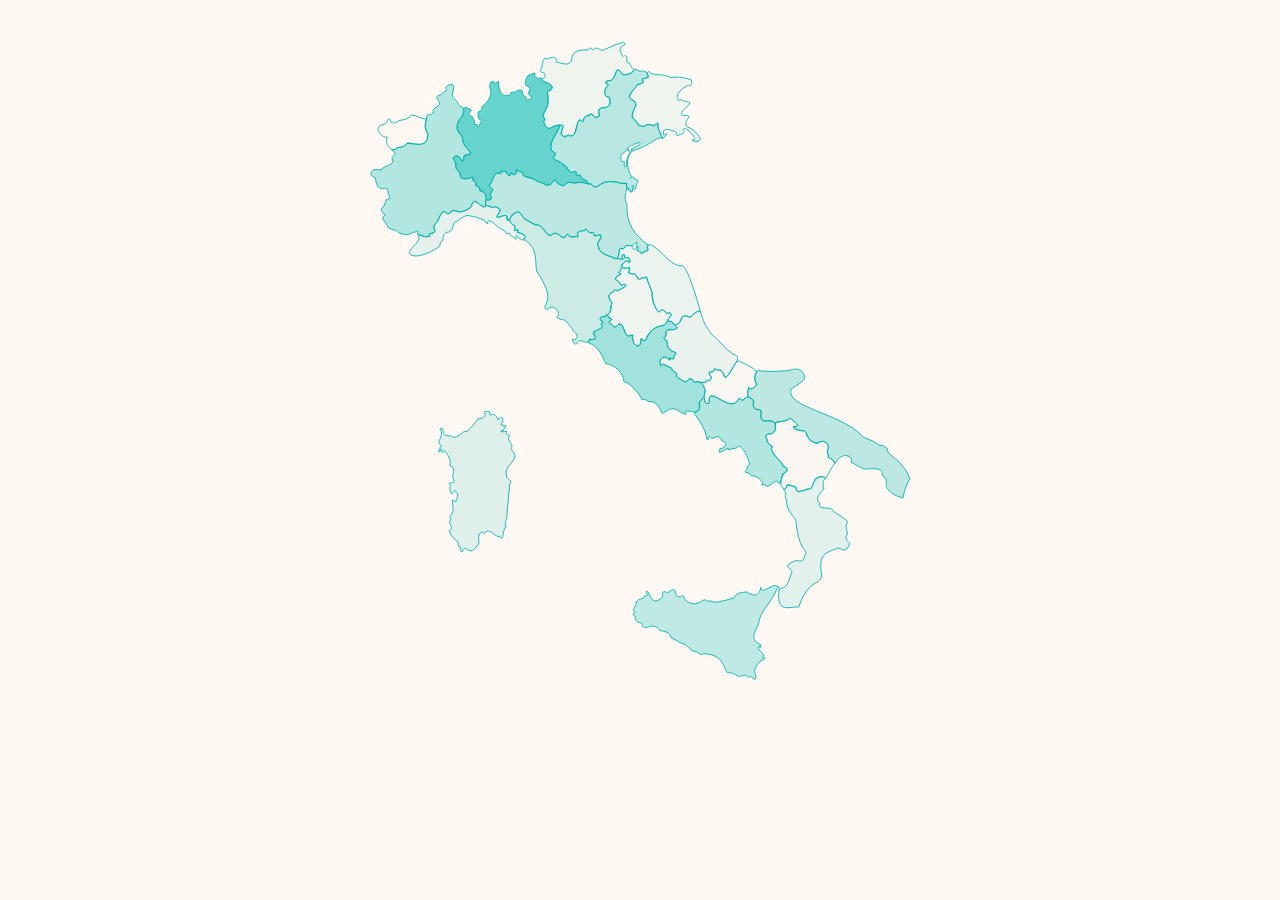
<file: website/map_all2015.html>
<!doctype html>
<html>
    
    <head>
        <link rel="stylesheet" type="text/css" href="css/stileregioni2015.css">
        <meta charset="UTF-8">
        <title>Map Sample</title>
    </head>
    
    <body>
                            
        <div class="map">
            <svg version="1.1" id="Livello_1" xmlns="http://www.w3.org/2000/svg" xmlns:xlink="http://www.w3.org/1999/xlink" x="0px" y="0px" width="724.9px" height="808.8px" viewBox="0 0 724.9 808.8" style="enable-background:new 0 0 724.9 808.8;" xml:space="preserve">
                
                <g id="mar">
                    <path class="st0" d="M411,295.3c-13.4,3.1-26-22.3-38.6-24.1c-3.6,3.8,0.5,6.8-1.2,7.2c-5,0.6-5.6,2.7-7.2,3.4
                    c-5.6-6.2-5.6-1-3.6-7.6c-1.4-1.2-1.8-0.9-1.8-1.1c-0.2,6-6.1,3.5-5.1,0c0.3-1.5-4,0.2-4-0.5c-5.4-0.9-3.7,2.3-5.8,3.4
                    c-5.6-1-5.6,2.1-5.1,4.2c0.3,2.6-2.5,4.9-1.6,7.3c6.2,0.6,7.2,1.7,4.2-3c4.5-4.2,2.9,1.5,3.7,2.2c5.7-1.8,6.9,2.2,5.5,5
                    c-1.5,2.1-1.6-1.9-2.2-2c-2.7,0.8-7.9,4.7-6.6,5.3c-0.6,5.4,6.7,3.4,8.6,2.4c0.8,7.7-4.9,5.6,3.5,7.8c3.6-1.9,5.3,3.8,6.1,4.9
                    c1.8,2.5,3.8,0.6,4.3-0.3c2.5-0.9,3.8,1.2,5-1.5c3.1,5.3,5.1,13.1,7.2,18.1c-1,8.6,3.5,17.2,7.3,22.4c7.5-7,7.6,4.3,12.6,0.9
                    c5.4,1.7-2.5,7.5-2.1,8c-1.4,4.1,6.8-0.3,5.8,3.9c2.8,5,10.5-2.2,9.3-3.2c0.9-6.4,6.5-5.9,9.9-3.6c5.3-2.5,7.5-8,12.7-6.7
                    C422.7,316.2,416.3,298.9,411,295.3z"/>
                </g>
                
                <g id="abr">
                    <path class="st0" d="M469.2,397.1c-9.5-6.4-15.3-15.2-23.6-22.1c-18.1-19.7-8.2-35.6-23.2-22.5c-3.6,4.6-4.4-0.2-7.5,0.6
                    c-7,0.2-5.2,9.2-10.9,9.9c-1.4,0.6-0.9,0.4-1.5,0.6c6.9,5.4-3.3,6.2-6.5,4.9c-7.2,3-1.8,9-5.1,8.6c-2.9,2.2,1.4,3.3,1.6,4
                    c3.5,15.4,7.2,10.9,11.2,14.5c-3.2,3.9-2.7,9.5-6.7,5.4c-2.2-0.2,0.7,1.7-0.1,2.5c-4.4-1.5-6.5-5.6-8.8-2.2
                    c-4.6,2.3-1.8,5.9-2.1,8.4c2.2,1.6,3.1-3.1,4.6-0.6c14.8,6.5,4.6,5.3,11.9,8.4c3.7,1.5,1.4,3.2,1.2,4.8c3,2.7,8.2,5.8,11.3,6.3
                    c3.2,0.5,3.9-7.1,5.5-2.8c2.6-0.6,2.7,1.2,3.1,2.4c2.2,2.2,6.3-0.6,8.7,1.3c4.4-0.1,5.8,1,5.4-0.9c3.5-3,3.2,0.4,6-3.3
                    c1.9-2.4-6.2-10.4,0.9-7.4c3.1,0.4,1.6-3.4,3.4-3.9c6.9,2,9.1,1.3,10.4,6.9c2.2,11,15.5-18.3,15.9-17.4
                    C475,399,472.3,397.7,469.2,397.1z"/>
                </g>
                
                <g id="mol">
                    <path class="st0" d="M495.8,417.8c0.2-5.1-20-12.1-20.2-13.2c-5.4,1.7-12.2,21.3-15.5,18.9c-6.6-14.6-6.3-4.3-10.3-9.4
                    c-3.5-0.8-2.1,1.9-3.3,3.1c-2.5,2.3-3.4-2.3-4.6,0.9c-0.1,2.8,1.7,4.5,2.5,5.1c1.3,2.5-4.8,5.6-4.3,4.3c-1.9-1.8-2.6,4.2-5.3,1.4
                    c-1.1-0.5-2,2.1-1,2.5c7.6,7.7-3.2,25.9,8.9,21.5c-3.8-11.9,5.4-6.5,5.3-7.2c10.3,4.3,22,14.8,27.9,2.2c4.6,1.3,3.8,3.6,6.9,0.2
                    c3.9-3.4,4-1.4,4.6-2.1c-3.7-3.9,0.4-8.4-0.5-10.8c5.8,4.9,5.9-2.6,9.3-2.9C492,422,495.1,422.3,495.8,417.8z"/>
                </g>
                
                <g id="laz">
                    <path class="st0" d="M437.4,439.2c-1.3-7.8-7.9-12.9-11.9-9.7c-3.3-1.4-1.4-4.6-4.8-3.6c-2.9-4.2-3.1,8.5-11.7-0.4
                    c-6.9-1.6-4.1-3.9-4.5-6.8c-7.2-3.5-4.1-2.4-6.2-6.1c-12.2-3.9-5.8-5.1-11.7-2.3c-4.3-10,5.6-11.9,8.6-7.4c2.6,2.6,1.9-1,1-1.1
                    c1.7-1.5,5.8,4,5.2-1.5c-0.3-4.5,2.8-2.4,2.3-4.5c-9.2-4-10.3-6.6-9.8-12.4c-1.9-4.6-4.8-2.9-3.8-5.1c3.6-2.5,1.1-6.2,3.8-8.7
                    c9.1-1,15.4-1.3,7.5-6.7c-7.1-9.8-9.9,1.8-12.3,1.1c-10.1,1.5-17.7,8.1-18.7,14.9c-5.5,7-5.4-2.2-6.9,0.5
                    c0.2,15.4-10.4,4.3-8.4,3.1c-3.6-7.2,1.2-6-1.6-7.5c-12.1,7.1-8-21.7-17.9-9.8c-3.9,2.1-4-2.4-6.2-2.3c-5.8-5.7,2.5-4.1,0.8-6
                    c-12.7-10.8-4.4,0.7-10.1-3.3c-6.4,1.3-1.9,5.7,0.1,6.6c-5.4,3.3,1.5,4.4-1.1,6c-10.3,6.9-10,3.7-10.2,6.1c5.4,8.1,0.5,8.6-4.1,7.2
                    c-1.6,1.9-1.4,4.3-0.9,4.8c11.6,3.7,14.9,15.3,19.4,23.6c10.3,0.9,21.2,12,20.6,20.7c5.4,1.3,10.3,5.8,13,9.7
                    c4,4.1,6.6,7.7,7.4,10.8c3.8-0.4,5.7,0.3,7.4,2.4c8.1-1.5,13.3,5.8,14.9,11.5c0.9,2.3,1.8,1.8,2,2.1c15.8-13,19.3,1.9,24-0.6
                    c1.2,2.8,2.7,0.5,2.8,1c-3.7-7.3,10.9,0.4,12.3-2.4c4.6-2.9,3.1-7.7,2.8-11.3C435.3,449.2,436.7,442.4,437.4,439.2z"/>
                </g>
                
                <g id="umb">
                    <path class="st0" d="M392.9,350c-6-6.4-6.1-3.7-8.3-1.2c-6.2-4.4-8.5-15.8-8.2-22.4c-1.8-6.9-5.4-11.2-5.9-16.9
                    c-1.1-2.8-9.6,3.2-9.8,1.2c-4-8.1-7.4-5.2-11.2-6.9c0.6-5.1,4.2-7.6-3.3-5.1c-7-3.6-5,2.7-7,3.8c-3.2,1.2,2.6,1.9,1.2,2.9
                    c-9.5,4.8-6,6.3-1.9,9c3,6.8,3.8,1.7,7,2.6c2.9,3.6-6.2,4.7-5.8,5.8c-4.8,3.2-6-2-8,2.9c-7.3,1.9-5.1,9.3-2.2,10.9
                    c2.5,1.4-1.5,5.5-1.1,6.7c1.2,8.9-4,7.2-3,9.2c0.5,5.1,4.1,2.6,4.6,4.5c-6.9,5.3,0.2,4.6,2.1,8.2c4,2.7,4.2-2.8,6.5-2.9
                    c9,2.9,4.6,17.8,13.6,13.2c3.2-1.6,2.1,2.2,1.2,2.4c1.7,5.1,1.3,7.3,3.7,8c4,5.3,7.2-2.2,6.4-5.4c-0.2-3.3,2.2,1.2,2.5,0.8
                    c3.1,1.5,4.9-3.2,4.1-3.6c0.1-3.6,4.6-2.3,3.5-5.7c5-5,8.4-6.4,12.9-7.4c7,0.1,7.5-8.7,11.4-11.8
                    C398.9,347.5,394.8,350.8,392.9,350z"/>
                </g>
                
                <g id="tos">
                    <path class="st0" d="M345,286.5c-1.3-1.6,1-3.9-1.5-3.7c-5.6,1.4,2.6,5-1.6,5.7c-4.2-3.2-7.1,0.8-10.3-2
                    c-7.5-3.9-16.4-4.9-17.3-13.7c-2.7-4.3,10.1-15.2-1.6-11.8c-6.7,1.1,0.2-5.4-7.8-3.1c-5.1-3.8-3.8-6.2-6.4-2.4
                    c-2.7-0.6-6.5,1-8.3,3c3.7,6.3-0.9,2.5-3.5,4c-7.9,0.7-7.5-7.2-10.2,0.6c-6.4,0.5-10.1-8.6-15.1-3.1c-6.2,3.2-10.3-9.6-14.4-10.4
                    c-29.4-8.5-16.6-21.5-31.5-12.5c-8.1,12.5,6.8,9.4,2.9,17.5c2.8,0.8,5.9-1.7,3.2,2.5c0.1,1.8,5.4-0.6,5.8,2.5
                    c2.8,1.6,5.3,2,2.4,4.5c-1.7,2.6,0.3,2.2,1.4,2.5c3.8,2.6,5.8,6.1,8.2,8.5c4.7,10.4,2.9,19.2,4.7,27.3c22.7,33.1,7.3,35.7,9.5,42.1
                    c0.9,1.8,2.2,1.4,2.6,1.6c3.9-8,18.1,2.6,10.6,8.3c3.2,3.7,8.2,2.1,11,4.9c4.1,5.4,7.5,8.2,7.9,10.7c2.2,2.7,6.9,4.7,3.4,9.5
                    c-2.4,3.1-3.6-2.4-4.5,1.3c6.2,11.5,5.1-1.1,10.1,1c10.1,2.3,8.3,3.4,9.1-1.1c8.5-0.9,9.3-1.5,5-7.4c0.5-4.2,14.3-5.5,9.4-10.3
                    c-1.6-1.9,2.4-1.5,1.9-2.6c-8-4.1,0.3-8.2,1-5.6c1.5,0.5,1.4-3.3,2.8-2.6c6.8-0.6,6.8-18,4.6-16.4c-5.1-10.7,4-8.2,4.4-11.7
                    c1.7-2.5,2.8-0.2,3.5,0.2c3.1-0.7,6.1-3.3,8.2-4.1c5.3-5.2-3-2-3.8-2.5c-2-3.8-5.7-5.3-6.6-6.8c2.2-6.7,10.1-3.6,4-7.6
                    c2.4-2.1,4-6.2,3.5-8.4c9.6-12.5,7.1,3.1,9.2-5.2C351.7,285.6,346.3,285.8,345,286.5z"/>
                </g>
                
                <g id="emi">
                    <path class="st0" d="M371.5,276.1c-2.3-2.3,0.5-2.5,0.5-4.2c-4.4-2.8-9.4-7.5-11.8-10.4c-10.5-10.7-13.4-24.2-12.7-36.3
                    c-5.7-9.9,2.2-17-0.8-24.2c-5.5,1.5-7.9-0.9-11.7-1.6c-7.5-0.3-15.5-0.8-20.2,5.1c-7.2,2-5.9-0.3-8.1-2.6
                    c-6.1,0.1-12.4-3.6-18.1-1.1c-8.8-1.5-9.8-0.7-13.1,2.9c-6.6,0-8.4-4.2-10.5-6.8c-5.8,7.8-10.7,7.9-13.9,3.6
                    c-4.4-1.9-8.7-1.7-10-3.9c-6.2-4.6-13.2-1.6-12.9-5.9c-1.6-5.7-2.9-2.1-4-2.8c-2.2-1-2.3-3.7-3.3-2.8c0,13.3-8.3-1.2-7,6.9
                    c-4-0.4-4.8-2.5-5.4-4.9c-7.6,1.1-5-2.5-5.9,3.3c-9.7-5.3-9,11.8-13.2,12.8c0.1,3.5,6.2,4,3.4,6.9c-3.8,3.4-1.6,4.5-1,6.8
                    c-1.3,7.8-7.9-2.2-6.7,8.9c5.6,1.7,9.3,4.6,10.8,1.8c15.4,4.5-8.2,16.7,8.9,10.9c8.7-3,2.4,7.1,7.5,4.4
                    c14.4-21.1,14.7,1.5,19.8,0.1c4.6,1.3,7,5.4,10,6c7.2-2.4,11.9,9,15.4,11.2c3.4,2.2,3.5,0,4-0.1c6.7-6,10.1,5.3,15.1,3.1
                    c2.1-6.7,4.1-3,4.9-1.2c2.8,1.8,6.6-0.2,8.9,0.2c3.3,0.3-2.6-5,2.2-5.3c3.1-2.7,3.1-1.4,5.4-1c3.5-5.8,4.1,0.9,5.7,1.3
                    c3,2.1,5.5-1.3,6.1,1.9c-1.9,5.2,6.4,0.3,7.2,0.9c3.1,7-6.9,8.9-1.9,14.3c1.7,9.8,14.9,10.2,20.8,13.6c2.9-3.4,2.2-8.2,3.1-10.6
                    c0.8-3.8,2.4-0.7,3.5-1.2c3.4-0.5,3.4-4.8,5.3-3.7c9.8,1.3,7.9-3.9,11.2-3.4c-1.8,5.6,3.8,4.9,0.3,7.9c-1.5,3.3,4.5,1,4.2,4
                    C365.4,281.8,373.9,277,371.5,276.1z"/>
                </g>
                
                <g id="ven">
                    <path class="st0" d="M353.9,164.1c26.8-9.5,26.3-16.6,34.6-14.5c-8.3-14.1-3.7-22.2-9.5-14.4c-9.5-4.1-11.3,1.9-14.6,0.5
                    c-6.5-0.7-5.6-8-10.5-9.5c-2-3.2,2.5-11.4,3.6-13.8c0.7-9.2-11.1-6.1-6-13.8c2.9-6.4,6.9-6.4,8.1-11.2c3.8,0.4,3.9-0.2,6-1.7
                    c1.4-0.4,1.2-0.8,0.7-1.4c-5.7-3.4,5.7-3.7,5.6-4.7c-0.1-8.8-7-7.4-9.8-7c-6.5-4.4-7.2-0.7-9.2,1.6c-13.9,6.5-10-2.4-16.3-3.4
                    c-2,2.6-3.8,7.5-4.9,10.3c-2.1,3.8-10.6,1-8.5,5c6.7,1.6-0.3,4.3-0.5,6.3c0,3-2,4.8,0.1,6.6c-1.2,3.9,4.6,1.9,5,3.7
                    c2.3,20.6-16.7,3.6-11.9,20.9c-6.4,4.8-7.7-2.1-8.7-2.3c-4.2,1.5-8.2,2.6-9.5,6c0.3,5.5-2.7,1.8-3.3,1.2
                    c-5.4-0.6-5.3,20.7-10.7,17.9c-2.5,1.7-1.8-1-3.4-1c-14.9,7.8-3.3-13.2-7.1-10.9c-4-1-6.3,8.3-6.8,9.6c-5.9,7.5-9.9,20-1,22.2
                    c0,3.9-4.2,5.1-0.9,8c6.8,0.4,9.1,6.4,13.9,8.2c6.2,12,7.8,2.3,10.4,5.5c2.4,1.1-3,5.2,2.9,3.8c2.5-1.3,2.3,1,2.6,1.1
                    c1.7,5.9,8.2,3,8,7.5c1,4.1,2.7,0,3.6,1c1.9,2.9,4.4,4.6,7,3.4c16.6-11.6,22-2,33.6-3.9c1.4,9,5,10.7,2.6,5.9
                    c3.8,0.9,1.7,6.6,3.4,4.2c-2.1-2.7,1.9,1.4,0.9-1c1.9-0.8-1.2-4.9,0.5-6.4c2.3-1,1.2,2.9,0.6,2.7c3.5,7.2,3.2-6.8,5.4-6.8
                    c1.3-3.1-2.9-2.8-3.5-3.1c-0.8-3-3.1-3.6-4-1.6c-2.8,2.2-0.2-1.5,0.1-1.4c0.5-0.9-1.7-3.6-2-4.2c-7.6-19.8,5.4-25,2.1-25.6
                    c-8.7,9.9-3.6,22.3-8.3,17.9c0.3-3.1,0.5-7.8-1-5.3c-3.8,2.1-2.6-8.6-2.3-8.5c9.2-3.9,2.5-7.8,9-3.4c3.3-1.6-6.8-3.3-0.3-4.3
                    c4.2-5.4,3.5,0.2,4.4-2.4c5.8-5.2,4.2,0.9,5.9-3.7c8.1,1.8-5.5,6.5-5.7,7.1C348.6,163.1,356.4,162,353.9,164.1z"/>
                    
                    
                    
                    
                    
                </g>
                
                <g id="fri">
                    <path class="st0" d="M417.3,136.9c-8.2-7.5,10.7-14.7-5.9-13.6c-6.9-5,15.5-14.3,5.7-15.7c-4.9-0.3-7.7-4.2-9.5-1.9
                    c-2,2.7-1.4-4.1-2.4-3.6c-1.2-6.6,12.7-14,13-13.4c5.2,2.7,3.7-8.6,1.5-6.9c-8.8-2.4-15.5-3.5-22-2c-9.9-5.6-19.4-0.9-25.2-6.9
                    c-3.9,0.7-0.2,4.9-0.1,6c-10.1,4.7-7.4,0.3-6.1,6.3c-6.9,3.9-6.3,0.7-8.9,6.2c-16,16,0.6,13.1-0.7,16.6c2.3,3.9,0.9,3.8,0.9,4.3
                    c-9.2,17,0.6,14.6,3.3,22c10.6,4.2,6.9-1.5,10.8-1c12.2,3.7,4.4,0.5,9.8-0.5c3.8-2.8,0.7,3.9,1.6,4.8c1.8,4.2,2.7,6.8,4.4,10.1
                    c2.7,4.8,3.4-2,5.5-2.4c0.1-3.9-2.9,2.4-3.9-0.4c-0.5-10,8.8-4.1,12.9-3.4c4.1,0.1,0.7,4.9,3.3,4.8c16.1-5,0.9-6,9-8
                    c7.4,3.9,15.9,16,7.9,12.6c0.4,4,9.3,2.7,9.7-1.1C427.8,144,423.6,138.1,417.3,136.9z"/>
                </g>
                
                <g id="tre">
                    <path class="st0" d="M348.2,62.8c-1.9-1.4,0.2-5.6-1-6.8c-4.2-4-2.1,2.2-5.6-2.2c-7.6-13.6,9.3-9.2,1.9-14.6
                    c-14.6,3.8-24.2,11.1-26,9c-3.1-2.6-7.4-3-8.9,0c-3.7-4.3-4.1-1.8-5.6,0c-12.6-0.7-18.3,1.7-19.1,11.5c-3,8-11.1,3.2-15.9,2.8
                    c-3.6-0.4-0.6-1.7-0.9-2.7c1.6-1.5-3.9-2.5-3.8-3.3c-5-0.2-6.3,3.7-10,1.1c-4,3.4-2.1,12-5.5,13.8c1.9,4.7,5.1,1.7,4.9,3.9
                    c2.5,3.5-1.6,7.5-1.9,5.1c-5.9,2.4,8.5,6.6,8.4,7c6.1,4.5-0.6,7.7-3,8.3c1.2,7.8,1.8,18.8-4.6,25.1c-1.2,5.9,3.8,6.5,0.5,9.3
                    c3.2,15.4,11.9,2.8,18.8,4.2c8.1-0.2-1.3,10.5,1,10.8c6,4.9,6,2.2,8.4,0.5c10.1,6.7,9.4-17.8,12.9-17.7c2.5,1.3,3.3,4,4.3,1.8
                    c0.8-9.2,7.1-3.9,7.8-7.9c5.7,1,5.6,6.6,10.6,2.1c-2.9-13.2,4.6-7.9,8.6-10.2c7.5-3.9,1.8-8.1,3.3-10.7c-6.5-1.8-4.7-3.4-6.1-5.5
                    c0.9-9.8,8.6-8.3,0.9-11.7c2.2-3.5,5.4-2.4,7-2.5c3.7-4.6,5.7-8.7,5.8-11.6c2.2-2.8,8.1,4.9,7.5,4.9c11.4-0.2,10.6-3.5,12.8-6.1
                    C350.9,68.7,352.1,61.9,348.2,62.8z"/>
                </g>
                
                <g id="lom">
                    <path class="st0" d="M295.8,195.6c-4-8.7-3.3-0.8-6.9-4.3c2.5-5.9-3.3-3.4-4.7-2.6c-3.7,0.5-2.2-3.3-5-3.6
                    c0.4-5.5-15.1-10.7-15.4-11.9c-2.8-3.4,2.4-3.5,1.8-6c-13.8-7.7,2.6-22.8,5.4-33c-5.3,0-9.6,2.2-12.8,4.4c-3.6-1.1-7.3-8.1-6-8.5
                    c3.2-3.1-0.5-3.8-0.6-5.9c0.9-7.6,5.6-10.5,5.9-17.1c-3.3-20.6,1.4-6,4.3-16c-1.7-7.1-11.1-4.3-12.5-10c-1.5-3-3.6,1.9-4.6-1
                    c-2.8-1.7-3.6-1.8-2.7-3.4c0.6-5.7-5.8,1.6-7.5,0c-6.3,9.5-4.1,12.9,2.2,14.5c-0.8,4.2-4.4,7,0.1,9.7c3.6,5-3.8,3.5-4.4,4.6
                    c-3,0,0.6-2.5-0.5-3.1c-7.8-4.2-1.7-5.6-4.3-7c-4.5-4.2-8.7,2.7-11.5,1.1c-4.2-0.3-0.7,5.7-4.6,3.2c-8.8,4.4-11.6-9.9-11.1-14.7
                    c-0.5-0.9-0.6-0.7-1.2-0.9c-3.8,6.4-2.1-1.6-7.1,0.3c-4,3.9-1.2,8.4-0.7,12c0.4,7.8-6.8,13.6-10.5,17.1c0.6,5.1-1.8,4.3-4,5.7
                    c-1.7,12.8,5.6,7.4,3.5,11.1c-4.6,8.6-2.8,2.9-7.5,3.1c-1.9,1.5-0.6-1.2-0.2-1.2c1.2-2.7-2.4-6.3-2.7-7.8c-8.1-2.9-1.2-4.7-1-7.3
                    c-14.6-9.3-5.1,4.9-12.4,9c-6.7,7.5-3.8,16.8,2.5,22.1c-2.1,8.7,9.3,13.6,8.8,20.3c-10.8-2.8-5.8,7-9.6,7.6c-1.2-5.6-8-9-10.3-3.4
                    c3.3,4.2,3.4,6.1,3.6,10.7c2,3.2,6,7.1,5.1,11.1c10.9,5,16-5.4,14.1,3c2.3,1.9,4.6,2.3,3.3,5.4c0.4,3.5,5.7,0.8,4.5,6
                    c13.6,6.1,2.1,12.7,11.3,11.2c5.7-1.6-0.9-6.7,0.6-6.8c7.9-8.4-3.3-7.1-1-10c5-4.6,5.7-18.1,13.2-12.8c-0.2-7.9,1.3-1.3,3.8-2.5
                    c3.7-3.1,2.6,5.5,7.1,3.9c0.3-5.1,2.2-1.9,3.6-0.4c4.4-1.2,3.9-2.1,3.7-6.2c3.3,3.1,7.2,2.6,7.3,5.6c3.4,5.3,12.8,3.3,16.8,8.3
                    c12.4,3.5,13.4,7.8,19.5-2.2c1.9-0.1,2.6,2,2.1,3.1c6.1,4.1,8.5,4.3,9.6,3.3c2.8-5.5,10.6-2.5,10.7-2.5c6.8-0.9,11.6-1.6,16.1,1.4
                    C302.6,196.9,298,197.1,295.8,195.6z"/>
                </g>
                
                <g id="val">
                    <path class="st0" d="M117.5,127.3c-8,0-9.6-3.9-16.6-4.5c-9.1,8.4-15.4,3.8-18.7,9.3c-3.7-3.6-3.6,2-4.9-0.4
                    c-2.6-7.6-4.1-4.2-4.3-2c-0.9,3.2-7.1,4.4-8.5,5.1c-7.2,5,3.4,15,8,13.1c-1.6,6-0.5,11.3,4.4,13.2c1.2,4.5,8.6-1.9,9.2-1.3
                    c3.9,0,7.7-1.5,8.8-4.6c17.1,1.2,23.5,3.6,24.3-10.8C115.3,139,115.6,132.1,117.5,127.3z"/>
                </g>
                
                <g id="pie">
                    <path class="st0" d="M178.8,209.7c-1-2.7,0-5.1-3.3-5.1c-3.6-1.7,0.7-5.9-4.5-6.5c-0.7-3.3,0.1-4.5-3.3-3.2
                    c-12.3,2.9-11.2-1.5-12.2-7c-3.4-4.2-3.9-1.5-4.5-7c1.3-4.8-4.5-7.5-2.5-9.5c5.4-4.6,8.6,1.8,9.7,4.6c3.6-2.2,1.3-4.7,2.4-6.6
                    c15-2.5,2.2-6.7,0-13.3c-2.6-4.7-0.4-6.9-3.3-10.6c-13.7-12,7-23,2.7-28.7c-0.4-2.4-0.4-2.7-1.1-3.2c-6.7-1.3-4.7-7.6-9.5-9.3
                    c-6.4-4.3,4.7-17-4.3-16.8c-11,4.4-0.5,6.2-7.5,8.5c-2.2,3-4.4,4.6-6.7,4.2c-5.2,3.9,5.8,7.7,0,12.3c-3.2,2.2-6.4,2.9-5.5,6.2
                    c-1.4,5.9-7.6,2.6-7.4,4.4c-0.7,8.4-4.4,14.7,0.9,20c1.3,13.9-7.9,14.3-15.2,12.9c-11.7-3-7.5-0.1-11.5,2.5
                    c-2.1,1.6-7.7,0.8-8.9,2.8c-2.7,3.2-3.3-1.1-5.4,1.8c8.9,5.4-1.1,5.8,0.1,9.5c5.3,8.2-11.2,8-11.4,12.6c-4.4,1.3-9-1.6-11.9,2.2
                    c-3.4,2.3,2,7.9,4.2,7.2c1.8,18.7,10.8,10.1,13.9,12.9c2,14.7,7.1,9.1-1.5,12.2c-2.4,11.5-7.6,9.5-5.1,12.9
                    c1.1,4.1,5.6,4.6,3.5,5.4c-7,2.7,4.4,10.5,3.1,13.3c3.6,3.6,10.7,2.2,13,6.7c13.1,4.4,10.8,0.5,19.2-1.2c4.5-2.8,2.5,2.7,1.8,2.7
                    c5.8,2.3,15.2,5.4,14.8-0.9c10.2,0.1,2.7-7.5,4.6-8.9c4.2-5.3,6.5-10.3,9.2-15.6c7.2-1.9,6.3,6.2,10.3-1c3.7-2.2,7.6,0.4,10.2,0.9
                    c18-3.9,12-11.9,17.2-12.4c14.5,9.4,11.6,8.9,12.7-4.2C186.3,212.2,181.2,210,178.8,209.7z"/>
                </g>
                
                <g id="lig">
                    <path class="st0" d="M231.2,261.6c-2.8,6.2-3.1,6.2-10.7-0.5c-2,2.1,4.2,8.8-8.1-1.8c-1.1-3.3-2.4,2.7-4.3-2.2
                    c-2.6-4-9.6-4.9-10.8-7.9c0.5-0.7-12-10-9.2-2c-0.4-0.2,0,0.5-2.2-0.6c-2.9-5.7-5.2-3.6-13.2-7.5c-5.6,2-4.7-6.8-20.2,5.7
                    c-5.6-0.4-2.5,7.3-7.7,11.3c-1.6,2-8.8-0.6-8.5,10.4c-3,0.9-3,3.7-3.5,6.5c-6.9,5.5-19.7,12.2-29.6,11.4
                    c-16.1-3.9,9.6-14.2,5.1-23.1c2.2-2.6,7.6,3.2,13,0.5c-2.7-5.3,3.9-1.2,5.7-5.4c1.2-1.8-4.9-4.2,3.8-12.3c0.9-2.8,2.3-8.6,6.6-10.7
                    c6.9,3,1.8,4.8,11.3-1.1c6.9,2.4,10,2.7,20.7-4.1c1.1-2.3-2.6-2.6,3-6c2.2-2.4,5.6,4.6,11,6.3c5.5-3.1,3-1.9,11,0.5
                    c2.2-1.8,2.3-0.6,7.4,1.5c3,1.5-8.2,10.6-1.1,9.8c2.5-0.8,5.4-3.3,8.9-1.8c2,1-2.6,5.9,3,4.8c2,1.8-1.2,2.5,6.5,6.5
                    c1.3,1.8-1.3,0.8-0.4,5c-1.3,3.2,7.5-4.8,2.9,3.1C224.2,257.2,228,259.1,231.2,261.6z"/>
                </g>
                
                <g id="cam">
                    <path class="st0" d="M531,528.6c-7.5-7.3-20.4-22.4-17.7-24c2.8-3.4-3.4-3.2-3.3-4.8c-3.1-2.6-0.9-6.9-3.7-8.5
                    c1.2-0.8,2.3-3.1,3.3-3.2c9.4,3.1,11.9-14,2.7-14.4c-15.1,0.2-10.7-3.9-10.7-11.1c-2.4-4.6-7.2-0.1-7.7-4.1
                    c-3.6-3.1-1.4-4.7-0.9-6c-0.3-5-6.9-7.3-9.4-5.5c-6.3,7.6-6.1-2.5-8.1,1.6c-10.3,18.9-35.6-19.5-33.8,4.4
                    c-5.5,3.9-4.7-5.5-6.1-5.8c-3.9,2.1-6.2,5.9-5,9.8c2.1,7.2-10.7,6-4.6,9.7c7.4,10.6,12.8,20.4,12.9,27.9c3.9,1,2,0,1.5-1.6
                    c-0.2-3,5.6-0.1,4.4,0.9c13.2-6.8,8.1,4.3,14.7,3.5c5,4-5,9.6-4.9,7.4c-5.3,9.8,4.6,1.5,6.8,1.4c0.8-2.2,4.3,2.4,2.2-0.4
                    c-3.5-1.9,2-0.2,1.5,0.7c7-2.5,7.9-0.7,8.1-2.5c6.8-7.1,15.5,19.3,14.8,17.9c0.6,4-2.7,3-2.6,4c0.1,5.9-4,4.6-1.4,6.9
                    c4-0.5,5,3.3,6.7,4.2c6.1-1.9,15,9.1,12.1,9.1c-3.1,0.6,1.5,1.9,1.2,0.4c2.5,0.6,3.8,2.4,4.9,2.1c7.8-3,7.9-9.1,14-3
                    C528.2,526.2,531.2,536.2,531,528.6z"/>
                </g>
                
                <g id="pug">
                    <path class="st0" d="M646,505.1c-5.1-2.8-3.9-3.8-8.7-3.4c-11-8.5-17.5-7.1-21-11.6c-22.3-24.8-87.7-32.2-80.6-52.9
                    c8.8-6.4,17.2-9.8,15.5-15.2c-4.5-11.4-13.2-7.5-18.7-6.1c-12.6,0.9-24.2,1.8-35.6-0.3c-3.4,6.5-4.1,12.9,0.2,15.9
                    c-7.8,7.3-6.9,5.4-10.2,3.8c-2.9,12.5,2.2,11.6,5.4,14.4c0.2,13.8,3.4,9.4,8.7,11.7c0.4,22.1,6.2,6.8,15.7,14.3
                    c22.8-3.2,16.5-7.7,20.8-3c13.6,10.7-1,5.4,0.9,8.3c3.1,2.7,6.2,3.3,7.6,4c10.1-2.5,6.4,9.3,14.3,12.1c3.5,1.9,4.7,3.5,6.1,2.2
                    c7.5-6.5,15,1.7,11,8.5c2.3,11.9-1,5.2,5.7,10.2c1.6,2.4,2,3.1,3.2,4c10.1-16.5,22.7-5,17.9-1.2c6.1,3.7,10.7,5.3,15.1,8
                    c10.2-0.6,21.5-1.3,21.2,5.4c-0.1,3.5,3.5,4.6,4.4,6.3c-0.3,5.5,0.5,6.7,0.1,9.5c4.6,7.1,13.4,10.5,19,12c1.9-9.3,4.6-16.7,8-22.3
                    C662.3,515.1,645.8,515.1,646,505.1z"/>
                </g>
                
                <g id="bas">
                    <path class="st0" d="M578.9,512.7c-3-2.7-1.3-7.5-0.1-9.4c-7.1-15.5-14.3,5.6-25.4-13c1.2-9.5-13.5-3-15-9.8
                    c11.6-0.4-2-7.6-3.4-10.1c-11.4,8.8-19.1-3-17.2,13.3c-5.1,8.3-8.2,2.9-11.3,7c1.8,4.7,2.5,10.2,7.6,12c-3.3,7,5.2,12,8.2,16.2
                    c4.9,3.3,1.8,7.3,6,7.6c6,1,1.1,8.3-2,7.4c-5.7,21,1.6,12.1,0.5,18.5c7.3-1-0.3-8.5,10.9-3.9c6-1,2.4,4.9,5.8,6
                    c19.2-2.8,15.6-4.7,20.1-15c4.7-0.8,9.2-3.8,11.6,0c4.5-5.7,6.1-12.1,10.8-17.5C581.2,513.4,577,518.7,578.9,512.7z"/>
                </g>
                
                <g id="cal">
                    <path class="st0" d="M600.4,603.4c-0.9-6.9-2.7-9.2,0.3-14.1c-6.4-7-15.8-9.7-18.3-14.6c-4.2-2.3-16.7,0.9-13.7-6.5
                    c-6.8-6.2,1.8-12.5,4.6-16.6c-1.2-5.2-1.7-9.6,1.9-12.1c-9.2-7.1-14,5.5-15.9,10.6c-0.4,3.6-5.9-0.4-6.6,2.4
                    c-5.5,1.7-11.3,5.1-11.2-2.7c-7.4-1.7-10.7-6.2-11.1-0.1c-1.9,2.2-3.5,4-1.3,6c1.4,2.8-1.6,4.9,0.9,7.1
                    c0.9,17.2,11.6,21.6,11.3,26.1c4.4,38.8,14.1,30.1,10.6,37.8c-1.3,8-5.4,8.9-9.2,6.8c-4.3,0.8-7.9,3.8-10.5,5.1
                    c-1.7,3.6,4.2,4.8,4.6,7.5c-7,23.6-9.9,17-14.6,20.3c-4.2,28.4,10.5,20.3,22.3,20.6c11.6-32.8,23.1-23.6,26.7-35.5
                    c-5.3-25.7,4.4-27.1,19.3-32.1c11.9,7.5,10.4-5.4,13.1-5C599.8,611.6,596.9,607.3,600.4,603.4z"/>
                </g>
                
                <g id="sic">
                    <path class="st0" d="M500.7,664.6c0.6,4.4-4.4,8.7-5.9,8.9c-4.4-0.6-7-1.2-9.8-3.8c-12.2,1.4-11.8,2.6-14.9,7
                    c-13.1,3.6-22.7,6.7-25.2,3.5c-9,1-5.7-2.9-10.3-0.7c-10,6.4-14,3.7-20.1,0c-4.1-9.9-1.2-3.9-7.5-4.1c-3.2-0.7-2-1.1-2.9-1.8
                    c-1.9-14.3-8.1-0.2-11.8-3.8c-4.4-1.9-5,3.5-3.6,5.4c-14.1,13.7-14.9-6.6-17.7-5.5c-2-2.7-1.3,2-0.1,2.3c-1.4,4.5-2,1.9-3.7,2.6
                    c-0.1,5-5.8,1.5-6.8,4.8c-1.5,1.8-2.5,1.2-2.8,1.5c3.6,3.8-6.6,8.9-1.1,11.5c1,2.7-2.4,2-2,3.6c0.9,0.8,2.2,0.9,2.2,1.9
                    c0.4,10.2,9,4.2,8.3,10.7c3.8,5.3,8.8-1.3,13.4,0.6c6.2,0.9,5.5,3.9,6.3,4.5c6.6,2.1,11.9,1.4,13.4,8.5c6.2,2.7,10.6,6.8,16.2,7.8
                    c5.1,4.1,7.4,8.8,12.8,7.9c5.9,6.6,6.5,2.3,9.9,2.8c26.1,1.5,20.7,24.6,28.6,21.7c7.1,0.8,8.7,6.4,14.3,3.2c2.5-0.8,4.3-0.5,5.5,1
                    c3.6,3,3.9-2.4,5.8,1.5c6.1,5.9,4.2-5.3,2.3-7.3c4.9-17.3,18.9-13,9.3-16.2c6.4-3-10.2-9.9-3-12.7c-0.4,4.7,3.3-1.7,0.7-1.8
                    c-15.1-6.1-2.8-18.5-1.8-24.9c1.2-10.3,9-18.5,14.4-27c5.8-7.2,5.5-14.2,8.9-13.3C515.3,655.9,503.5,675.1,500.7,664.6z"/>
                </g>
                
                <g id="sar">
                    <path class="st0" d="M209.4,536.8c-3.4-10.2,9-14.9,9.9-23.1c-1.5-5.1-6.4-7.6-3.6-10.5c0-4.7-6.7-7.8-3-11.9
                    c3.3-0.6-5.8-2.7-3.4-4.3c2.6-2.9-4.5-0.4-6.2-1c-1.5-1.4,2-1.8,2.3-0.9c1.5-3,1.4-4.2,3.6-5.3c-0.4-1.8-2.7-1-2.9,0
                    c-0.7-2.6-0.7-2.5-2.6-0.7c-1.6-0.6,1.7-5,1.7-5c-0.2-7.8-4-4-5.1-1.5c-6.3-13.6-9.9,0.3-10.2-9.7c-3.8-2.3-2.4,1.3-3.7,0.4
                    c-4.9-2.3,0.2,2.9-1.7,5.2c-2.6,2.2-4.5,2.4-7.7,2.7c-5.4,6.9-10,12.3-10.6,12.4c-0.9,3.5-5.8,1-7.3,3.5
                    c-11.4,10.6-12.4,1.5-14.8,3.8c-11.3-0.5-5-8.5-9.8-9.3c-1.7,2.1-1.4,3.2,0.3,4.3c1.4,9.9-7.3,10.9,0.1,16c-6,8.4-1.9,9.8-1,4.1
                    c4.5-0.6-2.9,6.9,4.8,1.9c13.4,17-0.1,15.8,9.5,19.2c2.7,3-2.4,9.8,0.8,13.4c3.6,6.5-10.1,2.1-3.5,7.1c-2.3,3.5,0,7,0.9,9.5
                    c1.6,1.1,2.3-4.8,4.2-3.1c5.5,3.3,1.7,9.3,0.6,12.3c-2,0.7-2.8-4.7-3.9-1.6c0.5,6.7,2.3,11.9-0.8,16.3c-4.9,3.4,2.3,5.8-2.7,8.1
                    c1.5,3.9,4.8,8.4,0,10.1c1.1,5.8,6.5,10.8,9.8,12.9c1,2.2-0.6,5.7,2.5,5.8c2.3,1.9-1.5,4,1,4.6c1.1,0.2,0.2,2.2,1.4,1.6
                    c3.6-9,6.4-1,8.6-1.8c4.1,2.5,11.5-8,10.9-9.6c-1.9-9.3,2.7-14.6,6-9.9c5.8-8.8,12.9,5.9,17.8,3.1c4.3,9.7,3.4-11.7,7.6-10.5
                    c-3.1-2.7-0.2-7.6,0.6-9.8c-0.1-7.9,1-14.9,1.6-20.8c-0.2-6.9,1.4-12.7,1.6-18.8C217.4,541.9,209,540.3,209.4,536.8z"/>
                </g>
            </svg>
            
        </div>        
        
        <script src='https://cdnjs.cloudflare.com/ajax/libs/jquery/2.1.4/jquery.js'></script>
        <script src="js/regioni_all2015.js" type="text/javascript"></script>
    
    </body>
   
</html>
</file>
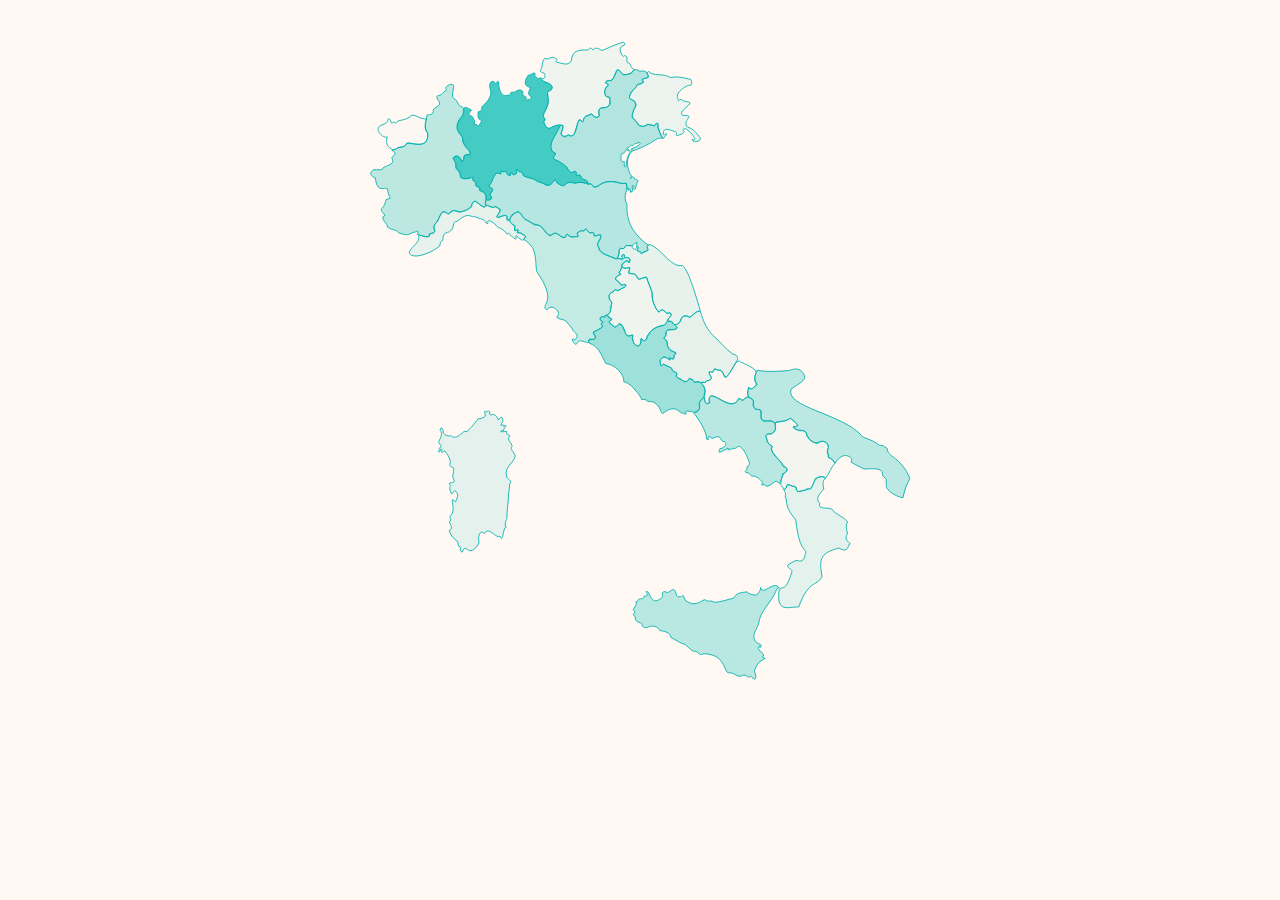
<file: website/map_all2016.html>
<!doctype html>
<html>
    
    <head>
        <link rel="stylesheet" type="text/css" href="css/stileregioni2016.css">
        <meta charset="UTF-8">
        <title>Map Sample</title>
    </head>
    
    <body>
        
        <div class="map">
            <svg version="1.1" id="Livello_1" xmlns="http://www.w3.org/2000/svg" xmlns:xlink="http://www.w3.org/1999/xlink" x="0px" y="0px" width="724.9px" height="808.8px" viewBox="0 0 724.9 808.8" style="enable-background:new 0 0 724.9 808.8;" xml:space="preserve">
                
                <g id="mar">
                    <path class="st0" d="M411,295.3c-13.4,3.1-26-22.3-38.6-24.1c-3.6,3.8,0.5,6.8-1.2,7.2c-5,0.6-5.6,2.7-7.2,3.4
                    c-5.6-6.2-5.6-1-3.6-7.6c-1.4-1.2-1.8-0.9-1.8-1.1c-0.2,6-6.1,3.5-5.1,0c0.3-1.5-4,0.2-4-0.5c-5.4-0.9-3.7,2.3-5.8,3.4
                    c-5.6-1-5.6,2.1-5.1,4.2c0.3,2.6-2.5,4.9-1.6,7.3c6.2,0.6,7.2,1.7,4.2-3c4.5-4.2,2.9,1.5,3.7,2.2c5.7-1.8,6.9,2.2,5.5,5
                    c-1.5,2.1-1.6-1.9-2.2-2c-2.7,0.8-7.9,4.7-6.6,5.3c-0.6,5.4,6.7,3.4,8.6,2.4c0.8,7.7-4.9,5.6,3.5,7.8c3.6-1.9,5.3,3.8,6.1,4.9
                    c1.8,2.5,3.8,0.6,4.3-0.3c2.5-0.9,3.8,1.2,5-1.5c3.1,5.3,5.1,13.1,7.2,18.1c-1,8.6,3.5,17.2,7.3,22.4c7.5-7,7.6,4.3,12.6,0.9
                    c5.4,1.7-2.5,7.5-2.1,8c-1.4,4.1,6.8-0.3,5.8,3.9c2.8,5,10.5-2.2,9.3-3.2c0.9-6.4,6.5-5.9,9.9-3.6c5.3-2.5,7.5-8,12.7-6.7
                    C422.7,316.2,416.3,298.9,411,295.3z"/>
                </g>
                
                <g id="abr">
                    <path class="st0" d="M469.2,397.1c-9.5-6.4-15.3-15.2-23.6-22.1c-18.1-19.7-8.2-35.6-23.2-22.5c-3.6,4.6-4.4-0.2-7.5,0.6
                    c-7,0.2-5.2,9.2-10.9,9.9c-1.4,0.6-0.9,0.4-1.5,0.6c6.9,5.4-3.3,6.2-6.5,4.9c-7.2,3-1.8,9-5.1,8.6c-2.9,2.2,1.4,3.3,1.6,4
                    c3.5,15.4,7.2,10.9,11.2,14.5c-3.2,3.9-2.7,9.5-6.7,5.4c-2.2-0.2,0.7,1.7-0.1,2.5c-4.4-1.5-6.5-5.6-8.8-2.2
                    c-4.6,2.3-1.8,5.9-2.1,8.4c2.2,1.6,3.1-3.1,4.6-0.6c14.8,6.5,4.6,5.3,11.9,8.4c3.7,1.5,1.4,3.2,1.2,4.8c3,2.7,8.2,5.8,11.3,6.3
                    c3.2,0.5,3.9-7.1,5.5-2.8c2.6-0.6,2.7,1.2,3.1,2.4c2.2,2.2,6.3-0.6,8.7,1.3c4.4-0.1,5.8,1,5.4-0.9c3.5-3,3.2,0.4,6-3.3
                    c1.9-2.4-6.2-10.4,0.9-7.4c3.1,0.4,1.6-3.4,3.4-3.9c6.9,2,9.1,1.3,10.4,6.9c2.2,11,15.5-18.3,15.9-17.4
                    C475,399,472.3,397.7,469.2,397.1z"/>
                </g>
                
                <g id="mol">
                    <path class="st0" d="M495.8,417.8c0.2-5.1-20-12.1-20.2-13.2c-5.4,1.7-12.2,21.3-15.5,18.9c-6.6-14.6-6.3-4.3-10.3-9.4
                    c-3.5-0.8-2.1,1.9-3.3,3.1c-2.5,2.3-3.4-2.3-4.6,0.9c-0.1,2.8,1.7,4.5,2.5,5.1c1.3,2.5-4.8,5.6-4.3,4.3c-1.9-1.8-2.6,4.2-5.3,1.4
                    c-1.1-0.5-2,2.1-1,2.5c7.6,7.7-3.2,25.9,8.9,21.5c-3.8-11.9,5.4-6.5,5.3-7.2c10.3,4.3,22,14.8,27.9,2.2c4.6,1.3,3.8,3.6,6.9,0.2
                    c3.9-3.4,4-1.4,4.6-2.1c-3.7-3.9,0.4-8.4-0.5-10.8c5.8,4.9,5.9-2.6,9.3-2.9C492,422,495.1,422.3,495.8,417.8z"/>
                </g>
                
                <g id="laz">
                    <path class="st0" d="M437.4,439.2c-1.3-7.8-7.9-12.9-11.9-9.7c-3.3-1.4-1.4-4.6-4.8-3.6c-2.9-4.2-3.1,8.5-11.7-0.4
                    c-6.9-1.6-4.1-3.9-4.5-6.8c-7.2-3.5-4.1-2.4-6.2-6.1c-12.2-3.9-5.8-5.1-11.7-2.3c-4.3-10,5.6-11.9,8.6-7.4c2.6,2.6,1.9-1,1-1.1
                    c1.7-1.5,5.8,4,5.2-1.5c-0.3-4.5,2.8-2.4,2.3-4.5c-9.2-4-10.3-6.6-9.8-12.4c-1.9-4.6-4.8-2.9-3.8-5.1c3.6-2.5,1.1-6.2,3.8-8.7
                    c9.1-1,15.4-1.3,7.5-6.7c-7.1-9.8-9.9,1.8-12.3,1.1c-10.1,1.5-17.7,8.1-18.7,14.9c-5.5,7-5.4-2.2-6.9,0.5
                    c0.2,15.4-10.4,4.3-8.4,3.1c-3.6-7.2,1.2-6-1.6-7.5c-12.1,7.1-8-21.7-17.9-9.8c-3.9,2.1-4-2.4-6.2-2.3c-5.8-5.7,2.5-4.1,0.8-6
                    c-12.7-10.8-4.4,0.7-10.1-3.3c-6.4,1.3-1.9,5.7,0.1,6.6c-5.4,3.3,1.5,4.4-1.1,6c-10.3,6.9-10,3.7-10.2,6.1c5.4,8.1,0.5,8.6-4.1,7.2
                    c-1.6,1.9-1.4,4.3-0.9,4.8c11.6,3.7,14.9,15.3,19.4,23.6c10.3,0.9,21.2,12,20.6,20.7c5.4,1.3,10.3,5.8,13,9.7
                    c4,4.1,6.6,7.7,7.4,10.8c3.8-0.4,5.7,0.3,7.4,2.4c8.1-1.5,13.3,5.8,14.9,11.5c0.9,2.3,1.8,1.8,2,2.1c15.8-13,19.3,1.9,24-0.6
                    c1.2,2.8,2.7,0.5,2.8,1c-3.7-7.3,10.9,0.4,12.3-2.4c4.6-2.9,3.1-7.7,2.8-11.3C435.3,449.2,436.7,442.4,437.4,439.2z"/>
                </g>
                
                <g id="umb">
                    <path class="st0" d="M392.9,350c-6-6.4-6.1-3.7-8.3-1.2c-6.2-4.4-8.5-15.8-8.2-22.4c-1.8-6.9-5.4-11.2-5.9-16.9
                    c-1.1-2.8-9.6,3.2-9.8,1.2c-4-8.1-7.4-5.2-11.2-6.9c0.6-5.1,4.2-7.6-3.3-5.1c-7-3.6-5,2.7-7,3.8c-3.2,1.2,2.6,1.9,1.2,2.9
                    c-9.5,4.8-6,6.3-1.9,9c3,6.8,3.8,1.7,7,2.6c2.9,3.6-6.2,4.7-5.8,5.8c-4.8,3.2-6-2-8,2.9c-7.3,1.9-5.1,9.3-2.2,10.9
                    c2.5,1.4-1.5,5.5-1.1,6.7c1.2,8.9-4,7.2-3,9.2c0.5,5.1,4.1,2.6,4.6,4.5c-6.9,5.3,0.2,4.6,2.1,8.2c4,2.7,4.2-2.8,6.5-2.9
                    c9,2.9,4.6,17.8,13.6,13.2c3.2-1.6,2.1,2.2,1.2,2.4c1.7,5.1,1.3,7.3,3.7,8c4,5.3,7.2-2.2,6.4-5.4c-0.2-3.3,2.2,1.2,2.5,0.8
                    c3.1,1.5,4.9-3.2,4.1-3.6c0.1-3.6,4.6-2.3,3.5-5.7c5-5,8.4-6.4,12.9-7.4c7,0.1,7.5-8.7,11.4-11.8
                    C398.9,347.5,394.8,350.8,392.9,350z"/>
                </g>
                
                <g id="tos">
                    <path class="st0" d="M345,286.5c-1.3-1.6,1-3.9-1.5-3.7c-5.6,1.4,2.6,5-1.6,5.7c-4.2-3.2-7.1,0.8-10.3-2
                    c-7.5-3.9-16.4-4.9-17.3-13.7c-2.7-4.3,10.1-15.2-1.6-11.8c-6.7,1.1,0.2-5.4-7.8-3.1c-5.1-3.8-3.8-6.2-6.4-2.4
                    c-2.7-0.6-6.5,1-8.3,3c3.7,6.3-0.9,2.5-3.5,4c-7.9,0.7-7.5-7.2-10.2,0.6c-6.4,0.5-10.1-8.6-15.1-3.1c-6.2,3.2-10.3-9.6-14.4-10.4
                    c-29.4-8.5-16.6-21.5-31.5-12.5c-8.1,12.5,6.8,9.4,2.9,17.5c2.8,0.8,5.9-1.7,3.2,2.5c0.1,1.8,5.4-0.6,5.8,2.5
                    c2.8,1.6,5.3,2,2.4,4.5c-1.7,2.6,0.3,2.2,1.4,2.5c3.8,2.6,5.8,6.1,8.2,8.5c4.7,10.4,2.9,19.2,4.7,27.3c22.7,33.1,7.3,35.7,9.5,42.1
                    c0.9,1.8,2.2,1.4,2.6,1.6c3.9-8,18.1,2.6,10.6,8.3c3.2,3.7,8.2,2.1,11,4.9c4.1,5.4,7.5,8.2,7.9,10.7c2.2,2.7,6.9,4.7,3.4,9.5
                    c-2.4,3.1-3.6-2.4-4.5,1.3c6.2,11.5,5.1-1.1,10.1,1c10.1,2.3,8.3,3.4,9.1-1.1c8.5-0.9,9.3-1.5,5-7.4c0.5-4.2,14.3-5.5,9.4-10.3
                    c-1.6-1.9,2.4-1.5,1.9-2.6c-8-4.1,0.3-8.2,1-5.6c1.5,0.5,1.4-3.3,2.8-2.6c6.8-0.6,6.8-18,4.6-16.4c-5.1-10.7,4-8.2,4.4-11.7
                    c1.7-2.5,2.8-0.2,3.5,0.2c3.1-0.7,6.1-3.3,8.2-4.1c5.3-5.2-3-2-3.8-2.5c-2-3.8-5.7-5.3-6.6-6.8c2.2-6.7,10.1-3.6,4-7.6
                    c2.4-2.1,4-6.2,3.5-8.4c9.6-12.5,7.1,3.1,9.2-5.2C351.7,285.6,346.3,285.8,345,286.5z"/>
                </g>
                
                <g id="emi">
                    <path class="st0" d="M371.5,276.1c-2.3-2.3,0.5-2.5,0.5-4.2c-4.4-2.8-9.4-7.5-11.8-10.4c-10.5-10.7-13.4-24.2-12.7-36.3
                    c-5.7-9.9,2.2-17-0.8-24.2c-5.5,1.5-7.9-0.9-11.7-1.6c-7.5-0.3-15.5-0.8-20.2,5.1c-7.2,2-5.9-0.3-8.1-2.6
                    c-6.1,0.1-12.4-3.6-18.1-1.1c-8.8-1.5-9.8-0.7-13.1,2.9c-6.6,0-8.4-4.2-10.5-6.8c-5.8,7.8-10.7,7.9-13.9,3.6
                    c-4.4-1.9-8.7-1.7-10-3.9c-6.2-4.6-13.2-1.6-12.9-5.9c-1.6-5.7-2.9-2.1-4-2.8c-2.2-1-2.3-3.7-3.3-2.8c0,13.3-8.3-1.2-7,6.9
                    c-4-0.4-4.8-2.5-5.4-4.9c-7.6,1.1-5-2.5-5.9,3.3c-9.7-5.3-9,11.8-13.2,12.8c0.1,3.5,6.2,4,3.4,6.9c-3.8,3.4-1.6,4.5-1,6.8
                    c-1.3,7.8-7.9-2.2-6.7,8.9c5.6,1.7,9.3,4.6,10.8,1.8c15.4,4.5-8.2,16.7,8.9,10.9c8.7-3,2.4,7.1,7.5,4.4
                    c14.4-21.1,14.7,1.5,19.8,0.1c4.6,1.3,7,5.4,10,6c7.2-2.4,11.9,9,15.4,11.2c3.4,2.2,3.5,0,4-0.1c6.7-6,10.1,5.3,15.1,3.1
                    c2.1-6.7,4.1-3,4.9-1.2c2.8,1.8,6.6-0.2,8.9,0.2c3.3,0.3-2.6-5,2.2-5.3c3.1-2.7,3.1-1.4,5.4-1c3.5-5.8,4.1,0.9,5.7,1.3
                    c3,2.1,5.5-1.3,6.1,1.9c-1.9,5.2,6.4,0.3,7.2,0.9c3.1,7-6.9,8.9-1.9,14.3c1.7,9.8,14.9,10.2,20.8,13.6c2.9-3.4,2.2-8.2,3.1-10.6
                    c0.8-3.8,2.4-0.7,3.5-1.2c3.4-0.5,3.4-4.8,5.3-3.7c9.8,1.3,7.9-3.9,11.2-3.4c-1.8,5.6,3.8,4.9,0.3,7.9c-1.5,3.3,4.5,1,4.2,4
                    C365.4,281.8,373.9,277,371.5,276.1z"/>
                </g>
                
                <g id="ven">
                    <path class="st0" d="M353.9,164.1c26.8-9.5,26.3-16.6,34.6-14.5c-8.3-14.1-3.7-22.2-9.5-14.4c-9.5-4.1-11.3,1.9-14.6,0.5
                    c-6.5-0.7-5.6-8-10.5-9.5c-2-3.2,2.5-11.4,3.6-13.8c0.7-9.2-11.1-6.1-6-13.8c2.9-6.4,6.9-6.4,8.1-11.2c3.8,0.4,3.9-0.2,6-1.7
                    c1.4-0.4,1.2-0.8,0.7-1.4c-5.7-3.4,5.7-3.7,5.6-4.7c-0.1-8.8-7-7.4-9.8-7c-6.5-4.4-7.2-0.7-9.2,1.6c-13.9,6.5-10-2.4-16.3-3.4
                    c-2,2.6-3.8,7.5-4.9,10.3c-2.1,3.8-10.6,1-8.5,5c6.7,1.6-0.3,4.3-0.5,6.3c0,3-2,4.8,0.1,6.6c-1.2,3.9,4.6,1.9,5,3.7
                    c2.3,20.6-16.7,3.6-11.9,20.9c-6.4,4.8-7.7-2.1-8.7-2.3c-4.2,1.5-8.2,2.6-9.5,6c0.3,5.5-2.7,1.8-3.3,1.2
                    c-5.4-0.6-5.3,20.7-10.7,17.9c-2.5,1.7-1.8-1-3.4-1c-14.9,7.8-3.3-13.2-7.1-10.9c-4-1-6.3,8.3-6.8,9.6c-5.9,7.5-9.9,20-1,22.2
                    c0,3.9-4.2,5.1-0.9,8c6.8,0.4,9.1,6.4,13.9,8.2c6.2,12,7.8,2.3,10.4,5.5c2.4,1.1-3,5.2,2.9,3.8c2.5-1.3,2.3,1,2.6,1.1
                    c1.7,5.9,8.2,3,8,7.5c1,4.1,2.7,0,3.6,1c1.9,2.9,4.4,4.6,7,3.4c16.6-11.6,22-2,33.6-3.9c1.4,9,5,10.7,2.6,5.9
                    c3.8,0.9,1.7,6.6,3.4,4.2c-2.1-2.7,1.9,1.4,0.9-1c1.9-0.8-1.2-4.9,0.5-6.4c2.3-1,1.2,2.9,0.6,2.7c3.5,7.2,3.2-6.8,5.4-6.8
                    c1.3-3.1-2.9-2.8-3.5-3.1c-0.8-3-3.1-3.6-4-1.6c-2.8,2.2-0.2-1.5,0.1-1.4c0.5-0.9-1.7-3.6-2-4.2c-7.6-19.8,5.4-25,2.1-25.6
                    c-8.7,9.9-3.6,22.3-8.3,17.9c0.3-3.1,0.5-7.8-1-5.3c-3.8,2.1-2.6-8.6-2.3-8.5c9.2-3.9,2.5-7.8,9-3.4c3.3-1.6-6.8-3.3-0.3-4.3
                    c4.2-5.4,3.5,0.2,4.4-2.4c5.8-5.2,4.2,0.9,5.9-3.7c8.1,1.8-5.5,6.5-5.7,7.1C348.6,163.1,356.4,162,353.9,164.1z"/>
                    
                    
                    
                    
                    
                </g>
                
                <g id="fri">
                    <path class="st0" d="M417.3,136.9c-8.2-7.5,10.7-14.7-5.9-13.6c-6.9-5,15.5-14.3,5.7-15.7c-4.9-0.3-7.7-4.2-9.5-1.9
                    c-2,2.7-1.4-4.1-2.4-3.6c-1.2-6.6,12.7-14,13-13.4c5.2,2.7,3.7-8.6,1.5-6.9c-8.8-2.4-15.5-3.5-22-2c-9.9-5.6-19.4-0.9-25.2-6.9
                    c-3.9,0.7-0.2,4.9-0.1,6c-10.1,4.7-7.4,0.3-6.1,6.3c-6.9,3.9-6.3,0.7-8.9,6.2c-16,16,0.6,13.1-0.7,16.6c2.3,3.9,0.9,3.8,0.9,4.3
                    c-9.2,17,0.6,14.6,3.3,22c10.6,4.2,6.9-1.5,10.8-1c12.2,3.7,4.4,0.5,9.8-0.5c3.8-2.8,0.7,3.9,1.6,4.8c1.8,4.2,2.7,6.8,4.4,10.1
                    c2.7,4.8,3.4-2,5.5-2.4c0.1-3.9-2.9,2.4-3.9-0.4c-0.5-10,8.8-4.1,12.9-3.4c4.1,0.1,0.7,4.9,3.3,4.8c16.1-5,0.9-6,9-8
                    c7.4,3.9,15.9,16,7.9,12.6c0.4,4,9.3,2.7,9.7-1.1C427.8,144,423.6,138.1,417.3,136.9z"/>
                </g>
                
                <g id="tre">
                    <path class="st0" d="M348.2,62.8c-1.9-1.4,0.2-5.6-1-6.8c-4.2-4-2.1,2.2-5.6-2.2c-7.6-13.6,9.3-9.2,1.9-14.6
                    c-14.6,3.8-24.2,11.1-26,9c-3.1-2.6-7.4-3-8.9,0c-3.7-4.3-4.1-1.8-5.6,0c-12.6-0.7-18.3,1.7-19.1,11.5c-3,8-11.1,3.2-15.9,2.8
                    c-3.6-0.4-0.6-1.7-0.9-2.7c1.6-1.5-3.9-2.5-3.8-3.3c-5-0.2-6.3,3.7-10,1.1c-4,3.4-2.1,12-5.5,13.8c1.9,4.7,5.1,1.7,4.9,3.9
                    c2.5,3.5-1.6,7.5-1.9,5.1c-5.9,2.4,8.5,6.6,8.4,7c6.1,4.5-0.6,7.7-3,8.3c1.2,7.8,1.8,18.8-4.6,25.1c-1.2,5.9,3.8,6.5,0.5,9.3
                    c3.2,15.4,11.9,2.8,18.8,4.2c8.1-0.2-1.3,10.5,1,10.8c6,4.9,6,2.2,8.4,0.5c10.1,6.7,9.4-17.8,12.9-17.7c2.5,1.3,3.3,4,4.3,1.8
                    c0.8-9.2,7.1-3.9,7.8-7.9c5.7,1,5.6,6.6,10.6,2.1c-2.9-13.2,4.6-7.9,8.6-10.2c7.5-3.9,1.8-8.1,3.3-10.7c-6.5-1.8-4.7-3.4-6.1-5.5
                    c0.9-9.8,8.6-8.3,0.9-11.7c2.2-3.5,5.4-2.4,7-2.5c3.7-4.6,5.7-8.7,5.8-11.6c2.2-2.8,8.1,4.9,7.5,4.9c11.4-0.2,10.6-3.5,12.8-6.1
                    C350.9,68.7,352.1,61.9,348.2,62.8z"/>
                </g>
                
                <g id="lom">
                    <path class="st0" d="M295.8,195.6c-4-8.7-3.3-0.8-6.9-4.3c2.5-5.9-3.3-3.4-4.7-2.6c-3.7,0.5-2.2-3.3-5-3.6
                    c0.4-5.5-15.1-10.7-15.4-11.9c-2.8-3.4,2.4-3.5,1.8-6c-13.8-7.7,2.6-22.8,5.4-33c-5.3,0-9.6,2.2-12.8,4.4c-3.6-1.1-7.3-8.1-6-8.5
                    c3.2-3.1-0.5-3.8-0.6-5.9c0.9-7.6,5.6-10.5,5.9-17.1c-3.3-20.6,1.4-6,4.3-16c-1.7-7.1-11.1-4.3-12.5-10c-1.5-3-3.6,1.9-4.6-1
                    c-2.8-1.7-3.6-1.8-2.7-3.4c0.6-5.7-5.8,1.6-7.5,0c-6.3,9.5-4.1,12.9,2.2,14.5c-0.8,4.2-4.4,7,0.1,9.7c3.6,5-3.8,3.5-4.4,4.6
                    c-3,0,0.6-2.5-0.5-3.1c-7.8-4.2-1.7-5.6-4.3-7c-4.5-4.2-8.7,2.7-11.5,1.1c-4.2-0.3-0.7,5.7-4.6,3.2c-8.8,4.4-11.6-9.9-11.1-14.7
                    c-0.5-0.9-0.6-0.7-1.2-0.9c-3.8,6.4-2.1-1.6-7.1,0.3c-4,3.9-1.2,8.4-0.7,12c0.4,7.8-6.8,13.6-10.5,17.1c0.6,5.1-1.8,4.3-4,5.7
                    c-1.7,12.8,5.6,7.4,3.5,11.1c-4.6,8.6-2.8,2.9-7.5,3.1c-1.9,1.5-0.6-1.2-0.2-1.2c1.2-2.7-2.4-6.3-2.7-7.8c-8.1-2.9-1.2-4.7-1-7.3
                    c-14.6-9.3-5.1,4.9-12.4,9c-6.7,7.5-3.8,16.8,2.5,22.1c-2.1,8.7,9.3,13.6,8.8,20.3c-10.8-2.8-5.8,7-9.6,7.6c-1.2-5.6-8-9-10.3-3.4
                    c3.3,4.2,3.4,6.1,3.6,10.7c2,3.2,6,7.1,5.1,11.1c10.9,5,16-5.4,14.1,3c2.3,1.9,4.6,2.3,3.3,5.4c0.4,3.5,5.7,0.8,4.5,6
                    c13.6,6.1,2.1,12.7,11.3,11.2c5.7-1.6-0.9-6.7,0.6-6.8c7.9-8.4-3.3-7.1-1-10c5-4.6,5.7-18.1,13.2-12.8c-0.2-7.9,1.3-1.3,3.8-2.5
                    c3.7-3.1,2.6,5.5,7.1,3.9c0.3-5.1,2.2-1.9,3.6-0.4c4.4-1.2,3.9-2.1,3.7-6.2c3.3,3.1,7.2,2.6,7.3,5.6c3.4,5.3,12.8,3.3,16.8,8.3
                    c12.4,3.5,13.4,7.8,19.5-2.2c1.9-0.1,2.6,2,2.1,3.1c6.1,4.1,8.5,4.3,9.6,3.3c2.8-5.5,10.6-2.5,10.7-2.5c6.8-0.9,11.6-1.6,16.1,1.4
                    C302.6,196.9,298,197.1,295.8,195.6z"/>
                </g>
                
                <g id="val">
                    <path class="st0" d="M117.5,127.3c-8,0-9.6-3.9-16.6-4.5c-9.1,8.4-15.4,3.8-18.7,9.3c-3.7-3.6-3.6,2-4.9-0.4
                    c-2.6-7.6-4.1-4.2-4.3-2c-0.9,3.2-7.1,4.4-8.5,5.1c-7.2,5,3.4,15,8,13.1c-1.6,6-0.5,11.3,4.4,13.2c1.2,4.5,8.6-1.9,9.2-1.3
                    c3.9,0,7.7-1.5,8.8-4.6c17.1,1.2,23.5,3.6,24.3-10.8C115.3,139,115.6,132.1,117.5,127.3z"/>
                </g>
                
                <g id="pie">
                    <path class="st0" d="M178.8,209.7c-1-2.7,0-5.1-3.3-5.1c-3.6-1.7,0.7-5.9-4.5-6.5c-0.7-3.3,0.1-4.5-3.3-3.2
                    c-12.3,2.9-11.2-1.5-12.2-7c-3.4-4.2-3.9-1.5-4.5-7c1.3-4.8-4.5-7.5-2.5-9.5c5.4-4.6,8.6,1.8,9.7,4.6c3.6-2.2,1.3-4.7,2.4-6.6
                    c15-2.5,2.2-6.7,0-13.3c-2.6-4.7-0.4-6.9-3.3-10.6c-13.7-12,7-23,2.7-28.7c-0.4-2.4-0.4-2.7-1.1-3.2c-6.7-1.3-4.7-7.6-9.5-9.3
                    c-6.4-4.3,4.7-17-4.3-16.8c-11,4.4-0.5,6.2-7.5,8.5c-2.2,3-4.4,4.6-6.7,4.2c-5.2,3.9,5.8,7.7,0,12.3c-3.2,2.2-6.4,2.9-5.5,6.2
                    c-1.4,5.9-7.6,2.6-7.4,4.4c-0.7,8.4-4.4,14.7,0.9,20c1.3,13.9-7.9,14.3-15.2,12.9c-11.7-3-7.5-0.1-11.5,2.5
                    c-2.1,1.6-7.7,0.8-8.9,2.8c-2.7,3.2-3.3-1.1-5.4,1.8c8.9,5.4-1.1,5.8,0.1,9.5c5.3,8.2-11.2,8-11.4,12.6c-4.4,1.3-9-1.6-11.9,2.2
                    c-3.4,2.3,2,7.9,4.2,7.2c1.8,18.7,10.8,10.1,13.9,12.9c2,14.7,7.1,9.1-1.5,12.2c-2.4,11.5-7.6,9.5-5.1,12.9
                    c1.1,4.1,5.6,4.6,3.5,5.4c-7,2.7,4.4,10.5,3.1,13.3c3.6,3.6,10.7,2.2,13,6.7c13.1,4.4,10.8,0.5,19.2-1.2c4.5-2.8,2.5,2.7,1.8,2.7
                    c5.8,2.3,15.2,5.4,14.8-0.9c10.2,0.1,2.7-7.5,4.6-8.9c4.2-5.3,6.5-10.3,9.2-15.6c7.2-1.9,6.3,6.2,10.3-1c3.7-2.2,7.6,0.4,10.2,0.9
                    c18-3.9,12-11.9,17.2-12.4c14.5,9.4,11.6,8.9,12.7-4.2C186.3,212.2,181.2,210,178.8,209.7z"/>
                </g>
                
                <g id="lig">
                    <path class="st0" d="M231.2,261.6c-2.8,6.2-3.1,6.2-10.7-0.5c-2,2.1,4.2,8.8-8.1-1.8c-1.1-3.3-2.4,2.7-4.3-2.2
                    c-2.6-4-9.6-4.9-10.8-7.9c0.5-0.7-12-10-9.2-2c-0.4-0.2,0,0.5-2.2-0.6c-2.9-5.7-5.2-3.6-13.2-7.5c-5.6,2-4.7-6.8-20.2,5.7
                    c-5.6-0.4-2.5,7.3-7.7,11.3c-1.6,2-8.8-0.6-8.5,10.4c-3,0.9-3,3.7-3.5,6.5c-6.9,5.5-19.7,12.2-29.6,11.4
                    c-16.1-3.9,9.6-14.2,5.1-23.1c2.2-2.6,7.6,3.2,13,0.5c-2.7-5.3,3.9-1.2,5.7-5.4c1.2-1.8-4.9-4.2,3.8-12.3c0.9-2.8,2.3-8.6,6.6-10.7
                    c6.9,3,1.8,4.8,11.3-1.1c6.9,2.4,10,2.7,20.7-4.1c1.1-2.3-2.6-2.6,3-6c2.2-2.4,5.6,4.6,11,6.3c5.5-3.1,3-1.9,11,0.5
                    c2.2-1.8,2.3-0.6,7.4,1.5c3,1.5-8.2,10.6-1.1,9.8c2.5-0.8,5.4-3.3,8.9-1.8c2,1-2.6,5.9,3,4.8c2,1.8-1.2,2.5,6.5,6.5
                    c1.3,1.8-1.3,0.8-0.4,5c-1.3,3.2,7.5-4.8,2.9,3.1C224.2,257.2,228,259.1,231.2,261.6z"/>
                </g>
                
                <g id="cam">
                    <path class="st0" d="M531,528.6c-7.5-7.3-20.4-22.4-17.7-24c2.8-3.4-3.4-3.2-3.3-4.8c-3.1-2.6-0.9-6.9-3.7-8.5
                    c1.2-0.8,2.3-3.1,3.3-3.2c9.4,3.1,11.9-14,2.7-14.4c-15.1,0.2-10.7-3.9-10.7-11.1c-2.4-4.6-7.2-0.1-7.7-4.1
                    c-3.6-3.1-1.4-4.7-0.9-6c-0.3-5-6.9-7.3-9.4-5.5c-6.3,7.6-6.1-2.5-8.1,1.6c-10.3,18.9-35.6-19.5-33.8,4.4
                    c-5.5,3.9-4.7-5.5-6.1-5.8c-3.9,2.1-6.2,5.9-5,9.8c2.1,7.2-10.7,6-4.6,9.7c7.4,10.6,12.8,20.4,12.9,27.9c3.9,1,2,0,1.5-1.6
                    c-0.2-3,5.6-0.1,4.4,0.9c13.2-6.8,8.1,4.3,14.7,3.5c5,4-5,9.6-4.9,7.4c-5.3,9.8,4.6,1.5,6.8,1.4c0.8-2.2,4.3,2.4,2.2-0.4
                    c-3.5-1.9,2-0.2,1.5,0.7c7-2.5,7.9-0.7,8.1-2.5c6.8-7.1,15.5,19.3,14.8,17.9c0.6,4-2.7,3-2.6,4c0.1,5.9-4,4.6-1.4,6.9
                    c4-0.5,5,3.3,6.7,4.2c6.1-1.9,15,9.1,12.1,9.1c-3.1,0.6,1.5,1.9,1.2,0.4c2.5,0.6,3.8,2.4,4.9,2.1c7.8-3,7.9-9.1,14-3
                    C528.2,526.2,531.2,536.2,531,528.6z"/>
                </g>
                
                <g id="pug">
                    <path class="st0" d="M646,505.1c-5.1-2.8-3.9-3.8-8.7-3.4c-11-8.5-17.5-7.1-21-11.6c-22.3-24.8-87.7-32.2-80.6-52.9
                    c8.8-6.4,17.2-9.8,15.5-15.2c-4.5-11.4-13.2-7.5-18.7-6.1c-12.6,0.9-24.2,1.8-35.6-0.3c-3.4,6.5-4.1,12.9,0.2,15.9
                    c-7.8,7.3-6.9,5.4-10.2,3.8c-2.9,12.5,2.2,11.6,5.4,14.4c0.2,13.8,3.4,9.4,8.7,11.7c0.4,22.1,6.2,6.8,15.7,14.3
                    c22.8-3.2,16.5-7.7,20.8-3c13.6,10.7-1,5.4,0.9,8.3c3.1,2.7,6.2,3.3,7.6,4c10.1-2.5,6.4,9.3,14.3,12.1c3.5,1.9,4.7,3.5,6.1,2.2
                    c7.5-6.5,15,1.7,11,8.5c2.3,11.9-1,5.2,5.7,10.2c1.6,2.4,2,3.1,3.2,4c10.1-16.5,22.7-5,17.9-1.2c6.1,3.7,10.7,5.3,15.1,8
                    c10.2-0.6,21.5-1.3,21.2,5.4c-0.1,3.5,3.5,4.6,4.4,6.3c-0.3,5.5,0.5,6.7,0.1,9.5c4.6,7.1,13.4,10.5,19,12c1.9-9.3,4.6-16.7,8-22.3
                    C662.3,515.1,645.8,515.1,646,505.1z"/>
                </g>
                
                <g id="bas">
                    <path class="st0" d="M578.9,512.7c-3-2.7-1.3-7.5-0.1-9.4c-7.1-15.5-14.3,5.6-25.4-13c1.2-9.5-13.5-3-15-9.8
                    c11.6-0.4-2-7.6-3.4-10.1c-11.4,8.8-19.1-3-17.2,13.3c-5.1,8.3-8.2,2.9-11.3,7c1.8,4.7,2.5,10.2,7.6,12c-3.3,7,5.2,12,8.2,16.2
                    c4.9,3.3,1.8,7.3,6,7.6c6,1,1.1,8.3-2,7.4c-5.7,21,1.6,12.1,0.5,18.5c7.3-1-0.3-8.5,10.9-3.9c6-1,2.4,4.9,5.8,6
                    c19.2-2.8,15.6-4.7,20.1-15c4.7-0.8,9.2-3.8,11.6,0c4.5-5.7,6.1-12.1,10.8-17.5C581.2,513.4,577,518.7,578.9,512.7z"/>
                </g>
                
                <g id="cal">
                    <path class="st0" d="M600.4,603.4c-0.9-6.9-2.7-9.2,0.3-14.1c-6.4-7-15.8-9.7-18.3-14.6c-4.2-2.3-16.7,0.9-13.7-6.5
                    c-6.8-6.2,1.8-12.5,4.6-16.6c-1.2-5.2-1.7-9.6,1.9-12.1c-9.2-7.1-14,5.5-15.9,10.6c-0.4,3.6-5.9-0.4-6.6,2.4
                    c-5.5,1.7-11.3,5.1-11.2-2.7c-7.4-1.7-10.7-6.2-11.1-0.1c-1.9,2.2-3.5,4-1.3,6c1.4,2.8-1.6,4.9,0.9,7.1
                    c0.9,17.2,11.6,21.6,11.3,26.1c4.4,38.8,14.1,30.1,10.6,37.8c-1.3,8-5.4,8.9-9.2,6.8c-4.3,0.8-7.9,3.8-10.5,5.1
                    c-1.7,3.6,4.2,4.8,4.6,7.5c-7,23.6-9.9,17-14.6,20.3c-4.2,28.4,10.5,20.3,22.3,20.6c11.6-32.8,23.1-23.6,26.7-35.5
                    c-5.3-25.7,4.4-27.1,19.3-32.1c11.9,7.5,10.4-5.4,13.1-5C599.8,611.6,596.9,607.3,600.4,603.4z"/>
                </g>
                
                <g id="sic">
                    <path class="st0" d="M500.7,664.6c0.6,4.4-4.4,8.7-5.9,8.9c-4.4-0.6-7-1.2-9.8-3.8c-12.2,1.4-11.8,2.6-14.9,7
                    c-13.1,3.6-22.7,6.7-25.2,3.5c-9,1-5.7-2.9-10.3-0.7c-10,6.4-14,3.7-20.1,0c-4.1-9.9-1.2-3.9-7.5-4.1c-3.2-0.7-2-1.1-2.9-1.8
                    c-1.9-14.3-8.1-0.2-11.8-3.8c-4.4-1.9-5,3.5-3.6,5.4c-14.1,13.7-14.9-6.6-17.7-5.5c-2-2.7-1.3,2-0.1,2.3c-1.4,4.5-2,1.9-3.7,2.6
                    c-0.1,5-5.8,1.5-6.8,4.8c-1.5,1.8-2.5,1.2-2.8,1.5c3.6,3.8-6.6,8.9-1.1,11.5c1,2.7-2.4,2-2,3.6c0.9,0.8,2.2,0.9,2.2,1.9
                    c0.4,10.2,9,4.2,8.3,10.7c3.8,5.3,8.8-1.3,13.4,0.6c6.2,0.9,5.5,3.9,6.3,4.5c6.6,2.1,11.9,1.4,13.4,8.5c6.2,2.7,10.6,6.8,16.2,7.8
                    c5.1,4.1,7.4,8.8,12.8,7.9c5.9,6.6,6.5,2.3,9.9,2.8c26.1,1.5,20.7,24.6,28.6,21.7c7.1,0.8,8.7,6.4,14.3,3.2c2.5-0.8,4.3-0.5,5.5,1
                    c3.6,3,3.9-2.4,5.8,1.5c6.1,5.9,4.2-5.3,2.3-7.3c4.9-17.3,18.9-13,9.3-16.2c6.4-3-10.2-9.9-3-12.7c-0.4,4.7,3.3-1.7,0.7-1.8
                    c-15.1-6.1-2.8-18.5-1.8-24.9c1.2-10.3,9-18.5,14.4-27c5.8-7.2,5.5-14.2,8.9-13.3C515.3,655.9,503.5,675.1,500.7,664.6z"/>
                </g>
                
                <g id="sar">
                    <path class="st0" d="M209.4,536.8c-3.4-10.2,9-14.9,9.9-23.1c-1.5-5.1-6.4-7.6-3.6-10.5c0-4.7-6.7-7.8-3-11.9
                    c3.3-0.6-5.8-2.7-3.4-4.3c2.6-2.9-4.5-0.4-6.2-1c-1.5-1.4,2-1.8,2.3-0.9c1.5-3,1.4-4.2,3.6-5.3c-0.4-1.8-2.7-1-2.9,0
                    c-0.7-2.6-0.7-2.5-2.6-0.7c-1.6-0.6,1.7-5,1.7-5c-0.2-7.8-4-4-5.1-1.5c-6.3-13.6-9.9,0.3-10.2-9.7c-3.8-2.3-2.4,1.3-3.7,0.4
                    c-4.9-2.3,0.2,2.9-1.7,5.2c-2.6,2.2-4.5,2.4-7.7,2.7c-5.4,6.9-10,12.3-10.6,12.4c-0.9,3.5-5.8,1-7.3,3.5
                    c-11.4,10.6-12.4,1.5-14.8,3.8c-11.3-0.5-5-8.5-9.8-9.3c-1.7,2.1-1.4,3.2,0.3,4.3c1.4,9.9-7.3,10.9,0.1,16c-6,8.4-1.9,9.8-1,4.1
                    c4.5-0.6-2.9,6.9,4.8,1.9c13.4,17-0.1,15.8,9.5,19.2c2.7,3-2.4,9.8,0.8,13.4c3.6,6.5-10.1,2.1-3.5,7.1c-2.3,3.5,0,7,0.9,9.5
                    c1.6,1.1,2.3-4.8,4.2-3.1c5.5,3.3,1.7,9.3,0.6,12.3c-2,0.7-2.8-4.7-3.9-1.6c0.5,6.7,2.3,11.9-0.8,16.3c-4.9,3.4,2.3,5.8-2.7,8.1
                    c1.5,3.9,4.8,8.4,0,10.1c1.1,5.8,6.5,10.8,9.8,12.9c1,2.2-0.6,5.7,2.5,5.8c2.3,1.9-1.5,4,1,4.6c1.1,0.2,0.2,2.2,1.4,1.6
                    c3.6-9,6.4-1,8.6-1.8c4.1,2.5,11.5-8,10.9-9.6c-1.9-9.3,2.7-14.6,6-9.9c5.8-8.8,12.9,5.9,17.8,3.1c4.3,9.7,3.4-11.7,7.6-10.5
                    c-3.1-2.7-0.2-7.6,0.6-9.8c-0.1-7.9,1-14.9,1.6-20.8c-0.2-6.9,1.4-12.7,1.6-18.8C217.4,541.9,209,540.3,209.4,536.8z"/>
                </g>
            </svg>
            
        </div>        
        
        <script src='https://cdnjs.cloudflare.com/ajax/libs/jquery/2.1.4/jquery.js'></script>
        <script src="js/regioni_all2016.js" type="text/javascript"></script>
    </body>
   
</html>
</file>
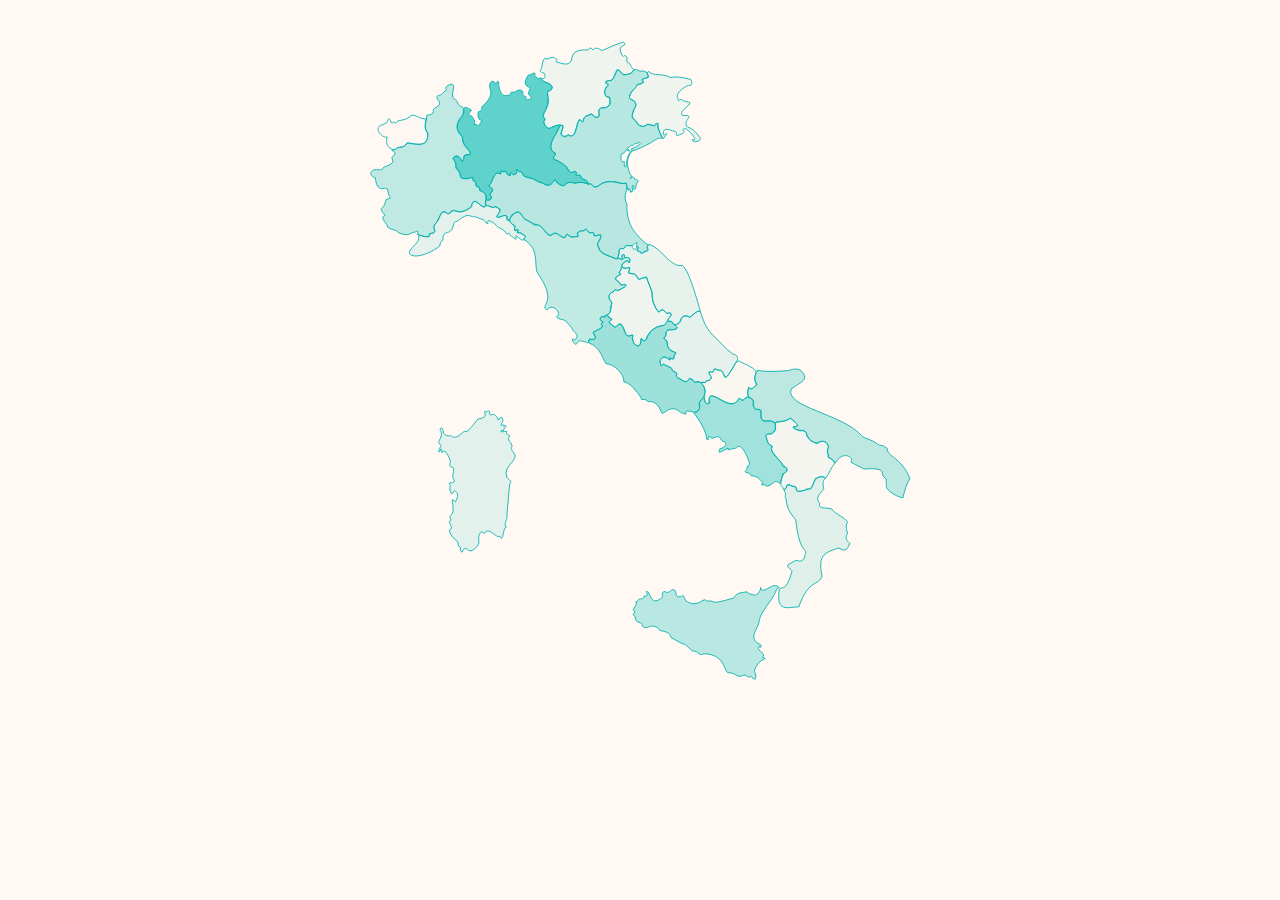
<file: website/map_all2017.html>
<!doctype html>
<html>
    
    <head>
        <link rel="stylesheet" type="text/css" href="css/stileregioni2017.css">
        <meta charset="UTF-8">
        <title>Map Sample</title>
    </head>
    
    <body>
        
        <!--mappa allergici 2017-->
        <div class="map">
            <svg version="1.1" id="Livello_1" xmlns="http://www.w3.org/2000/svg" xmlns:xlink="http://www.w3.org/1999/xlink" x="0px" y="0px" width="724.9px" height="808.8px" viewBox="0 0 724.9 808.8" style="enable-background:new 0 0 724.9 808.8;" xml:space="preserve">
                
                <g id="mar">
                    <path class="st0" d="M411,295.3c-13.4,3.1-26-22.3-38.6-24.1c-3.6,3.8,0.5,6.8-1.2,7.2c-5,0.6-5.6,2.7-7.2,3.4
                    c-5.6-6.2-5.6-1-3.6-7.6c-1.4-1.2-1.8-0.9-1.8-1.1c-0.2,6-6.1,3.5-5.1,0c0.3-1.5-4,0.2-4-0.5c-5.4-0.9-3.7,2.3-5.8,3.4
                    c-5.6-1-5.6,2.1-5.1,4.2c0.3,2.6-2.5,4.9-1.6,7.3c6.2,0.6,7.2,1.7,4.2-3c4.5-4.2,2.9,1.5,3.7,2.2c5.7-1.8,6.9,2.2,5.5,5
                    c-1.5,2.1-1.6-1.9-2.2-2c-2.7,0.8-7.9,4.7-6.6,5.3c-0.6,5.4,6.7,3.4,8.6,2.4c0.8,7.7-4.9,5.6,3.5,7.8c3.6-1.9,5.3,3.8,6.1,4.9
                    c1.8,2.5,3.8,0.6,4.3-0.3c2.5-0.9,3.8,1.2,5-1.5c3.1,5.3,5.1,13.1,7.2,18.1c-1,8.6,3.5,17.2,7.3,22.4c7.5-7,7.6,4.3,12.6,0.9
                    c5.4,1.7-2.5,7.5-2.1,8c-1.4,4.1,6.8-0.3,5.8,3.9c2.8,5,10.5-2.2,9.3-3.2c0.9-6.4,6.5-5.9,9.9-3.6c5.3-2.5,7.5-8,12.7-6.7
                    C422.7,316.2,416.3,298.9,411,295.3z"/>
                </g>
                
                <g id="abr">
                    <path class="st0" d="M469.2,397.1c-9.5-6.4-15.3-15.2-23.6-22.1c-18.1-19.7-8.2-35.6-23.2-22.5c-3.6,4.6-4.4-0.2-7.5,0.6
                    c-7,0.2-5.2,9.2-10.9,9.9c-1.4,0.6-0.9,0.4-1.5,0.6c6.9,5.4-3.3,6.2-6.5,4.9c-7.2,3-1.8,9-5.1,8.6c-2.9,2.2,1.4,3.3,1.6,4
                    c3.5,15.4,7.2,10.9,11.2,14.5c-3.2,3.9-2.7,9.5-6.7,5.4c-2.2-0.2,0.7,1.7-0.1,2.5c-4.4-1.5-6.5-5.6-8.8-2.2
                    c-4.6,2.3-1.8,5.9-2.1,8.4c2.2,1.6,3.1-3.1,4.6-0.6c14.8,6.5,4.6,5.3,11.9,8.4c3.7,1.5,1.4,3.2,1.2,4.8c3,2.7,8.2,5.8,11.3,6.3
                    c3.2,0.5,3.9-7.1,5.5-2.8c2.6-0.6,2.7,1.2,3.1,2.4c2.2,2.2,6.3-0.6,8.7,1.3c4.4-0.1,5.8,1,5.4-0.9c3.5-3,3.2,0.4,6-3.3
                    c1.9-2.4-6.2-10.4,0.9-7.4c3.1,0.4,1.6-3.4,3.4-3.9c6.9,2,9.1,1.3,10.4,6.9c2.2,11,15.5-18.3,15.9-17.4
                    C475,399,472.3,397.7,469.2,397.1z"/>
                </g>
                
                <g id="mol">
                    <path class="st0" d="M495.8,417.8c0.2-5.1-20-12.1-20.2-13.2c-5.4,1.7-12.2,21.3-15.5,18.9c-6.6-14.6-6.3-4.3-10.3-9.4
                    c-3.5-0.8-2.1,1.9-3.3,3.1c-2.5,2.3-3.4-2.3-4.6,0.9c-0.1,2.8,1.7,4.5,2.5,5.1c1.3,2.5-4.8,5.6-4.3,4.3c-1.9-1.8-2.6,4.2-5.3,1.4
                    c-1.1-0.5-2,2.1-1,2.5c7.6,7.7-3.2,25.9,8.9,21.5c-3.8-11.9,5.4-6.5,5.3-7.2c10.3,4.3,22,14.8,27.9,2.2c4.6,1.3,3.8,3.6,6.9,0.2
                    c3.9-3.4,4-1.4,4.6-2.1c-3.7-3.9,0.4-8.4-0.5-10.8c5.8,4.9,5.9-2.6,9.3-2.9C492,422,495.1,422.3,495.8,417.8z"/>
                </g>
                
                <g id="laz">
                    <path class="st0" d="M437.4,439.2c-1.3-7.8-7.9-12.9-11.9-9.7c-3.3-1.4-1.4-4.6-4.8-3.6c-2.9-4.2-3.1,8.5-11.7-0.4
                    c-6.9-1.6-4.1-3.9-4.5-6.8c-7.2-3.5-4.1-2.4-6.2-6.1c-12.2-3.9-5.8-5.1-11.7-2.3c-4.3-10,5.6-11.9,8.6-7.4c2.6,2.6,1.9-1,1-1.1
                    c1.7-1.5,5.8,4,5.2-1.5c-0.3-4.5,2.8-2.4,2.3-4.5c-9.2-4-10.3-6.6-9.8-12.4c-1.9-4.6-4.8-2.9-3.8-5.1c3.6-2.5,1.1-6.2,3.8-8.7
                    c9.1-1,15.4-1.3,7.5-6.7c-7.1-9.8-9.9,1.8-12.3,1.1c-10.1,1.5-17.7,8.1-18.7,14.9c-5.5,7-5.4-2.2-6.9,0.5
                    c0.2,15.4-10.4,4.3-8.4,3.1c-3.6-7.2,1.2-6-1.6-7.5c-12.1,7.1-8-21.7-17.9-9.8c-3.9,2.1-4-2.4-6.2-2.3c-5.8-5.7,2.5-4.1,0.8-6
                    c-12.7-10.8-4.4,0.7-10.1-3.3c-6.4,1.3-1.9,5.7,0.1,6.6c-5.4,3.3,1.5,4.4-1.1,6c-10.3,6.9-10,3.7-10.2,6.1c5.4,8.1,0.5,8.6-4.1,7.2
                    c-1.6,1.9-1.4,4.3-0.9,4.8c11.6,3.7,14.9,15.3,19.4,23.6c10.3,0.9,21.2,12,20.6,20.7c5.4,1.3,10.3,5.8,13,9.7
                    c4,4.1,6.6,7.7,7.4,10.8c3.8-0.4,5.7,0.3,7.4,2.4c8.1-1.5,13.3,5.8,14.9,11.5c0.9,2.3,1.8,1.8,2,2.1c15.8-13,19.3,1.9,24-0.6
                    c1.2,2.8,2.7,0.5,2.8,1c-3.7-7.3,10.9,0.4,12.3-2.4c4.6-2.9,3.1-7.7,2.8-11.3C435.3,449.2,436.7,442.4,437.4,439.2z"/>
                </g>
                
                <g id="umb">
                    <path class="st0" d="M392.9,350c-6-6.4-6.1-3.7-8.3-1.2c-6.2-4.4-8.5-15.8-8.2-22.4c-1.8-6.9-5.4-11.2-5.9-16.9
                    c-1.1-2.8-9.6,3.2-9.8,1.2c-4-8.1-7.4-5.2-11.2-6.9c0.6-5.1,4.2-7.6-3.3-5.1c-7-3.6-5,2.7-7,3.8c-3.2,1.2,2.6,1.9,1.2,2.9
                    c-9.5,4.8-6,6.3-1.9,9c3,6.8,3.8,1.7,7,2.6c2.9,3.6-6.2,4.7-5.8,5.8c-4.8,3.2-6-2-8,2.9c-7.3,1.9-5.1,9.3-2.2,10.9
                    c2.5,1.4-1.5,5.5-1.1,6.7c1.2,8.9-4,7.2-3,9.2c0.5,5.1,4.1,2.6,4.6,4.5c-6.9,5.3,0.2,4.6,2.1,8.2c4,2.7,4.2-2.8,6.5-2.9
                    c9,2.9,4.6,17.8,13.6,13.2c3.2-1.6,2.1,2.2,1.2,2.4c1.7,5.1,1.3,7.3,3.7,8c4,5.3,7.2-2.2,6.4-5.4c-0.2-3.3,2.2,1.2,2.5,0.8
                    c3.1,1.5,4.9-3.2,4.1-3.6c0.1-3.6,4.6-2.3,3.5-5.7c5-5,8.4-6.4,12.9-7.4c7,0.1,7.5-8.7,11.4-11.8
                    C398.9,347.5,394.8,350.8,392.9,350z"/>
                </g>
                
                <g id="tos">
                    <path class="st0" d="M345,286.5c-1.3-1.6,1-3.9-1.5-3.7c-5.6,1.4,2.6,5-1.6,5.7c-4.2-3.2-7.1,0.8-10.3-2
                    c-7.5-3.9-16.4-4.9-17.3-13.7c-2.7-4.3,10.1-15.2-1.6-11.8c-6.7,1.1,0.2-5.4-7.8-3.1c-5.1-3.8-3.8-6.2-6.4-2.4
                    c-2.7-0.6-6.5,1-8.3,3c3.7,6.3-0.9,2.5-3.5,4c-7.9,0.7-7.5-7.2-10.2,0.6c-6.4,0.5-10.1-8.6-15.1-3.1c-6.2,3.2-10.3-9.6-14.4-10.4
                    c-29.4-8.5-16.6-21.5-31.5-12.5c-8.1,12.5,6.8,9.4,2.9,17.5c2.8,0.8,5.9-1.7,3.2,2.5c0.1,1.8,5.4-0.6,5.8,2.5
                    c2.8,1.6,5.3,2,2.4,4.5c-1.7,2.6,0.3,2.2,1.4,2.5c3.8,2.6,5.8,6.1,8.2,8.5c4.7,10.4,2.9,19.2,4.7,27.3c22.7,33.1,7.3,35.7,9.5,42.1
                    c0.9,1.8,2.2,1.4,2.6,1.6c3.9-8,18.1,2.6,10.6,8.3c3.2,3.7,8.2,2.1,11,4.9c4.1,5.4,7.5,8.2,7.9,10.7c2.2,2.7,6.9,4.7,3.4,9.5
                    c-2.4,3.1-3.6-2.4-4.5,1.3c6.2,11.5,5.1-1.1,10.1,1c10.1,2.3,8.3,3.4,9.1-1.1c8.5-0.9,9.3-1.5,5-7.4c0.5-4.2,14.3-5.5,9.4-10.3
                    c-1.6-1.9,2.4-1.5,1.9-2.6c-8-4.1,0.3-8.2,1-5.6c1.5,0.5,1.4-3.3,2.8-2.6c6.8-0.6,6.8-18,4.6-16.4c-5.1-10.7,4-8.2,4.4-11.7
                    c1.7-2.5,2.8-0.2,3.5,0.2c3.1-0.7,6.1-3.3,8.2-4.1c5.3-5.2-3-2-3.8-2.5c-2-3.8-5.7-5.3-6.6-6.8c2.2-6.7,10.1-3.6,4-7.6
                    c2.4-2.1,4-6.2,3.5-8.4c9.6-12.5,7.1,3.1,9.2-5.2C351.7,285.6,346.3,285.8,345,286.5z"/>
                </g>
                
                <g id="emi">
                    <path class="st0" d="M371.5,276.1c-2.3-2.3,0.5-2.5,0.5-4.2c-4.4-2.8-9.4-7.5-11.8-10.4c-10.5-10.7-13.4-24.2-12.7-36.3
                    c-5.7-9.9,2.2-17-0.8-24.2c-5.5,1.5-7.9-0.9-11.7-1.6c-7.5-0.3-15.5-0.8-20.2,5.1c-7.2,2-5.9-0.3-8.1-2.6
                    c-6.1,0.1-12.4-3.6-18.1-1.1c-8.8-1.5-9.8-0.7-13.1,2.9c-6.6,0-8.4-4.2-10.5-6.8c-5.8,7.8-10.7,7.9-13.9,3.6
                    c-4.4-1.9-8.7-1.7-10-3.9c-6.2-4.6-13.2-1.6-12.9-5.9c-1.6-5.7-2.9-2.1-4-2.8c-2.2-1-2.3-3.7-3.3-2.8c0,13.3-8.3-1.2-7,6.9
                    c-4-0.4-4.8-2.5-5.4-4.9c-7.6,1.1-5-2.5-5.9,3.3c-9.7-5.3-9,11.8-13.2,12.8c0.1,3.5,6.2,4,3.4,6.9c-3.8,3.4-1.6,4.5-1,6.8
                    c-1.3,7.8-7.9-2.2-6.7,8.9c5.6,1.7,9.3,4.6,10.8,1.8c15.4,4.5-8.2,16.7,8.9,10.9c8.7-3,2.4,7.1,7.5,4.4
                    c14.4-21.1,14.7,1.5,19.8,0.1c4.6,1.3,7,5.4,10,6c7.2-2.4,11.9,9,15.4,11.2c3.4,2.2,3.5,0,4-0.1c6.7-6,10.1,5.3,15.1,3.1
                    c2.1-6.7,4.1-3,4.9-1.2c2.8,1.8,6.6-0.2,8.9,0.2c3.3,0.3-2.6-5,2.2-5.3c3.1-2.7,3.1-1.4,5.4-1c3.5-5.8,4.1,0.9,5.7,1.3
                    c3,2.1,5.5-1.3,6.1,1.9c-1.9,5.2,6.4,0.3,7.2,0.9c3.1,7-6.9,8.9-1.9,14.3c1.7,9.8,14.9,10.2,20.8,13.6c2.9-3.4,2.2-8.2,3.1-10.6
                    c0.8-3.8,2.4-0.7,3.5-1.2c3.4-0.5,3.4-4.8,5.3-3.7c9.8,1.3,7.9-3.9,11.2-3.4c-1.8,5.6,3.8,4.9,0.3,7.9c-1.5,3.3,4.5,1,4.2,4
                    C365.4,281.8,373.9,277,371.5,276.1z"/>
                </g>
                
                <g id="ven">
                    <path class="st0" d="M353.9,164.1c26.8-9.5,26.3-16.6,34.6-14.5c-8.3-14.1-3.7-22.2-9.5-14.4c-9.5-4.1-11.3,1.9-14.6,0.5
                    c-6.5-0.7-5.6-8-10.5-9.5c-2-3.2,2.5-11.4,3.6-13.8c0.7-9.2-11.1-6.1-6-13.8c2.9-6.4,6.9-6.4,8.1-11.2c3.8,0.4,3.9-0.2,6-1.7
                    c1.4-0.4,1.2-0.8,0.7-1.4c-5.7-3.4,5.7-3.7,5.6-4.7c-0.1-8.8-7-7.4-9.8-7c-6.5-4.4-7.2-0.7-9.2,1.6c-13.9,6.5-10-2.4-16.3-3.4
                    c-2,2.6-3.8,7.5-4.9,10.3c-2.1,3.8-10.6,1-8.5,5c6.7,1.6-0.3,4.3-0.5,6.3c0,3-2,4.8,0.1,6.6c-1.2,3.9,4.6,1.9,5,3.7
                    c2.3,20.6-16.7,3.6-11.9,20.9c-6.4,4.8-7.7-2.1-8.7-2.3c-4.2,1.5-8.2,2.6-9.5,6c0.3,5.5-2.7,1.8-3.3,1.2
                    c-5.4-0.6-5.3,20.7-10.7,17.9c-2.5,1.7-1.8-1-3.4-1c-14.9,7.8-3.3-13.2-7.1-10.9c-4-1-6.3,8.3-6.8,9.6c-5.9,7.5-9.9,20-1,22.2
                    c0,3.9-4.2,5.1-0.9,8c6.8,0.4,9.1,6.4,13.9,8.2c6.2,12,7.8,2.3,10.4,5.5c2.4,1.1-3,5.2,2.9,3.8c2.5-1.3,2.3,1,2.6,1.1
                    c1.7,5.9,8.2,3,8,7.5c1,4.1,2.7,0,3.6,1c1.9,2.9,4.4,4.6,7,3.4c16.6-11.6,22-2,33.6-3.9c1.4,9,5,10.7,2.6,5.9
                    c3.8,0.9,1.7,6.6,3.4,4.2c-2.1-2.7,1.9,1.4,0.9-1c1.9-0.8-1.2-4.9,0.5-6.4c2.3-1,1.2,2.9,0.6,2.7c3.5,7.2,3.2-6.8,5.4-6.8
                    c1.3-3.1-2.9-2.8-3.5-3.1c-0.8-3-3.1-3.6-4-1.6c-2.8,2.2-0.2-1.5,0.1-1.4c0.5-0.9-1.7-3.6-2-4.2c-7.6-19.8,5.4-25,2.1-25.6
                    c-8.7,9.9-3.6,22.3-8.3,17.9c0.3-3.1,0.5-7.8-1-5.3c-3.8,2.1-2.6-8.6-2.3-8.5c9.2-3.9,2.5-7.8,9-3.4c3.3-1.6-6.8-3.3-0.3-4.3
                    c4.2-5.4,3.5,0.2,4.4-2.4c5.8-5.2,4.2,0.9,5.9-3.7c8.1,1.8-5.5,6.5-5.7,7.1C348.6,163.1,356.4,162,353.9,164.1z"/>
                    
                    
                    
                    
                    
                </g>
                
                <g id="fri">
                    <path class="st0" d="M417.3,136.9c-8.2-7.5,10.7-14.7-5.9-13.6c-6.9-5,15.5-14.3,5.7-15.7c-4.9-0.3-7.7-4.2-9.5-1.9
                    c-2,2.7-1.4-4.1-2.4-3.6c-1.2-6.6,12.7-14,13-13.4c5.2,2.7,3.7-8.6,1.5-6.9c-8.8-2.4-15.5-3.5-22-2c-9.9-5.6-19.4-0.9-25.2-6.9
                    c-3.9,0.7-0.2,4.9-0.1,6c-10.1,4.7-7.4,0.3-6.1,6.3c-6.9,3.9-6.3,0.7-8.9,6.2c-16,16,0.6,13.1-0.7,16.6c2.3,3.9,0.9,3.8,0.9,4.3
                    c-9.2,17,0.6,14.6,3.3,22c10.6,4.2,6.9-1.5,10.8-1c12.2,3.7,4.4,0.5,9.8-0.5c3.8-2.8,0.7,3.9,1.6,4.8c1.8,4.2,2.7,6.8,4.4,10.1
                    c2.7,4.8,3.4-2,5.5-2.4c0.1-3.9-2.9,2.4-3.9-0.4c-0.5-10,8.8-4.1,12.9-3.4c4.1,0.1,0.7,4.9,3.3,4.8c16.1-5,0.9-6,9-8
                    c7.4,3.9,15.9,16,7.9,12.6c0.4,4,9.3,2.7,9.7-1.1C427.8,144,423.6,138.1,417.3,136.9z"/>
                </g>
                
                <g id="tre">
                    <path class="st0" d="M348.2,62.8c-1.9-1.4,0.2-5.6-1-6.8c-4.2-4-2.1,2.2-5.6-2.2c-7.6-13.6,9.3-9.2,1.9-14.6
                    c-14.6,3.8-24.2,11.1-26,9c-3.1-2.6-7.4-3-8.9,0c-3.7-4.3-4.1-1.8-5.6,0c-12.6-0.7-18.3,1.7-19.1,11.5c-3,8-11.1,3.2-15.9,2.8
                    c-3.6-0.4-0.6-1.7-0.9-2.7c1.6-1.5-3.9-2.5-3.8-3.3c-5-0.2-6.3,3.7-10,1.1c-4,3.4-2.1,12-5.5,13.8c1.9,4.7,5.1,1.7,4.9,3.9
                    c2.5,3.5-1.6,7.5-1.9,5.1c-5.9,2.4,8.5,6.6,8.4,7c6.1,4.5-0.6,7.7-3,8.3c1.2,7.8,1.8,18.8-4.6,25.1c-1.2,5.9,3.8,6.5,0.5,9.3
                    c3.2,15.4,11.9,2.8,18.8,4.2c8.1-0.2-1.3,10.5,1,10.8c6,4.9,6,2.2,8.4,0.5c10.1,6.7,9.4-17.8,12.9-17.7c2.5,1.3,3.3,4,4.3,1.8
                    c0.8-9.2,7.1-3.9,7.8-7.9c5.7,1,5.6,6.6,10.6,2.1c-2.9-13.2,4.6-7.9,8.6-10.2c7.5-3.9,1.8-8.1,3.3-10.7c-6.5-1.8-4.7-3.4-6.1-5.5
                    c0.9-9.8,8.6-8.3,0.9-11.7c2.2-3.5,5.4-2.4,7-2.5c3.7-4.6,5.7-8.7,5.8-11.6c2.2-2.8,8.1,4.9,7.5,4.9c11.4-0.2,10.6-3.5,12.8-6.1
                    C350.9,68.7,352.1,61.9,348.2,62.8z"/>
                </g>
                
                <g id="lom">
                    <path class="st0" d="M295.8,195.6c-4-8.7-3.3-0.8-6.9-4.3c2.5-5.9-3.3-3.4-4.7-2.6c-3.7,0.5-2.2-3.3-5-3.6
                    c0.4-5.5-15.1-10.7-15.4-11.9c-2.8-3.4,2.4-3.5,1.8-6c-13.8-7.7,2.6-22.8,5.4-33c-5.3,0-9.6,2.2-12.8,4.4c-3.6-1.1-7.3-8.1-6-8.5
                    c3.2-3.1-0.5-3.8-0.6-5.9c0.9-7.6,5.6-10.5,5.9-17.1c-3.3-20.6,1.4-6,4.3-16c-1.7-7.1-11.1-4.3-12.5-10c-1.5-3-3.6,1.9-4.6-1
                    c-2.8-1.7-3.6-1.8-2.7-3.4c0.6-5.7-5.8,1.6-7.5,0c-6.3,9.5-4.1,12.9,2.2,14.5c-0.8,4.2-4.4,7,0.1,9.7c3.6,5-3.8,3.5-4.4,4.6
                    c-3,0,0.6-2.5-0.5-3.1c-7.8-4.2-1.7-5.6-4.3-7c-4.5-4.2-8.7,2.7-11.5,1.1c-4.2-0.3-0.7,5.7-4.6,3.2c-8.8,4.4-11.6-9.9-11.1-14.7
                    c-0.5-0.9-0.6-0.7-1.2-0.9c-3.8,6.4-2.1-1.6-7.1,0.3c-4,3.9-1.2,8.4-0.7,12c0.4,7.8-6.8,13.6-10.5,17.1c0.6,5.1-1.8,4.3-4,5.7
                    c-1.7,12.8,5.6,7.4,3.5,11.1c-4.6,8.6-2.8,2.9-7.5,3.1c-1.9,1.5-0.6-1.2-0.2-1.2c1.2-2.7-2.4-6.3-2.7-7.8c-8.1-2.9-1.2-4.7-1-7.3
                    c-14.6-9.3-5.1,4.9-12.4,9c-6.7,7.5-3.8,16.8,2.5,22.1c-2.1,8.7,9.3,13.6,8.8,20.3c-10.8-2.8-5.8,7-9.6,7.6c-1.2-5.6-8-9-10.3-3.4
                    c3.3,4.2,3.4,6.1,3.6,10.7c2,3.2,6,7.1,5.1,11.1c10.9,5,16-5.4,14.1,3c2.3,1.9,4.6,2.3,3.3,5.4c0.4,3.5,5.7,0.8,4.5,6
                    c13.6,6.1,2.1,12.7,11.3,11.2c5.7-1.6-0.9-6.7,0.6-6.8c7.9-8.4-3.3-7.1-1-10c5-4.6,5.7-18.1,13.2-12.8c-0.2-7.9,1.3-1.3,3.8-2.5
                    c3.7-3.1,2.6,5.5,7.1,3.9c0.3-5.1,2.2-1.9,3.6-0.4c4.4-1.2,3.9-2.1,3.7-6.2c3.3,3.1,7.2,2.6,7.3,5.6c3.4,5.3,12.8,3.3,16.8,8.3
                    c12.4,3.5,13.4,7.8,19.5-2.2c1.9-0.1,2.6,2,2.1,3.1c6.1,4.1,8.5,4.3,9.6,3.3c2.8-5.5,10.6-2.5,10.7-2.5c6.8-0.9,11.6-1.6,16.1,1.4
                    C302.6,196.9,298,197.1,295.8,195.6z"/>
                </g>
                
                <g id="val">
                    <path class="st0" d="M117.5,127.3c-8,0-9.6-3.9-16.6-4.5c-9.1,8.4-15.4,3.8-18.7,9.3c-3.7-3.6-3.6,2-4.9-0.4
                    c-2.6-7.6-4.1-4.2-4.3-2c-0.9,3.2-7.1,4.4-8.5,5.1c-7.2,5,3.4,15,8,13.1c-1.6,6-0.5,11.3,4.4,13.2c1.2,4.5,8.6-1.9,9.2-1.3
                    c3.9,0,7.7-1.5,8.8-4.6c17.1,1.2,23.5,3.6,24.3-10.8C115.3,139,115.6,132.1,117.5,127.3z"/>
                </g>
                
                <g id="pie">
                    <path class="st0" d="M178.8,209.7c-1-2.7,0-5.1-3.3-5.1c-3.6-1.7,0.7-5.9-4.5-6.5c-0.7-3.3,0.1-4.5-3.3-3.2
                    c-12.3,2.9-11.2-1.5-12.2-7c-3.4-4.2-3.9-1.5-4.5-7c1.3-4.8-4.5-7.5-2.5-9.5c5.4-4.6,8.6,1.8,9.7,4.6c3.6-2.2,1.3-4.7,2.4-6.6
                    c15-2.5,2.2-6.7,0-13.3c-2.6-4.7-0.4-6.9-3.3-10.6c-13.7-12,7-23,2.7-28.7c-0.4-2.4-0.4-2.7-1.1-3.2c-6.7-1.3-4.7-7.6-9.5-9.3
                    c-6.4-4.3,4.7-17-4.3-16.8c-11,4.4-0.5,6.2-7.5,8.5c-2.2,3-4.4,4.6-6.7,4.2c-5.2,3.9,5.8,7.7,0,12.3c-3.2,2.2-6.4,2.9-5.5,6.2
                    c-1.4,5.9-7.6,2.6-7.4,4.4c-0.7,8.4-4.4,14.7,0.9,20c1.3,13.9-7.9,14.3-15.2,12.9c-11.7-3-7.5-0.1-11.5,2.5
                    c-2.1,1.6-7.7,0.8-8.9,2.8c-2.7,3.2-3.3-1.1-5.4,1.8c8.9,5.4-1.1,5.8,0.1,9.5c5.3,8.2-11.2,8-11.4,12.6c-4.4,1.3-9-1.6-11.9,2.2
                    c-3.4,2.3,2,7.9,4.2,7.2c1.8,18.7,10.8,10.1,13.9,12.9c2,14.7,7.1,9.1-1.5,12.2c-2.4,11.5-7.6,9.5-5.1,12.9
                    c1.1,4.1,5.6,4.6,3.5,5.4c-7,2.7,4.4,10.5,3.1,13.3c3.6,3.6,10.7,2.2,13,6.7c13.1,4.4,10.8,0.5,19.2-1.2c4.5-2.8,2.5,2.7,1.8,2.7
                    c5.8,2.3,15.2,5.4,14.8-0.9c10.2,0.1,2.7-7.5,4.6-8.9c4.2-5.3,6.5-10.3,9.2-15.6c7.2-1.9,6.3,6.2,10.3-1c3.7-2.2,7.6,0.4,10.2,0.9
                    c18-3.9,12-11.9,17.2-12.4c14.5,9.4,11.6,8.9,12.7-4.2C186.3,212.2,181.2,210,178.8,209.7z"/>
                </g>
                
                <g id="lig">
                    <path class="st0" d="M231.2,261.6c-2.8,6.2-3.1,6.2-10.7-0.5c-2,2.1,4.2,8.8-8.1-1.8c-1.1-3.3-2.4,2.7-4.3-2.2
                    c-2.6-4-9.6-4.9-10.8-7.9c0.5-0.7-12-10-9.2-2c-0.4-0.2,0,0.5-2.2-0.6c-2.9-5.7-5.2-3.6-13.2-7.5c-5.6,2-4.7-6.8-20.2,5.7
                    c-5.6-0.4-2.5,7.3-7.7,11.3c-1.6,2-8.8-0.6-8.5,10.4c-3,0.9-3,3.7-3.5,6.5c-6.9,5.5-19.7,12.2-29.6,11.4
                    c-16.1-3.9,9.6-14.2,5.1-23.1c2.2-2.6,7.6,3.2,13,0.5c-2.7-5.3,3.9-1.2,5.7-5.4c1.2-1.8-4.9-4.2,3.8-12.3c0.9-2.8,2.3-8.6,6.6-10.7
                    c6.9,3,1.8,4.8,11.3-1.1c6.9,2.4,10,2.7,20.7-4.1c1.1-2.3-2.6-2.6,3-6c2.2-2.4,5.6,4.6,11,6.3c5.5-3.1,3-1.9,11,0.5
                    c2.2-1.8,2.3-0.6,7.4,1.5c3,1.5-8.2,10.6-1.1,9.8c2.5-0.8,5.4-3.3,8.9-1.8c2,1-2.6,5.9,3,4.8c2,1.8-1.2,2.5,6.5,6.5
                    c1.3,1.8-1.3,0.8-0.4,5c-1.3,3.2,7.5-4.8,2.9,3.1C224.2,257.2,228,259.1,231.2,261.6z"/>
                </g>
                
                <g id="cam">
                    <path class="st0" d="M531,528.6c-7.5-7.3-20.4-22.4-17.7-24c2.8-3.4-3.4-3.2-3.3-4.8c-3.1-2.6-0.9-6.9-3.7-8.5
                    c1.2-0.8,2.3-3.1,3.3-3.2c9.4,3.1,11.9-14,2.7-14.4c-15.1,0.2-10.7-3.9-10.7-11.1c-2.4-4.6-7.2-0.1-7.7-4.1
                    c-3.6-3.1-1.4-4.7-0.9-6c-0.3-5-6.9-7.3-9.4-5.5c-6.3,7.6-6.1-2.5-8.1,1.6c-10.3,18.9-35.6-19.5-33.8,4.4
                    c-5.5,3.9-4.7-5.5-6.1-5.8c-3.9,2.1-6.2,5.9-5,9.8c2.1,7.2-10.7,6-4.6,9.7c7.4,10.6,12.8,20.4,12.9,27.9c3.9,1,2,0,1.5-1.6
                    c-0.2-3,5.6-0.1,4.4,0.9c13.2-6.8,8.1,4.3,14.7,3.5c5,4-5,9.6-4.9,7.4c-5.3,9.8,4.6,1.5,6.8,1.4c0.8-2.2,4.3,2.4,2.2-0.4
                    c-3.5-1.9,2-0.2,1.5,0.7c7-2.5,7.9-0.7,8.1-2.5c6.8-7.1,15.5,19.3,14.8,17.9c0.6,4-2.7,3-2.6,4c0.1,5.9-4,4.6-1.4,6.9
                    c4-0.5,5,3.3,6.7,4.2c6.1-1.9,15,9.1,12.1,9.1c-3.1,0.6,1.5,1.9,1.2,0.4c2.5,0.6,3.8,2.4,4.9,2.1c7.8-3,7.9-9.1,14-3
                    C528.2,526.2,531.2,536.2,531,528.6z"/>
                </g>
                
                <g id="pug">
                    <path class="st0" d="M646,505.1c-5.1-2.8-3.9-3.8-8.7-3.4c-11-8.5-17.5-7.1-21-11.6c-22.3-24.8-87.7-32.2-80.6-52.9
                    c8.8-6.4,17.2-9.8,15.5-15.2c-4.5-11.4-13.2-7.5-18.7-6.1c-12.6,0.9-24.2,1.8-35.6-0.3c-3.4,6.5-4.1,12.9,0.2,15.9
                    c-7.8,7.3-6.9,5.4-10.2,3.8c-2.9,12.5,2.2,11.6,5.4,14.4c0.2,13.8,3.4,9.4,8.7,11.7c0.4,22.1,6.2,6.8,15.7,14.3
                    c22.8-3.2,16.5-7.7,20.8-3c13.6,10.7-1,5.4,0.9,8.3c3.1,2.7,6.2,3.3,7.6,4c10.1-2.5,6.4,9.3,14.3,12.1c3.5,1.9,4.7,3.5,6.1,2.2
                    c7.5-6.5,15,1.7,11,8.5c2.3,11.9-1,5.2,5.7,10.2c1.6,2.4,2,3.1,3.2,4c10.1-16.5,22.7-5,17.9-1.2c6.1,3.7,10.7,5.3,15.1,8
                    c10.2-0.6,21.5-1.3,21.2,5.4c-0.1,3.5,3.5,4.6,4.4,6.3c-0.3,5.5,0.5,6.7,0.1,9.5c4.6,7.1,13.4,10.5,19,12c1.9-9.3,4.6-16.7,8-22.3
                    C662.3,515.1,645.8,515.1,646,505.1z"/>
                </g>
                
                <g id="bas">
                    <path class="st0" d="M578.9,512.7c-3-2.7-1.3-7.5-0.1-9.4c-7.1-15.5-14.3,5.6-25.4-13c1.2-9.5-13.5-3-15-9.8
                    c11.6-0.4-2-7.6-3.4-10.1c-11.4,8.8-19.1-3-17.2,13.3c-5.1,8.3-8.2,2.9-11.3,7c1.8,4.7,2.5,10.2,7.6,12c-3.3,7,5.2,12,8.2,16.2
                    c4.9,3.3,1.8,7.3,6,7.6c6,1,1.1,8.3-2,7.4c-5.7,21,1.6,12.1,0.5,18.5c7.3-1-0.3-8.5,10.9-3.9c6-1,2.4,4.9,5.8,6
                    c19.2-2.8,15.6-4.7,20.1-15c4.7-0.8,9.2-3.8,11.6,0c4.5-5.7,6.1-12.1,10.8-17.5C581.2,513.4,577,518.7,578.9,512.7z"/>
                </g>
                
                <g id="cal">
                    <path class="st0" d="M600.4,603.4c-0.9-6.9-2.7-9.2,0.3-14.1c-6.4-7-15.8-9.7-18.3-14.6c-4.2-2.3-16.7,0.9-13.7-6.5
                    c-6.8-6.2,1.8-12.5,4.6-16.6c-1.2-5.2-1.7-9.6,1.9-12.1c-9.2-7.1-14,5.5-15.9,10.6c-0.4,3.6-5.9-0.4-6.6,2.4
                    c-5.5,1.7-11.3,5.1-11.2-2.7c-7.4-1.7-10.7-6.2-11.1-0.1c-1.9,2.2-3.5,4-1.3,6c1.4,2.8-1.6,4.9,0.9,7.1
                    c0.9,17.2,11.6,21.6,11.3,26.1c4.4,38.8,14.1,30.1,10.6,37.8c-1.3,8-5.4,8.9-9.2,6.8c-4.3,0.8-7.9,3.8-10.5,5.1
                    c-1.7,3.6,4.2,4.8,4.6,7.5c-7,23.6-9.9,17-14.6,20.3c-4.2,28.4,10.5,20.3,22.3,20.6c11.6-32.8,23.1-23.6,26.7-35.5
                    c-5.3-25.7,4.4-27.1,19.3-32.1c11.9,7.5,10.4-5.4,13.1-5C599.8,611.6,596.9,607.3,600.4,603.4z"/>
                </g>
                
                <g id="sic">
                    <path class="st0" d="M500.7,664.6c0.6,4.4-4.4,8.7-5.9,8.9c-4.4-0.6-7-1.2-9.8-3.8c-12.2,1.4-11.8,2.6-14.9,7
                    c-13.1,3.6-22.7,6.7-25.2,3.5c-9,1-5.7-2.9-10.3-0.7c-10,6.4-14,3.7-20.1,0c-4.1-9.9-1.2-3.9-7.5-4.1c-3.2-0.7-2-1.1-2.9-1.8
                    c-1.9-14.3-8.1-0.2-11.8-3.8c-4.4-1.9-5,3.5-3.6,5.4c-14.1,13.7-14.9-6.6-17.7-5.5c-2-2.7-1.3,2-0.1,2.3c-1.4,4.5-2,1.9-3.7,2.6
                    c-0.1,5-5.8,1.5-6.8,4.8c-1.5,1.8-2.5,1.2-2.8,1.5c3.6,3.8-6.6,8.9-1.1,11.5c1,2.7-2.4,2-2,3.6c0.9,0.8,2.2,0.9,2.2,1.9
                    c0.4,10.2,9,4.2,8.3,10.7c3.8,5.3,8.8-1.3,13.4,0.6c6.2,0.9,5.5,3.9,6.3,4.5c6.6,2.1,11.9,1.4,13.4,8.5c6.2,2.7,10.6,6.8,16.2,7.8
                    c5.1,4.1,7.4,8.8,12.8,7.9c5.9,6.6,6.5,2.3,9.9,2.8c26.1,1.5,20.7,24.6,28.6,21.7c7.1,0.8,8.7,6.4,14.3,3.2c2.5-0.8,4.3-0.5,5.5,1
                    c3.6,3,3.9-2.4,5.8,1.5c6.1,5.9,4.2-5.3,2.3-7.3c4.9-17.3,18.9-13,9.3-16.2c6.4-3-10.2-9.9-3-12.7c-0.4,4.7,3.3-1.7,0.7-1.8
                    c-15.1-6.1-2.8-18.5-1.8-24.9c1.2-10.3,9-18.5,14.4-27c5.8-7.2,5.5-14.2,8.9-13.3C515.3,655.9,503.5,675.1,500.7,664.6z"/>
                </g>
                
                <g id="sar">
                    <path class="st0" d="M209.4,536.8c-3.4-10.2,9-14.9,9.9-23.1c-1.5-5.1-6.4-7.6-3.6-10.5c0-4.7-6.7-7.8-3-11.9
                    c3.3-0.6-5.8-2.7-3.4-4.3c2.6-2.9-4.5-0.4-6.2-1c-1.5-1.4,2-1.8,2.3-0.9c1.5-3,1.4-4.2,3.6-5.3c-0.4-1.8-2.7-1-2.9,0
                    c-0.7-2.6-0.7-2.5-2.6-0.7c-1.6-0.6,1.7-5,1.7-5c-0.2-7.8-4-4-5.1-1.5c-6.3-13.6-9.9,0.3-10.2-9.7c-3.8-2.3-2.4,1.3-3.7,0.4
                    c-4.9-2.3,0.2,2.9-1.7,5.2c-2.6,2.2-4.5,2.4-7.7,2.7c-5.4,6.9-10,12.3-10.6,12.4c-0.9,3.5-5.8,1-7.3,3.5
                    c-11.4,10.6-12.4,1.5-14.8,3.8c-11.3-0.5-5-8.5-9.8-9.3c-1.7,2.1-1.4,3.2,0.3,4.3c1.4,9.9-7.3,10.9,0.1,16c-6,8.4-1.9,9.8-1,4.1
                    c4.5-0.6-2.9,6.9,4.8,1.9c13.4,17-0.1,15.8,9.5,19.2c2.7,3-2.4,9.8,0.8,13.4c3.6,6.5-10.1,2.1-3.5,7.1c-2.3,3.5,0,7,0.9,9.5
                    c1.6,1.1,2.3-4.8,4.2-3.1c5.5,3.3,1.7,9.3,0.6,12.3c-2,0.7-2.8-4.7-3.9-1.6c0.5,6.7,2.3,11.9-0.8,16.3c-4.9,3.4,2.3,5.8-2.7,8.1
                    c1.5,3.9,4.8,8.4,0,10.1c1.1,5.8,6.5,10.8,9.8,12.9c1,2.2-0.6,5.7,2.5,5.8c2.3,1.9-1.5,4,1,4.6c1.1,0.2,0.2,2.2,1.4,1.6
                    c3.6-9,6.4-1,8.6-1.8c4.1,2.5,11.5-8,10.9-9.6c-1.9-9.3,2.7-14.6,6-9.9c5.8-8.8,12.9,5.9,17.8,3.1c4.3,9.7,3.4-11.7,7.6-10.5
                    c-3.1-2.7-0.2-7.6,0.6-9.8c-0.1-7.9,1-14.9,1.6-20.8c-0.2-6.9,1.4-12.7,1.6-18.8C217.4,541.9,209,540.3,209.4,536.8z"/>
                </g>
            </svg>
            
        </div>
        <!--FINE mappa allergici 2017-->
        
        <script src='https://cdnjs.cloudflare.com/ajax/libs/jquery/2.1.4/jquery.js'></script>
        <script src="js/regioni_all2017.js" type="text/javascript"></script>
    </body>
   
</html>
</file>
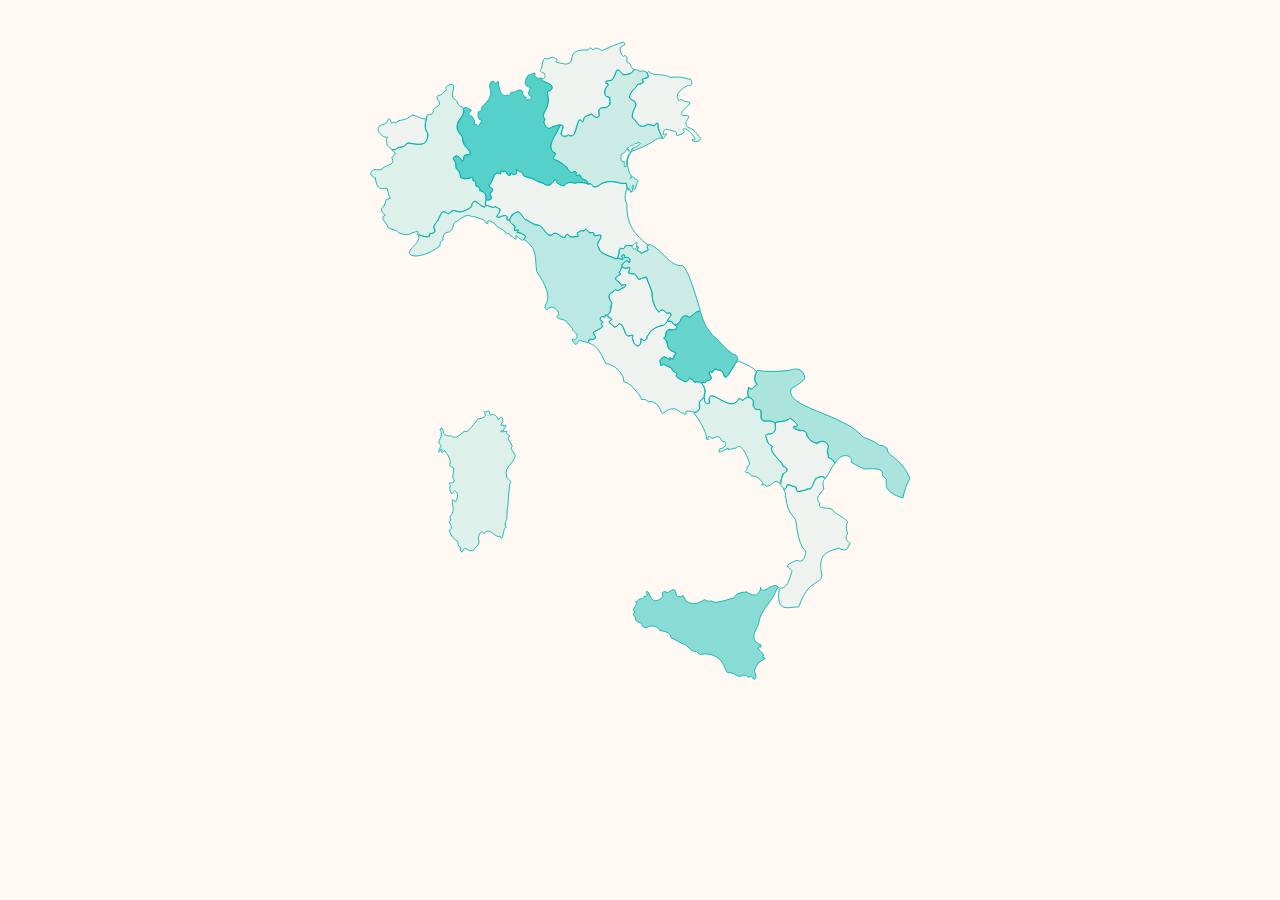
<file: website/map_all2020.html>
<!doctype html>
<html>
    
    <head>
        <link rel="stylesheet" type="text/css" href="css/stileregioni2020.css">
        <meta charset="UTF-8">
        <title>Map Sample</title>
    </head>
    
    <body>
        
        <!--mappa allergici 2017-->
        <div class="map">
            <svg version="1.1" id="Livello_1" xmlns="http://www.w3.org/2000/svg" xmlns:xlink="http://www.w3.org/1999/xlink" x="0px" y="0px" width="724.9px" height="808.8px" viewBox="0 0 724.9 808.8" style="enable-background:new 0 0 724.9 808.8;" xml:space="preserve">
                
                <g id="mar">
                    <path class="st0" d="M411,295.3c-13.4,3.1-26-22.3-38.6-24.1c-3.6,3.8,0.5,6.8-1.2,7.2c-5,0.6-5.6,2.7-7.2,3.4
                    c-5.6-6.2-5.6-1-3.6-7.6c-1.4-1.2-1.8-0.9-1.8-1.1c-0.2,6-6.1,3.5-5.1,0c0.3-1.5-4,0.2-4-0.5c-5.4-0.9-3.7,2.3-5.8,3.4
                    c-5.6-1-5.6,2.1-5.1,4.2c0.3,2.6-2.5,4.9-1.6,7.3c6.2,0.6,7.2,1.7,4.2-3c4.5-4.2,2.9,1.5,3.7,2.2c5.7-1.8,6.9,2.2,5.5,5
                    c-1.5,2.1-1.6-1.9-2.2-2c-2.7,0.8-7.9,4.7-6.6,5.3c-0.6,5.4,6.7,3.4,8.6,2.4c0.8,7.7-4.9,5.6,3.5,7.8c3.6-1.9,5.3,3.8,6.1,4.9
                    c1.8,2.5,3.8,0.6,4.3-0.3c2.5-0.9,3.8,1.2,5-1.5c3.1,5.3,5.1,13.1,7.2,18.1c-1,8.6,3.5,17.2,7.3,22.4c7.5-7,7.6,4.3,12.6,0.9
                    c5.4,1.7-2.5,7.5-2.1,8c-1.4,4.1,6.8-0.3,5.8,3.9c2.8,5,10.5-2.2,9.3-3.2c0.9-6.4,6.5-5.9,9.9-3.6c5.3-2.5,7.5-8,12.7-6.7
                    C422.7,316.2,416.3,298.9,411,295.3z"/>
                </g>
                
                <g id="abr">
                    <path class="st0" d="M469.2,397.1c-9.5-6.4-15.3-15.2-23.6-22.1c-18.1-19.7-8.2-35.6-23.2-22.5c-3.6,4.6-4.4-0.2-7.5,0.6
                    c-7,0.2-5.2,9.2-10.9,9.9c-1.4,0.6-0.9,0.4-1.5,0.6c6.9,5.4-3.3,6.2-6.5,4.9c-7.2,3-1.8,9-5.1,8.6c-2.9,2.2,1.4,3.3,1.6,4
                    c3.5,15.4,7.2,10.9,11.2,14.5c-3.2,3.9-2.7,9.5-6.7,5.4c-2.2-0.2,0.7,1.7-0.1,2.5c-4.4-1.5-6.5-5.6-8.8-2.2
                    c-4.6,2.3-1.8,5.9-2.1,8.4c2.2,1.6,3.1-3.1,4.6-0.6c14.8,6.5,4.6,5.3,11.9,8.4c3.7,1.5,1.4,3.2,1.2,4.8c3,2.7,8.2,5.8,11.3,6.3
                    c3.2,0.5,3.9-7.1,5.5-2.8c2.6-0.6,2.7,1.2,3.1,2.4c2.2,2.2,6.3-0.6,8.7,1.3c4.4-0.1,5.8,1,5.4-0.9c3.5-3,3.2,0.4,6-3.3
                    c1.9-2.4-6.2-10.4,0.9-7.4c3.1,0.4,1.6-3.4,3.4-3.9c6.9,2,9.1,1.3,10.4,6.9c2.2,11,15.5-18.3,15.9-17.4
                    C475,399,472.3,397.7,469.2,397.1z"/>
                </g>
                
                <g id="mol">
                    <path class="st0" d="M495.8,417.8c0.2-5.1-20-12.1-20.2-13.2c-5.4,1.7-12.2,21.3-15.5,18.9c-6.6-14.6-6.3-4.3-10.3-9.4
                    c-3.5-0.8-2.1,1.9-3.3,3.1c-2.5,2.3-3.4-2.3-4.6,0.9c-0.1,2.8,1.7,4.5,2.5,5.1c1.3,2.5-4.8,5.6-4.3,4.3c-1.9-1.8-2.6,4.2-5.3,1.4
                    c-1.1-0.5-2,2.1-1,2.5c7.6,7.7-3.2,25.9,8.9,21.5c-3.8-11.9,5.4-6.5,5.3-7.2c10.3,4.3,22,14.8,27.9,2.2c4.6,1.3,3.8,3.6,6.9,0.2
                    c3.9-3.4,4-1.4,4.6-2.1c-3.7-3.9,0.4-8.4-0.5-10.8c5.8,4.9,5.9-2.6,9.3-2.9C492,422,495.1,422.3,495.8,417.8z"/>
                </g>
                
                <g id="laz">
                    <path class="st0" d="M437.4,439.2c-1.3-7.8-7.9-12.9-11.9-9.7c-3.3-1.4-1.4-4.6-4.8-3.6c-2.9-4.2-3.1,8.5-11.7-0.4
                    c-6.9-1.6-4.1-3.9-4.5-6.8c-7.2-3.5-4.1-2.4-6.2-6.1c-12.2-3.9-5.8-5.1-11.7-2.3c-4.3-10,5.6-11.9,8.6-7.4c2.6,2.6,1.9-1,1-1.1
                    c1.7-1.5,5.8,4,5.2-1.5c-0.3-4.5,2.8-2.4,2.3-4.5c-9.2-4-10.3-6.6-9.8-12.4c-1.9-4.6-4.8-2.9-3.8-5.1c3.6-2.5,1.1-6.2,3.8-8.7
                    c9.1-1,15.4-1.3,7.5-6.7c-7.1-9.8-9.9,1.8-12.3,1.1c-10.1,1.5-17.7,8.1-18.7,14.9c-5.5,7-5.4-2.2-6.9,0.5
                    c0.2,15.4-10.4,4.3-8.4,3.1c-3.6-7.2,1.2-6-1.6-7.5c-12.1,7.1-8-21.7-17.9-9.8c-3.9,2.1-4-2.4-6.2-2.3c-5.8-5.7,2.5-4.1,0.8-6
                    c-12.7-10.8-4.4,0.7-10.1-3.3c-6.4,1.3-1.9,5.7,0.1,6.6c-5.4,3.3,1.5,4.4-1.1,6c-10.3,6.9-10,3.7-10.2,6.1c5.4,8.1,0.5,8.6-4.1,7.2
                    c-1.6,1.9-1.4,4.3-0.9,4.8c11.6,3.7,14.9,15.3,19.4,23.6c10.3,0.9,21.2,12,20.6,20.7c5.4,1.3,10.3,5.8,13,9.7
                    c4,4.1,6.6,7.7,7.4,10.8c3.8-0.4,5.7,0.3,7.4,2.4c8.1-1.5,13.3,5.8,14.9,11.5c0.9,2.3,1.8,1.8,2,2.1c15.8-13,19.3,1.9,24-0.6
                    c1.2,2.8,2.7,0.5,2.8,1c-3.7-7.3,10.9,0.4,12.3-2.4c4.6-2.9,3.1-7.7,2.8-11.3C435.3,449.2,436.7,442.4,437.4,439.2z"/>
                </g>
                
                <g id="umb">
                    <path class="st0" d="M392.9,350c-6-6.4-6.1-3.7-8.3-1.2c-6.2-4.4-8.5-15.8-8.2-22.4c-1.8-6.9-5.4-11.2-5.9-16.9
                    c-1.1-2.8-9.6,3.2-9.8,1.2c-4-8.1-7.4-5.2-11.2-6.9c0.6-5.1,4.2-7.6-3.3-5.1c-7-3.6-5,2.7-7,3.8c-3.2,1.2,2.6,1.9,1.2,2.9
                    c-9.5,4.8-6,6.3-1.9,9c3,6.8,3.8,1.7,7,2.6c2.9,3.6-6.2,4.7-5.8,5.8c-4.8,3.2-6-2-8,2.9c-7.3,1.9-5.1,9.3-2.2,10.9
                    c2.5,1.4-1.5,5.5-1.1,6.7c1.2,8.9-4,7.2-3,9.2c0.5,5.1,4.1,2.6,4.6,4.5c-6.9,5.3,0.2,4.6,2.1,8.2c4,2.7,4.2-2.8,6.5-2.9
                    c9,2.9,4.6,17.8,13.6,13.2c3.2-1.6,2.1,2.2,1.2,2.4c1.7,5.1,1.3,7.3,3.7,8c4,5.3,7.2-2.2,6.4-5.4c-0.2-3.3,2.2,1.2,2.5,0.8
                    c3.1,1.5,4.9-3.2,4.1-3.6c0.1-3.6,4.6-2.3,3.5-5.7c5-5,8.4-6.4,12.9-7.4c7,0.1,7.5-8.7,11.4-11.8
                    C398.9,347.5,394.8,350.8,392.9,350z"/>
                </g>
                
                <g id="tos">
                    <path class="st0" d="M345,286.5c-1.3-1.6,1-3.9-1.5-3.7c-5.6,1.4,2.6,5-1.6,5.7c-4.2-3.2-7.1,0.8-10.3-2
                    c-7.5-3.9-16.4-4.9-17.3-13.7c-2.7-4.3,10.1-15.2-1.6-11.8c-6.7,1.1,0.2-5.4-7.8-3.1c-5.1-3.8-3.8-6.2-6.4-2.4
                    c-2.7-0.6-6.5,1-8.3,3c3.7,6.3-0.9,2.5-3.5,4c-7.9,0.7-7.5-7.2-10.2,0.6c-6.4,0.5-10.1-8.6-15.1-3.1c-6.2,3.2-10.3-9.6-14.4-10.4
                    c-29.4-8.5-16.6-21.5-31.5-12.5c-8.1,12.5,6.8,9.4,2.9,17.5c2.8,0.8,5.9-1.7,3.2,2.5c0.1,1.8,5.4-0.6,5.8,2.5
                    c2.8,1.6,5.3,2,2.4,4.5c-1.7,2.6,0.3,2.2,1.4,2.5c3.8,2.6,5.8,6.1,8.2,8.5c4.7,10.4,2.9,19.2,4.7,27.3c22.7,33.1,7.3,35.7,9.5,42.1
                    c0.9,1.8,2.2,1.4,2.6,1.6c3.9-8,18.1,2.6,10.6,8.3c3.2,3.7,8.2,2.1,11,4.9c4.1,5.4,7.5,8.2,7.9,10.7c2.2,2.7,6.9,4.7,3.4,9.5
                    c-2.4,3.1-3.6-2.4-4.5,1.3c6.2,11.5,5.1-1.1,10.1,1c10.1,2.3,8.3,3.4,9.1-1.1c8.5-0.9,9.3-1.5,5-7.4c0.5-4.2,14.3-5.5,9.4-10.3
                    c-1.6-1.9,2.4-1.5,1.9-2.6c-8-4.1,0.3-8.2,1-5.6c1.5,0.5,1.4-3.3,2.8-2.6c6.8-0.6,6.8-18,4.6-16.4c-5.1-10.7,4-8.2,4.4-11.7
                    c1.7-2.5,2.8-0.2,3.5,0.2c3.1-0.7,6.1-3.3,8.2-4.1c5.3-5.2-3-2-3.8-2.5c-2-3.8-5.7-5.3-6.6-6.8c2.2-6.7,10.1-3.6,4-7.6
                    c2.4-2.1,4-6.2,3.5-8.4c9.6-12.5,7.1,3.1,9.2-5.2C351.7,285.6,346.3,285.8,345,286.5z"/>
                </g>
                
                <g id="emi">
                    <path class="st0" d="M371.5,276.1c-2.3-2.3,0.5-2.5,0.5-4.2c-4.4-2.8-9.4-7.5-11.8-10.4c-10.5-10.7-13.4-24.2-12.7-36.3
                    c-5.7-9.9,2.2-17-0.8-24.2c-5.5,1.5-7.9-0.9-11.7-1.6c-7.5-0.3-15.5-0.8-20.2,5.1c-7.2,2-5.9-0.3-8.1-2.6
                    c-6.1,0.1-12.4-3.6-18.1-1.1c-8.8-1.5-9.8-0.7-13.1,2.9c-6.6,0-8.4-4.2-10.5-6.8c-5.8,7.8-10.7,7.9-13.9,3.6
                    c-4.4-1.9-8.7-1.7-10-3.9c-6.2-4.6-13.2-1.6-12.9-5.9c-1.6-5.7-2.9-2.1-4-2.8c-2.2-1-2.3-3.7-3.3-2.8c0,13.3-8.3-1.2-7,6.9
                    c-4-0.4-4.8-2.5-5.4-4.9c-7.6,1.1-5-2.5-5.9,3.3c-9.7-5.3-9,11.8-13.2,12.8c0.1,3.5,6.2,4,3.4,6.9c-3.8,3.4-1.6,4.5-1,6.8
                    c-1.3,7.8-7.9-2.2-6.7,8.9c5.6,1.7,9.3,4.6,10.8,1.8c15.4,4.5-8.2,16.7,8.9,10.9c8.7-3,2.4,7.1,7.5,4.4
                    c14.4-21.1,14.7,1.5,19.8,0.1c4.6,1.3,7,5.4,10,6c7.2-2.4,11.9,9,15.4,11.2c3.4,2.2,3.5,0,4-0.1c6.7-6,10.1,5.3,15.1,3.1
                    c2.1-6.7,4.1-3,4.9-1.2c2.8,1.8,6.6-0.2,8.9,0.2c3.3,0.3-2.6-5,2.2-5.3c3.1-2.7,3.1-1.4,5.4-1c3.5-5.8,4.1,0.9,5.7,1.3
                    c3,2.1,5.5-1.3,6.1,1.9c-1.9,5.2,6.4,0.3,7.2,0.9c3.1,7-6.9,8.9-1.9,14.3c1.7,9.8,14.9,10.2,20.8,13.6c2.9-3.4,2.2-8.2,3.1-10.6
                    c0.8-3.8,2.4-0.7,3.5-1.2c3.4-0.5,3.4-4.8,5.3-3.7c9.8,1.3,7.9-3.9,11.2-3.4c-1.8,5.6,3.8,4.9,0.3,7.9c-1.5,3.3,4.5,1,4.2,4
                    C365.4,281.8,373.9,277,371.5,276.1z"/>
                </g>
                
                <g id="ven">
                    <path class="st0" d="M353.9,164.1c26.8-9.5,26.3-16.6,34.6-14.5c-8.3-14.1-3.7-22.2-9.5-14.4c-9.5-4.1-11.3,1.9-14.6,0.5
                    c-6.5-0.7-5.6-8-10.5-9.5c-2-3.2,2.5-11.4,3.6-13.8c0.7-9.2-11.1-6.1-6-13.8c2.9-6.4,6.9-6.4,8.1-11.2c3.8,0.4,3.9-0.2,6-1.7
                    c1.4-0.4,1.2-0.8,0.7-1.4c-5.7-3.4,5.7-3.7,5.6-4.7c-0.1-8.8-7-7.4-9.8-7c-6.5-4.4-7.2-0.7-9.2,1.6c-13.9,6.5-10-2.4-16.3-3.4
                    c-2,2.6-3.8,7.5-4.9,10.3c-2.1,3.8-10.6,1-8.5,5c6.7,1.6-0.3,4.3-0.5,6.3c0,3-2,4.8,0.1,6.6c-1.2,3.9,4.6,1.9,5,3.7
                    c2.3,20.6-16.7,3.6-11.9,20.9c-6.4,4.8-7.7-2.1-8.7-2.3c-4.2,1.5-8.2,2.6-9.5,6c0.3,5.5-2.7,1.8-3.3,1.2
                    c-5.4-0.6-5.3,20.7-10.7,17.9c-2.5,1.7-1.8-1-3.4-1c-14.9,7.8-3.3-13.2-7.1-10.9c-4-1-6.3,8.3-6.8,9.6c-5.9,7.5-9.9,20-1,22.2
                    c0,3.9-4.2,5.1-0.9,8c6.8,0.4,9.1,6.4,13.9,8.2c6.2,12,7.8,2.3,10.4,5.5c2.4,1.1-3,5.2,2.9,3.8c2.5-1.3,2.3,1,2.6,1.1
                    c1.7,5.9,8.2,3,8,7.5c1,4.1,2.7,0,3.6,1c1.9,2.9,4.4,4.6,7,3.4c16.6-11.6,22-2,33.6-3.9c1.4,9,5,10.7,2.6,5.9
                    c3.8,0.9,1.7,6.6,3.4,4.2c-2.1-2.7,1.9,1.4,0.9-1c1.9-0.8-1.2-4.9,0.5-6.4c2.3-1,1.2,2.9,0.6,2.7c3.5,7.2,3.2-6.8,5.4-6.8
                    c1.3-3.1-2.9-2.8-3.5-3.1c-0.8-3-3.1-3.6-4-1.6c-2.8,2.2-0.2-1.5,0.1-1.4c0.5-0.9-1.7-3.6-2-4.2c-7.6-19.8,5.4-25,2.1-25.6
                    c-8.7,9.9-3.6,22.3-8.3,17.9c0.3-3.1,0.5-7.8-1-5.3c-3.8,2.1-2.6-8.6-2.3-8.5c9.2-3.9,2.5-7.8,9-3.4c3.3-1.6-6.8-3.3-0.3-4.3
                    c4.2-5.4,3.5,0.2,4.4-2.4c5.8-5.2,4.2,0.9,5.9-3.7c8.1,1.8-5.5,6.5-5.7,7.1C348.6,163.1,356.4,162,353.9,164.1z"/>
                    
                    
                    
                    
                    
                </g>
                
                <g id="fri">
                    <path class="st0" d="M417.3,136.9c-8.2-7.5,10.7-14.7-5.9-13.6c-6.9-5,15.5-14.3,5.7-15.7c-4.9-0.3-7.7-4.2-9.5-1.9
                    c-2,2.7-1.4-4.1-2.4-3.6c-1.2-6.6,12.7-14,13-13.4c5.2,2.7,3.7-8.6,1.5-6.9c-8.8-2.4-15.5-3.5-22-2c-9.9-5.6-19.4-0.9-25.2-6.9
                    c-3.9,0.7-0.2,4.9-0.1,6c-10.1,4.7-7.4,0.3-6.1,6.3c-6.9,3.9-6.3,0.7-8.9,6.2c-16,16,0.6,13.1-0.7,16.6c2.3,3.9,0.9,3.8,0.9,4.3
                    c-9.2,17,0.6,14.6,3.3,22c10.6,4.2,6.9-1.5,10.8-1c12.2,3.7,4.4,0.5,9.8-0.5c3.8-2.8,0.7,3.9,1.6,4.8c1.8,4.2,2.7,6.8,4.4,10.1
                    c2.7,4.8,3.4-2,5.5-2.4c0.1-3.9-2.9,2.4-3.9-0.4c-0.5-10,8.8-4.1,12.9-3.4c4.1,0.1,0.7,4.9,3.3,4.8c16.1-5,0.9-6,9-8
                    c7.4,3.9,15.9,16,7.9,12.6c0.4,4,9.3,2.7,9.7-1.1C427.8,144,423.6,138.1,417.3,136.9z"/>
                </g>
                
                <g id="tre">
                    <path class="st0" d="M348.2,62.8c-1.9-1.4,0.2-5.6-1-6.8c-4.2-4-2.1,2.2-5.6-2.2c-7.6-13.6,9.3-9.2,1.9-14.6
                    c-14.6,3.8-24.2,11.1-26,9c-3.1-2.6-7.4-3-8.9,0c-3.7-4.3-4.1-1.8-5.6,0c-12.6-0.7-18.3,1.7-19.1,11.5c-3,8-11.1,3.2-15.9,2.8
                    c-3.6-0.4-0.6-1.7-0.9-2.7c1.6-1.5-3.9-2.5-3.8-3.3c-5-0.2-6.3,3.7-10,1.1c-4,3.4-2.1,12-5.5,13.8c1.9,4.7,5.1,1.7,4.9,3.9
                    c2.5,3.5-1.6,7.5-1.9,5.1c-5.9,2.4,8.5,6.6,8.4,7c6.1,4.5-0.6,7.7-3,8.3c1.2,7.8,1.8,18.8-4.6,25.1c-1.2,5.9,3.8,6.5,0.5,9.3
                    c3.2,15.4,11.9,2.8,18.8,4.2c8.1-0.2-1.3,10.5,1,10.8c6,4.9,6,2.2,8.4,0.5c10.1,6.7,9.4-17.8,12.9-17.7c2.5,1.3,3.3,4,4.3,1.8
                    c0.8-9.2,7.1-3.9,7.8-7.9c5.7,1,5.6,6.6,10.6,2.1c-2.9-13.2,4.6-7.9,8.6-10.2c7.5-3.9,1.8-8.1,3.3-10.7c-6.5-1.8-4.7-3.4-6.1-5.5
                    c0.9-9.8,8.6-8.3,0.9-11.7c2.2-3.5,5.4-2.4,7-2.5c3.7-4.6,5.7-8.7,5.8-11.6c2.2-2.8,8.1,4.9,7.5,4.9c11.4-0.2,10.6-3.5,12.8-6.1
                    C350.9,68.7,352.1,61.9,348.2,62.8z"/>
                </g>
                
                <g id="lom">
                    <path class="st0" d="M295.8,195.6c-4-8.7-3.3-0.8-6.9-4.3c2.5-5.9-3.3-3.4-4.7-2.6c-3.7,0.5-2.2-3.3-5-3.6
                    c0.4-5.5-15.1-10.7-15.4-11.9c-2.8-3.4,2.4-3.5,1.8-6c-13.8-7.7,2.6-22.8,5.4-33c-5.3,0-9.6,2.2-12.8,4.4c-3.6-1.1-7.3-8.1-6-8.5
                    c3.2-3.1-0.5-3.8-0.6-5.9c0.9-7.6,5.6-10.5,5.9-17.1c-3.3-20.6,1.4-6,4.3-16c-1.7-7.1-11.1-4.3-12.5-10c-1.5-3-3.6,1.9-4.6-1
                    c-2.8-1.7-3.6-1.8-2.7-3.4c0.6-5.7-5.8,1.6-7.5,0c-6.3,9.5-4.1,12.9,2.2,14.5c-0.8,4.2-4.4,7,0.1,9.7c3.6,5-3.8,3.5-4.4,4.6
                    c-3,0,0.6-2.5-0.5-3.1c-7.8-4.2-1.7-5.6-4.3-7c-4.5-4.2-8.7,2.7-11.5,1.1c-4.2-0.3-0.7,5.7-4.6,3.2c-8.8,4.4-11.6-9.9-11.1-14.7
                    c-0.5-0.9-0.6-0.7-1.2-0.9c-3.8,6.4-2.1-1.6-7.1,0.3c-4,3.9-1.2,8.4-0.7,12c0.4,7.8-6.8,13.6-10.5,17.1c0.6,5.1-1.8,4.3-4,5.7
                    c-1.7,12.8,5.6,7.4,3.5,11.1c-4.6,8.6-2.8,2.9-7.5,3.1c-1.9,1.5-0.6-1.2-0.2-1.2c1.2-2.7-2.4-6.3-2.7-7.8c-8.1-2.9-1.2-4.7-1-7.3
                    c-14.6-9.3-5.1,4.9-12.4,9c-6.7,7.5-3.8,16.8,2.5,22.1c-2.1,8.7,9.3,13.6,8.8,20.3c-10.8-2.8-5.8,7-9.6,7.6c-1.2-5.6-8-9-10.3-3.4
                    c3.3,4.2,3.4,6.1,3.6,10.7c2,3.2,6,7.1,5.1,11.1c10.9,5,16-5.4,14.1,3c2.3,1.9,4.6,2.3,3.3,5.4c0.4,3.5,5.7,0.8,4.5,6
                    c13.6,6.1,2.1,12.7,11.3,11.2c5.7-1.6-0.9-6.7,0.6-6.8c7.9-8.4-3.3-7.1-1-10c5-4.6,5.7-18.1,13.2-12.8c-0.2-7.9,1.3-1.3,3.8-2.5
                    c3.7-3.1,2.6,5.5,7.1,3.9c0.3-5.1,2.2-1.9,3.6-0.4c4.4-1.2,3.9-2.1,3.7-6.2c3.3,3.1,7.2,2.6,7.3,5.6c3.4,5.3,12.8,3.3,16.8,8.3
                    c12.4,3.5,13.4,7.8,19.5-2.2c1.9-0.1,2.6,2,2.1,3.1c6.1,4.1,8.5,4.3,9.6,3.3c2.8-5.5,10.6-2.5,10.7-2.5c6.8-0.9,11.6-1.6,16.1,1.4
                    C302.6,196.9,298,197.1,295.8,195.6z"/>
                </g>
                
                <g id="val">
                    <path class="st0" d="M117.5,127.3c-8,0-9.6-3.9-16.6-4.5c-9.1,8.4-15.4,3.8-18.7,9.3c-3.7-3.6-3.6,2-4.9-0.4
                    c-2.6-7.6-4.1-4.2-4.3-2c-0.9,3.2-7.1,4.4-8.5,5.1c-7.2,5,3.4,15,8,13.1c-1.6,6-0.5,11.3,4.4,13.2c1.2,4.5,8.6-1.9,9.2-1.3
                    c3.9,0,7.7-1.5,8.8-4.6c17.1,1.2,23.5,3.6,24.3-10.8C115.3,139,115.6,132.1,117.5,127.3z"/>
                </g>
                
                <g id="pie">
                    <path class="st0" d="M178.8,209.7c-1-2.7,0-5.1-3.3-5.1c-3.6-1.7,0.7-5.9-4.5-6.5c-0.7-3.3,0.1-4.5-3.3-3.2
                    c-12.3,2.9-11.2-1.5-12.2-7c-3.4-4.2-3.9-1.5-4.5-7c1.3-4.8-4.5-7.5-2.5-9.5c5.4-4.6,8.6,1.8,9.7,4.6c3.6-2.2,1.3-4.7,2.4-6.6
                    c15-2.5,2.2-6.7,0-13.3c-2.6-4.7-0.4-6.9-3.3-10.6c-13.7-12,7-23,2.7-28.7c-0.4-2.4-0.4-2.7-1.1-3.2c-6.7-1.3-4.7-7.6-9.5-9.3
                    c-6.4-4.3,4.7-17-4.3-16.8c-11,4.4-0.5,6.2-7.5,8.5c-2.2,3-4.4,4.6-6.7,4.2c-5.2,3.9,5.8,7.7,0,12.3c-3.2,2.2-6.4,2.9-5.5,6.2
                    c-1.4,5.9-7.6,2.6-7.4,4.4c-0.7,8.4-4.4,14.7,0.9,20c1.3,13.9-7.9,14.3-15.2,12.9c-11.7-3-7.5-0.1-11.5,2.5
                    c-2.1,1.6-7.7,0.8-8.9,2.8c-2.7,3.2-3.3-1.1-5.4,1.8c8.9,5.4-1.1,5.8,0.1,9.5c5.3,8.2-11.2,8-11.4,12.6c-4.4,1.3-9-1.6-11.9,2.2
                    c-3.4,2.3,2,7.9,4.2,7.2c1.8,18.7,10.8,10.1,13.9,12.9c2,14.7,7.1,9.1-1.5,12.2c-2.4,11.5-7.6,9.5-5.1,12.9
                    c1.1,4.1,5.6,4.6,3.5,5.4c-7,2.7,4.4,10.5,3.1,13.3c3.6,3.6,10.7,2.2,13,6.7c13.1,4.4,10.8,0.5,19.2-1.2c4.5-2.8,2.5,2.7,1.8,2.7
                    c5.8,2.3,15.2,5.4,14.8-0.9c10.2,0.1,2.7-7.5,4.6-8.9c4.2-5.3,6.5-10.3,9.2-15.6c7.2-1.9,6.3,6.2,10.3-1c3.7-2.2,7.6,0.4,10.2,0.9
                    c18-3.9,12-11.9,17.2-12.4c14.5,9.4,11.6,8.9,12.7-4.2C186.3,212.2,181.2,210,178.8,209.7z"/>
                </g>
                
                <g id="lig">
                    <path class="st0" d="M231.2,261.6c-2.8,6.2-3.1,6.2-10.7-0.5c-2,2.1,4.2,8.8-8.1-1.8c-1.1-3.3-2.4,2.7-4.3-2.2
                    c-2.6-4-9.6-4.9-10.8-7.9c0.5-0.7-12-10-9.2-2c-0.4-0.2,0,0.5-2.2-0.6c-2.9-5.7-5.2-3.6-13.2-7.5c-5.6,2-4.7-6.8-20.2,5.7
                    c-5.6-0.4-2.5,7.3-7.7,11.3c-1.6,2-8.8-0.6-8.5,10.4c-3,0.9-3,3.7-3.5,6.5c-6.9,5.5-19.7,12.2-29.6,11.4
                    c-16.1-3.9,9.6-14.2,5.1-23.1c2.2-2.6,7.6,3.2,13,0.5c-2.7-5.3,3.9-1.2,5.7-5.4c1.2-1.8-4.9-4.2,3.8-12.3c0.9-2.8,2.3-8.6,6.6-10.7
                    c6.9,3,1.8,4.8,11.3-1.1c6.9,2.4,10,2.7,20.7-4.1c1.1-2.3-2.6-2.6,3-6c2.2-2.4,5.6,4.6,11,6.3c5.5-3.1,3-1.9,11,0.5
                    c2.2-1.8,2.3-0.6,7.4,1.5c3,1.5-8.2,10.6-1.1,9.8c2.5-0.8,5.4-3.3,8.9-1.8c2,1-2.6,5.9,3,4.8c2,1.8-1.2,2.5,6.5,6.5
                    c1.3,1.8-1.3,0.8-0.4,5c-1.3,3.2,7.5-4.8,2.9,3.1C224.2,257.2,228,259.1,231.2,261.6z"/>
                </g>
                
                <g id="cam">
                    <path class="st0" d="M531,528.6c-7.5-7.3-20.4-22.4-17.7-24c2.8-3.4-3.4-3.2-3.3-4.8c-3.1-2.6-0.9-6.9-3.7-8.5
                    c1.2-0.8,2.3-3.1,3.3-3.2c9.4,3.1,11.9-14,2.7-14.4c-15.1,0.2-10.7-3.9-10.7-11.1c-2.4-4.6-7.2-0.1-7.7-4.1
                    c-3.6-3.1-1.4-4.7-0.9-6c-0.3-5-6.9-7.3-9.4-5.5c-6.3,7.6-6.1-2.5-8.1,1.6c-10.3,18.9-35.6-19.5-33.8,4.4
                    c-5.5,3.9-4.7-5.5-6.1-5.8c-3.9,2.1-6.2,5.9-5,9.8c2.1,7.2-10.7,6-4.6,9.7c7.4,10.6,12.8,20.4,12.9,27.9c3.9,1,2,0,1.5-1.6
                    c-0.2-3,5.6-0.1,4.4,0.9c13.2-6.8,8.1,4.3,14.7,3.5c5,4-5,9.6-4.9,7.4c-5.3,9.8,4.6,1.5,6.8,1.4c0.8-2.2,4.3,2.4,2.2-0.4
                    c-3.5-1.9,2-0.2,1.5,0.7c7-2.5,7.9-0.7,8.1-2.5c6.8-7.1,15.5,19.3,14.8,17.9c0.6,4-2.7,3-2.6,4c0.1,5.9-4,4.6-1.4,6.9
                    c4-0.5,5,3.3,6.7,4.2c6.1-1.9,15,9.1,12.1,9.1c-3.1,0.6,1.5,1.9,1.2,0.4c2.5,0.6,3.8,2.4,4.9,2.1c7.8-3,7.9-9.1,14-3
                    C528.2,526.2,531.2,536.2,531,528.6z"/>
                </g>
                
                <g id="pug">
                    <path class="st0" d="M646,505.1c-5.1-2.8-3.9-3.8-8.7-3.4c-11-8.5-17.5-7.1-21-11.6c-22.3-24.8-87.7-32.2-80.6-52.9
                    c8.8-6.4,17.2-9.8,15.5-15.2c-4.5-11.4-13.2-7.5-18.7-6.1c-12.6,0.9-24.2,1.8-35.6-0.3c-3.4,6.5-4.1,12.9,0.2,15.9
                    c-7.8,7.3-6.9,5.4-10.2,3.8c-2.9,12.5,2.2,11.6,5.4,14.4c0.2,13.8,3.4,9.4,8.7,11.7c0.4,22.1,6.2,6.8,15.7,14.3
                    c22.8-3.2,16.5-7.7,20.8-3c13.6,10.7-1,5.4,0.9,8.3c3.1,2.7,6.2,3.3,7.6,4c10.1-2.5,6.4,9.3,14.3,12.1c3.5,1.9,4.7,3.5,6.1,2.2
                    c7.5-6.5,15,1.7,11,8.5c2.3,11.9-1,5.2,5.7,10.2c1.6,2.4,2,3.1,3.2,4c10.1-16.5,22.7-5,17.9-1.2c6.1,3.7,10.7,5.3,15.1,8
                    c10.2-0.6,21.5-1.3,21.2,5.4c-0.1,3.5,3.5,4.6,4.4,6.3c-0.3,5.5,0.5,6.7,0.1,9.5c4.6,7.1,13.4,10.5,19,12c1.9-9.3,4.6-16.7,8-22.3
                    C662.3,515.1,645.8,515.1,646,505.1z"/>
                </g>
                
                <g id="bas">
                    <path class="st0" d="M578.9,512.7c-3-2.7-1.3-7.5-0.1-9.4c-7.1-15.5-14.3,5.6-25.4-13c1.2-9.5-13.5-3-15-9.8
                    c11.6-0.4-2-7.6-3.4-10.1c-11.4,8.8-19.1-3-17.2,13.3c-5.1,8.3-8.2,2.9-11.3,7c1.8,4.7,2.5,10.2,7.6,12c-3.3,7,5.2,12,8.2,16.2
                    c4.9,3.3,1.8,7.3,6,7.6c6,1,1.1,8.3-2,7.4c-5.7,21,1.6,12.1,0.5,18.5c7.3-1-0.3-8.5,10.9-3.9c6-1,2.4,4.9,5.8,6
                    c19.2-2.8,15.6-4.7,20.1-15c4.7-0.8,9.2-3.8,11.6,0c4.5-5.7,6.1-12.1,10.8-17.5C581.2,513.4,577,518.7,578.9,512.7z"/>
                </g>
                
                <g id="cal">
                    <path class="st0" d="M600.4,603.4c-0.9-6.9-2.7-9.2,0.3-14.1c-6.4-7-15.8-9.7-18.3-14.6c-4.2-2.3-16.7,0.9-13.7-6.5
                    c-6.8-6.2,1.8-12.5,4.6-16.6c-1.2-5.2-1.7-9.6,1.9-12.1c-9.2-7.1-14,5.5-15.9,10.6c-0.4,3.6-5.9-0.4-6.6,2.4
                    c-5.5,1.7-11.3,5.1-11.2-2.7c-7.4-1.7-10.7-6.2-11.1-0.1c-1.9,2.2-3.5,4-1.3,6c1.4,2.8-1.6,4.9,0.9,7.1
                    c0.9,17.2,11.6,21.6,11.3,26.1c4.4,38.8,14.1,30.1,10.6,37.8c-1.3,8-5.4,8.9-9.2,6.8c-4.3,0.8-7.9,3.8-10.5,5.1
                    c-1.7,3.6,4.2,4.8,4.6,7.5c-7,23.6-9.9,17-14.6,20.3c-4.2,28.4,10.5,20.3,22.3,20.6c11.6-32.8,23.1-23.6,26.7-35.5
                    c-5.3-25.7,4.4-27.1,19.3-32.1c11.9,7.5,10.4-5.4,13.1-5C599.8,611.6,596.9,607.3,600.4,603.4z"/>
                </g>
                
                <g id="sic">
                    <path class="st0" d="M500.7,664.6c0.6,4.4-4.4,8.7-5.9,8.9c-4.4-0.6-7-1.2-9.8-3.8c-12.2,1.4-11.8,2.6-14.9,7
                    c-13.1,3.6-22.7,6.7-25.2,3.5c-9,1-5.7-2.9-10.3-0.7c-10,6.4-14,3.7-20.1,0c-4.1-9.9-1.2-3.9-7.5-4.1c-3.2-0.7-2-1.1-2.9-1.8
                    c-1.9-14.3-8.1-0.2-11.8-3.8c-4.4-1.9-5,3.5-3.6,5.4c-14.1,13.7-14.9-6.6-17.7-5.5c-2-2.7-1.3,2-0.1,2.3c-1.4,4.5-2,1.9-3.7,2.6
                    c-0.1,5-5.8,1.5-6.8,4.8c-1.5,1.8-2.5,1.2-2.8,1.5c3.6,3.8-6.6,8.9-1.1,11.5c1,2.7-2.4,2-2,3.6c0.9,0.8,2.2,0.9,2.2,1.9
                    c0.4,10.2,9,4.2,8.3,10.7c3.8,5.3,8.8-1.3,13.4,0.6c6.2,0.9,5.5,3.9,6.3,4.5c6.6,2.1,11.9,1.4,13.4,8.5c6.2,2.7,10.6,6.8,16.2,7.8
                    c5.1,4.1,7.4,8.8,12.8,7.9c5.9,6.6,6.5,2.3,9.9,2.8c26.1,1.5,20.7,24.6,28.6,21.7c7.1,0.8,8.7,6.4,14.3,3.2c2.5-0.8,4.3-0.5,5.5,1
                    c3.6,3,3.9-2.4,5.8,1.5c6.1,5.9,4.2-5.3,2.3-7.3c4.9-17.3,18.9-13,9.3-16.2c6.4-3-10.2-9.9-3-12.7c-0.4,4.7,3.3-1.7,0.7-1.8
                    c-15.1-6.1-2.8-18.5-1.8-24.9c1.2-10.3,9-18.5,14.4-27c5.8-7.2,5.5-14.2,8.9-13.3C515.3,655.9,503.5,675.1,500.7,664.6z"/>
                </g>
                
                <g id="sar">
                    <path class="st0" d="M209.4,536.8c-3.4-10.2,9-14.9,9.9-23.1c-1.5-5.1-6.4-7.6-3.6-10.5c0-4.7-6.7-7.8-3-11.9
                    c3.3-0.6-5.8-2.7-3.4-4.3c2.6-2.9-4.5-0.4-6.2-1c-1.5-1.4,2-1.8,2.3-0.9c1.5-3,1.4-4.2,3.6-5.3c-0.4-1.8-2.7-1-2.9,0
                    c-0.7-2.6-0.7-2.5-2.6-0.7c-1.6-0.6,1.7-5,1.7-5c-0.2-7.8-4-4-5.1-1.5c-6.3-13.6-9.9,0.3-10.2-9.7c-3.8-2.3-2.4,1.3-3.7,0.4
                    c-4.9-2.3,0.2,2.9-1.7,5.2c-2.6,2.2-4.5,2.4-7.7,2.7c-5.4,6.9-10,12.3-10.6,12.4c-0.9,3.5-5.8,1-7.3,3.5
                    c-11.4,10.6-12.4,1.5-14.8,3.8c-11.3-0.5-5-8.5-9.8-9.3c-1.7,2.1-1.4,3.2,0.3,4.3c1.4,9.9-7.3,10.9,0.1,16c-6,8.4-1.9,9.8-1,4.1
                    c4.5-0.6-2.9,6.9,4.8,1.9c13.4,17-0.1,15.8,9.5,19.2c2.7,3-2.4,9.8,0.8,13.4c3.6,6.5-10.1,2.1-3.5,7.1c-2.3,3.5,0,7,0.9,9.5
                    c1.6,1.1,2.3-4.8,4.2-3.1c5.5,3.3,1.7,9.3,0.6,12.3c-2,0.7-2.8-4.7-3.9-1.6c0.5,6.7,2.3,11.9-0.8,16.3c-4.9,3.4,2.3,5.8-2.7,8.1
                    c1.5,3.9,4.8,8.4,0,10.1c1.1,5.8,6.5,10.8,9.8,12.9c1,2.2-0.6,5.7,2.5,5.8c2.3,1.9-1.5,4,1,4.6c1.1,0.2,0.2,2.2,1.4,1.6
                    c3.6-9,6.4-1,8.6-1.8c4.1,2.5,11.5-8,10.9-9.6c-1.9-9.3,2.7-14.6,6-9.9c5.8-8.8,12.9,5.9,17.8,3.1c4.3,9.7,3.4-11.7,7.6-10.5
                    c-3.1-2.7-0.2-7.6,0.6-9.8c-0.1-7.9,1-14.9,1.6-20.8c-0.2-6.9,1.4-12.7,1.6-18.8C217.4,541.9,209,540.3,209.4,536.8z"/>
                </g>
            </svg>
            
        </div>
        <!--FINE mappa allergici 2017-->
        
        <script src='https://cdnjs.cloudflare.com/ajax/libs/jquery/2.1.4/jquery.js'></script>
        <script src="js/regioni_all2020.js" type="text/javascript"></script>
    </body>
   
</html>
</file>
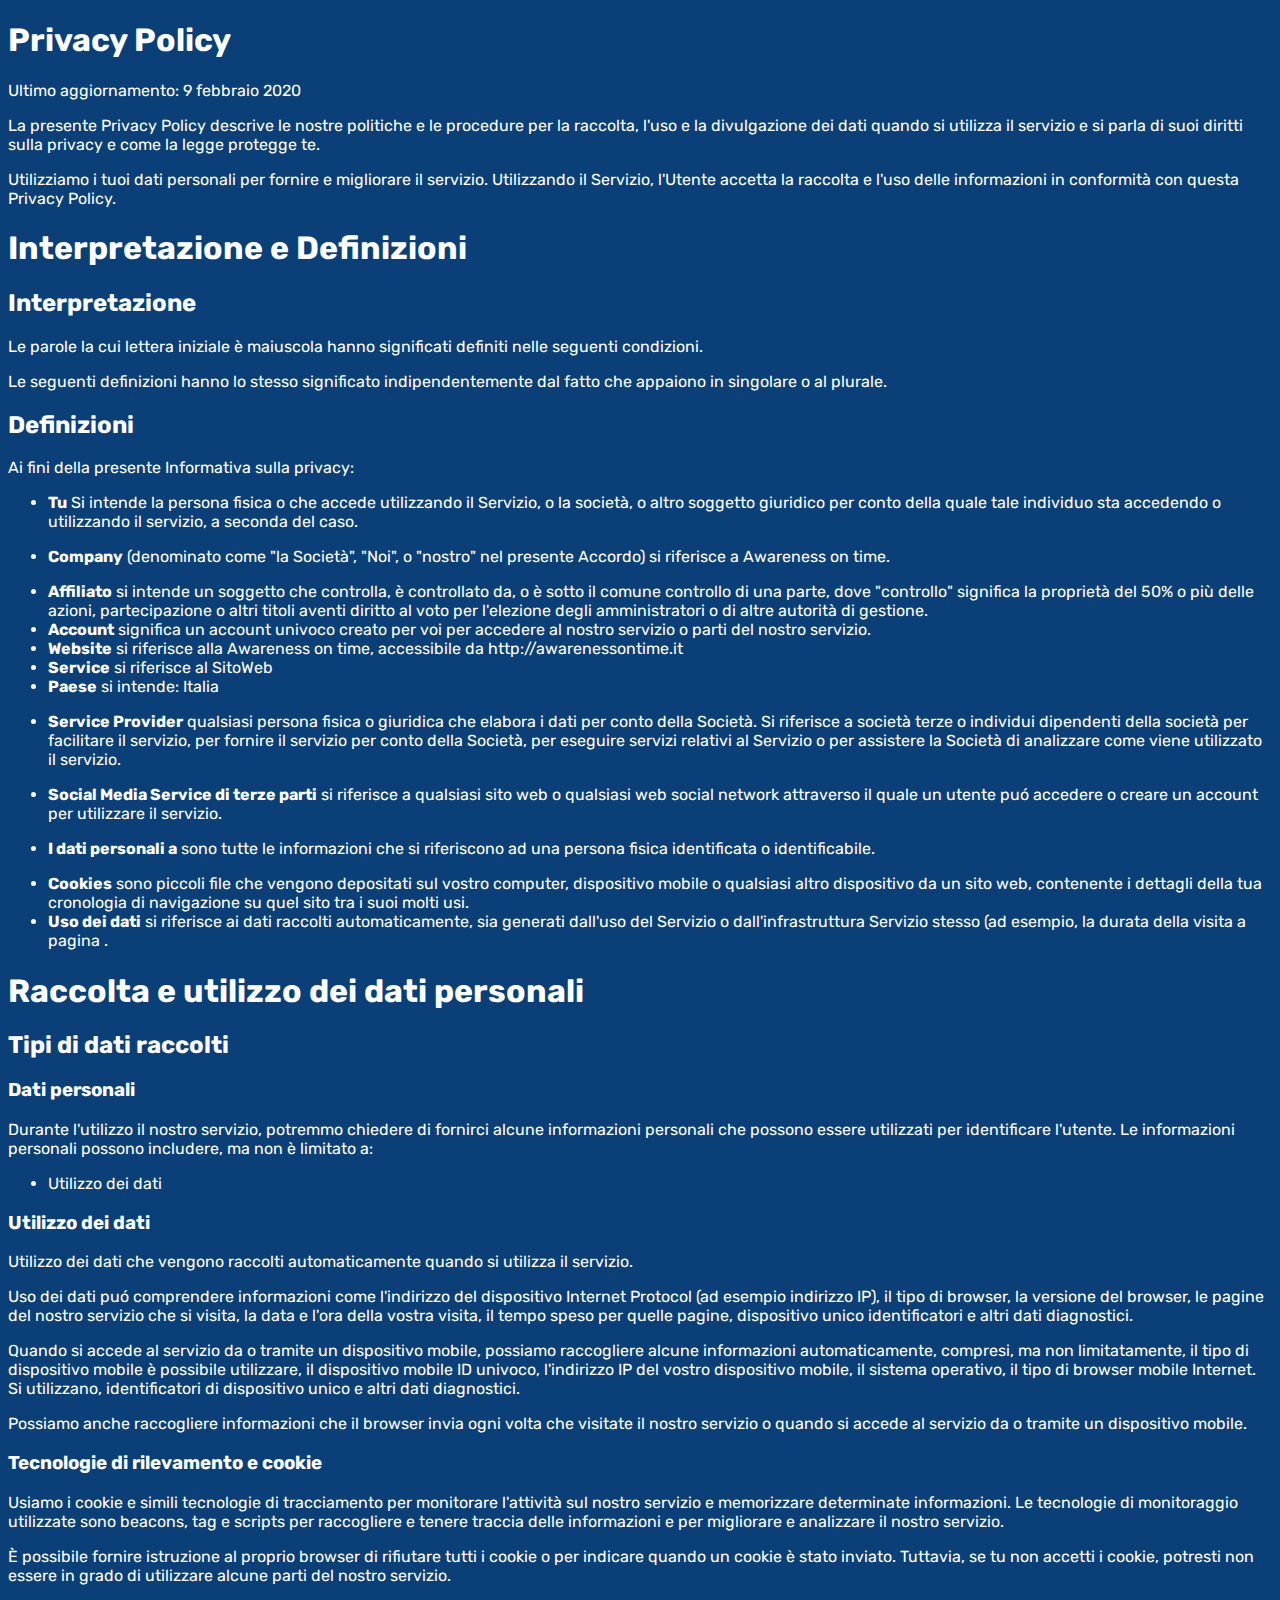
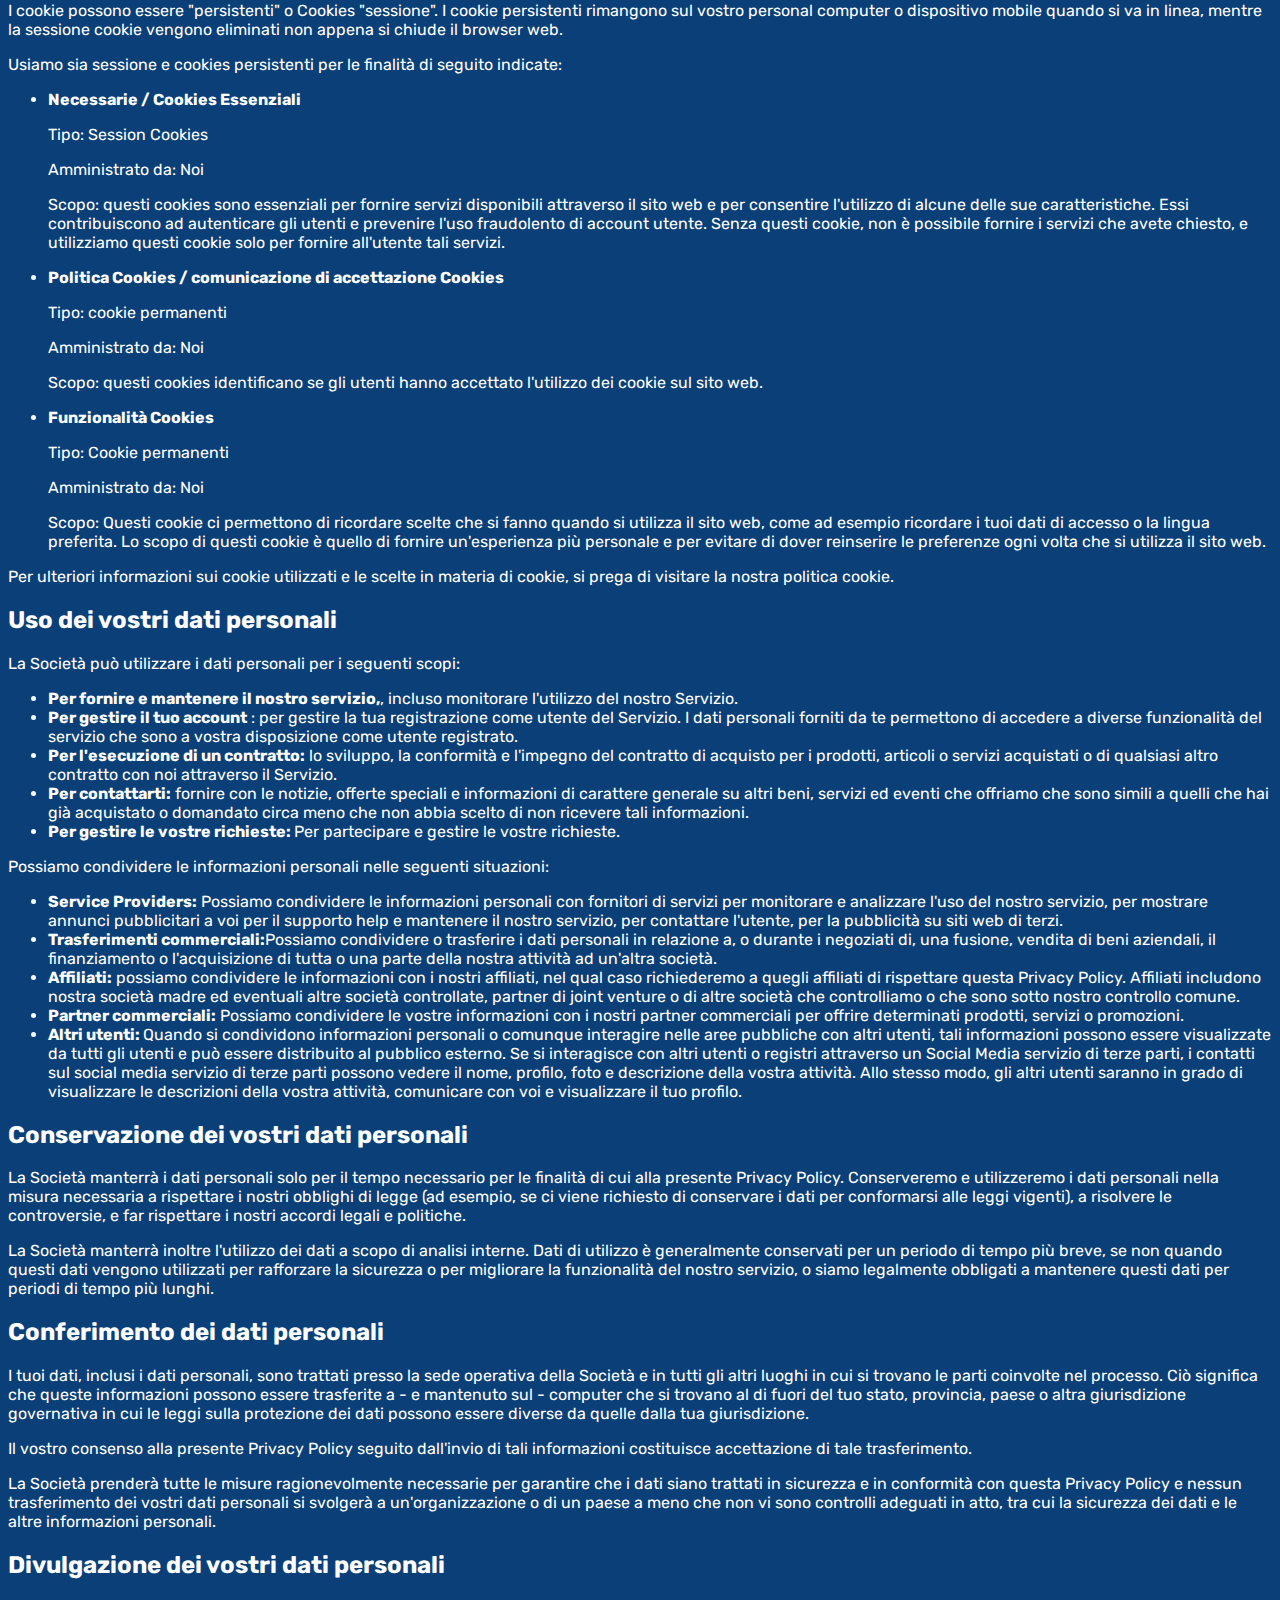
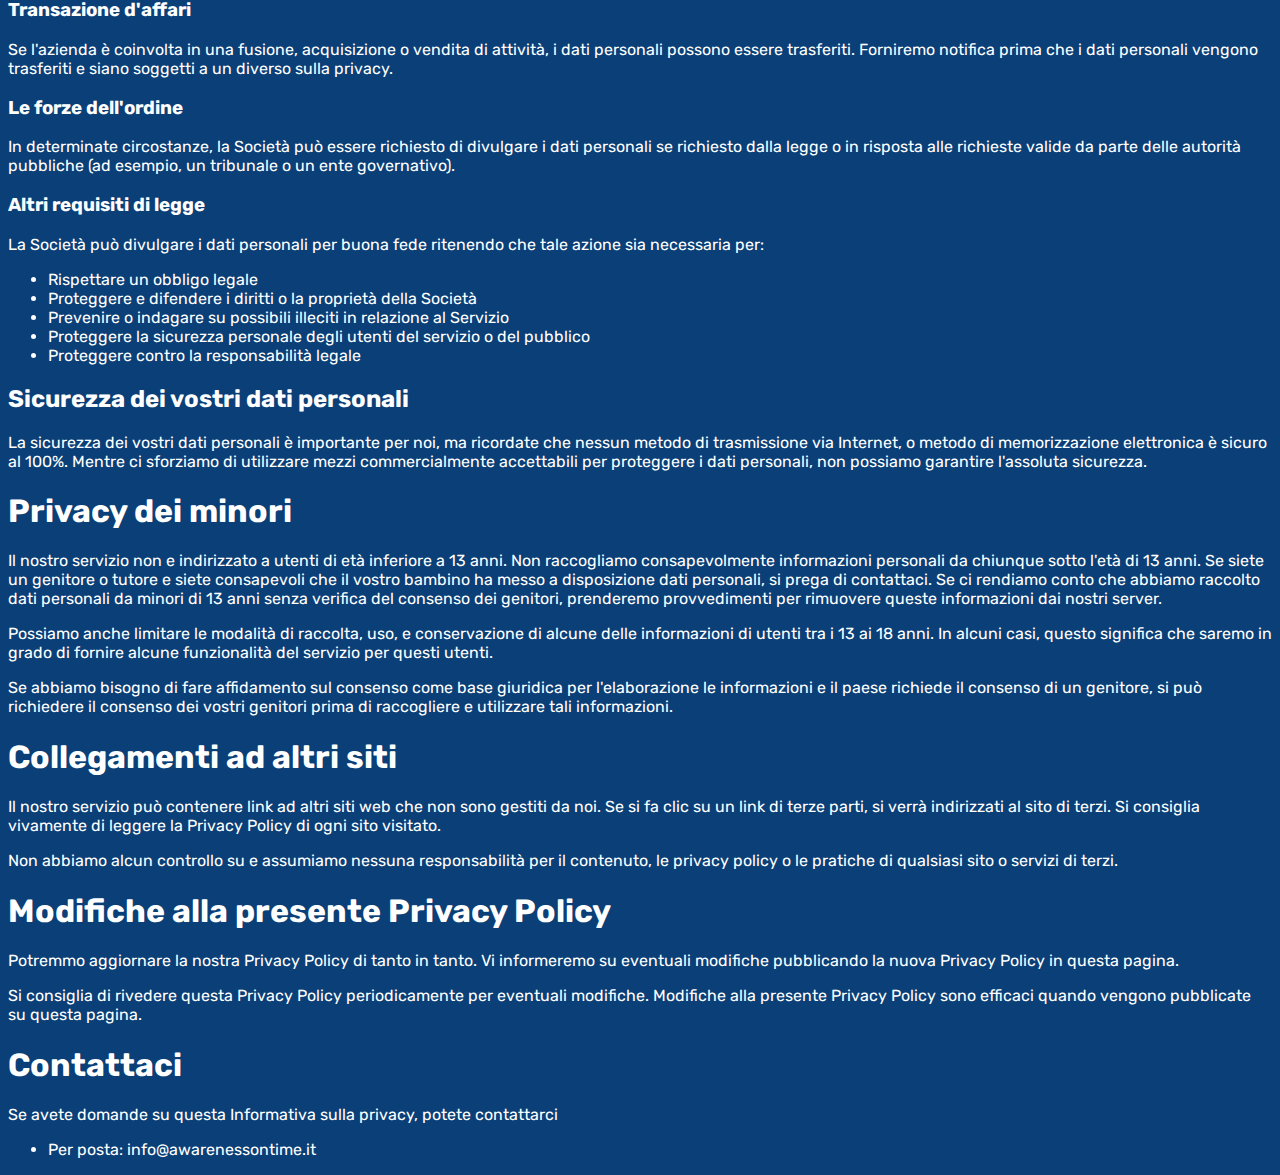
<file: website/Privacy.html>
<!doctype html>
<html>
<!--Parte non visibile-->
<head>

	<meta http-equiv="Content-Type" content="text/html; charset=UTF-8">

	<!--Si definisce in quale lingua Ã¨ scritto il documento-->
	<meta http-equiv="language" content="italian">

	<title>Awareness on time</title>

	<!--Parole chiave per ricercare il sito facilmente-->
	<meta name="keywords" content="awareness on time, awareness, time, cibo, allergia alimentare, intolleranza alimentare, celiachia, patologie alimentari, italia"/>

	<!--Descrizione del sito-->
	<meta name="description" content="Data Visualization patologie alimentari"/>

	<!--Autore del sito-->
	<meta name="author" content="Lucilla Cesaroni, Emanuele Pizzuti, Serena Vizzini"/>

	<!--Stile della privacy-->
    <link href="css/stileprivacy.css" rel="stylesheet" type="text/css" media="all">
    
	<!--Google fonts-->
    <link href="https://fonts.googleapis.com/css?family=Rubik:300,300i,400,400i,500,500i,700,700i,900,900i&display=swap" rel="stylesheet">

    <!--favicon-->
    <link rel="icon" href="img/favicon.png"/>

</head>

<body>
    
<h1>Privacy Policy</h1>

<p>Ultimo aggiornamento: 9 febbraio 2020</p>

<p>La presente Privacy Policy descrive le nostre politiche e le procedure per la raccolta, l'uso e la divulgazione dei dati quando si utilizza il servizio e si parla di suoi diritti sulla privacy e come la legge protegge te.</p>

<p>Utilizziamo i tuoi dati personali per fornire e migliorare il servizio. Utilizzando il Servizio, l'Utente accetta la raccolta e l'uso delle informazioni in conformit&agrave; con questa Privacy Policy.</p>

<h1>Interpretazione e Definizioni</h1>
<h2>Interpretazione</h2>
<p>Le parole la cui lettera iniziale &egrave; maiuscola hanno significati definiti nelle seguenti condizioni.</p>
<p>Le seguenti definizioni hanno lo stesso significato indipendentemente dal fatto che appaiono in singolare o al plurale.</p>

<h2>Definizioni</h2>
<p>Ai fini della presente Informativa sulla privacy:</p>
<ul>
    <li>
        <p><strong>Tu</strong> Si intende la persona fisica o che accede utilizzando il Servizio, o la societ&agrave;, o altro soggetto giuridico per conto della quale tale individuo sta accedendo o utilizzando il servizio, a seconda del caso.</p>
          </li>
    <li>
        <p><strong>Company</strong> (denominato come "la Societ&agrave;", "Noi", o "nostro" nel presente Accordo) si riferisce a Awareness on time.</p>
          </li>
      <li><strong>Affiliato</strong> si intende un soggetto che controlla, &egrave; controllato da, o &egrave; sotto il comune controllo di una parte, dove "controllo" significa la propriet&agrave; del 50% o pi&ugrave; delle azioni, partecipazione o altri titoli aventi diritto al voto per l'elezione degli amministratori o di altre autorit&agrave; di gestione.</li>
    <li><strong>Account</strong> significa un account univoco creato per voi per accedere al nostro servizio o parti del nostro servizio.</li>
  <li><strong>Website</strong> si riferisce alla Awareness on time, accessibile da http://awarenessontime.it</li>        <li><strong>Service</strong> si riferisce al SitoWeb</li>
      <li><strong>Paese</strong> si intende: Italia</li>
    <li>
        <p><strong>Service Provider</strong> qualsiasi persona fisica o giuridica che elabora i dati per conto della Societ&agrave;. Si riferisce a societ&agrave; terze o individui dipendenti della societ&agrave; per facilitare il servizio, per fornire il servizio per conto della Societ&agrave;, per eseguire servizi relativi al Servizio o per assistere la Societ&agrave; di analizzare come viene utilizzato il servizio.</p>
          </li>
    <li><strong>Social Media Service di terze parti</strong> si riferisce a qualsiasi sito web o qualsiasi web social network attraverso il quale un utente pu&oacute; accedere o creare un account per utilizzare il servizio.</li>
      <li>
        <p><strong>I dati personali a</strong> sono tutte le informazioni che si riferiscono ad una persona fisica identificata o identificabile.</p>
                </li>
  <li><strong>Cookies</strong> sono piccoli file che vengono depositati sul vostro computer, dispositivo mobile o qualsiasi altro dispositivo da un sito web, contenente i dettagli della tua cronologia di navigazione su quel sito tra i suoi molti usi.</li>      <li><strong>Uso dei dati</strong> si riferisce ai dati raccolti automaticamente, sia generati dall'uso del Servizio o dall'infrastruttura Servizio stesso (ad esempio, la durata della visita a pagina .</li>
      </ul>

<h1>Raccolta e utilizzo dei dati personali</h1>
<h2>Tipi di dati raccolti</h2>

<h3>Dati personali</h3>
<p>Durante l'utilizzo il nostro servizio, potremmo chiedere di fornirci alcune informazioni personali che possono essere utilizzati per identificare l'utente. Le informazioni personali possono includere, ma non &egrave; limitato a:</p>
<ul>
              <li>Utilizzo dei dati</li>
</ul>


<h3>Utilizzo dei dati</h3>
<p>Utilizzo dei dati che vengono raccolti automaticamente quando si utilizza il servizio.</p>
<p>Uso dei dati pu&oacute; comprendere informazioni come l'indirizzo del dispositivo Internet Protocol (ad esempio indirizzo IP), il tipo di browser, la versione del browser, le pagine del nostro servizio che si visita, la data e l'ora della vostra visita, il tempo speso per quelle pagine, dispositivo unico identificatori e altri dati diagnostici.</p>
<p>Quando si accede al servizio da o tramite un dispositivo mobile, possiamo raccogliere alcune informazioni automaticamente, compresi, ma non limitatamente, il tipo di dispositivo mobile &egrave; possibile utilizzare, il dispositivo mobile ID univoco, l'indirizzo IP del vostro dispositivo mobile, il sistema operativo, il tipo di browser mobile Internet. Si utilizzano, identificatori di dispositivo unico e altri dati diagnostici.</p>
<p>Possiamo anche raccogliere informazioni che il browser invia ogni volta che visitate il nostro servizio o quando si accede al servizio da o tramite un dispositivo mobile.</p>



    <h3>Tecnologie di rilevamento e cookie</h3>
    <p>Usiamo i cookie e simili tecnologie di tracciamento per monitorare l'attivit&agrave; sul nostro servizio e memorizzare determinate informazioni. Le tecnologie di monitoraggio utilizzate sono beacons, tag e scripts per raccogliere e tenere traccia delle informazioni e per migliorare e analizzare il nostro servizio.</p>
    <p>&Egrave; possibile fornire istruzione al proprio browser di rifiutare tutti i cookie o per indicare quando un cookie &egrave; stato inviato. Tuttavia, se tu non accetti i cookie, potresti non essere in grado di utilizzare alcune parti del nostro servizio.</p>
    <p>I cookie possono essere &quot;persistenti&quot; o Cookies &quot;sessione&quot;. I cookie persistenti rimangono sul vostro personal computer o dispositivo mobile quando si va in linea, mentre la sessione cookie vengono eliminati non appena si chiude il browser web.</p>
    <p>Usiamo sia sessione e cookies persistenti per le finalit&agrave; di seguito indicate:</p>
    <ul>
        <li>
            <p><strong>Necessarie / Cookies Essenziali </strong>
            <p>Tipo: Session Cookies</p>
            <p>Amministrato da: Noi</p>
            <p>Scopo: questi cookies sono essenziali per fornire servizi disponibili attraverso il sito web e per consentire l'utilizzo di alcune delle sue caratteristiche. Essi contribuiscono ad autenticare gli utenti e prevenire l'uso fraudolento di account utente. Senza questi cookie, non &egrave; possibile fornire i servizi che avete chiesto, e utilizziamo questi cookie solo per fornire all'utente tali servizi.</p>
        </li>
        <li>
            <p><strong>Politica Cookies / comunicazione di accettazione Cookies</strong></p>
            <p>Tipo: cookie permanenti</p>
            <p>Amministrato da: Noi</p>
            <p>Scopo: questi cookies identificano se gli utenti hanno accettato l'utilizzo dei cookie sul sito web.</p>
        </li>
        <li>
            <p><strong>Funzionalit&agrave; Cookies</strong></p>
            <p>Tipo: Cookie permanenti</p>
            <p>Amministrato da: Noi</p>
            <p>Scopo: Questi cookie ci permettono di ricordare scelte che si fanno quando si utilizza il sito web, come ad esempio ricordare i tuoi dati di accesso o la lingua preferita. Lo scopo di questi cookie è quello di fornire un'esperienza pi&ugrave; personale e per evitare di dover reinserire le preferenze ogni volta che si utilizza il sito web.</p>
        </li>
                </ul>
    <p>Per ulteriori informazioni sui cookie utilizzati e le scelte in materia di cookie, si prega di visitare la nostra politica cookie.</p>

<h2>Uso dei vostri dati personali</h2>
<p>La Societ&agrave; può utilizzare i dati personali per i seguenti scopi:</p>
<ul>
    <li><strong>Per fornire e mantenere il nostro servizio,</strong>, incluso monitorare l'utilizzo del nostro Servizio.</li>
    <li><strong>Per gestire il tuo account</strong> : per gestire la tua registrazione come utente del Servizio. I dati personali forniti da te permettono di accedere a diverse funzionalit&agrave; del servizio che sono a vostra disposizione come utente registrato.</li>
    <li><strong>Per l'esecuzione di un contratto:</strong> lo sviluppo, la conformit&agrave; e l'impegno del contratto di acquisto per i prodotti, articoli o servizi acquistati o di qualsiasi altro contratto con noi attraverso il Servizio.</li>
    <li><strong>Per contattarti:</strong> fornire con le notizie, offerte speciali e informazioni di carattere generale su altri beni, servizi ed eventi che offriamo che sono simili a quelli che hai gi&agrave; acquistato o domandato circa meno che non abbia scelto di non ricevere tali informazioni.</li>
    <li><strong>Per gestire le vostre richieste: </strong> Per partecipare e gestire le vostre richieste.</li>
</ul>

<p>Possiamo condividere le informazioni personali nelle seguenti situazioni:</p>

<ul>
    <li><strong>Service Providers:</strong> Possiamo condividere le informazioni personali con fornitori di servizi per monitorare e analizzare l'uso del nostro servizio, per mostrare annunci pubblicitari a voi per il supporto help e mantenere il nostro servizio, per contattare l'utente, per la pubblicit&agrave; su siti web di terzi.</li>
    <li><strong>Trasferimenti commerciali:</strong>Possiamo condividere o trasferire i dati personali in relazione a, o durante i negoziati di, una fusione, vendita di beni aziendali, il finanziamento o l'acquisizione di tutta o una parte della nostra attivit&agrave; ad un'altra societ&agrave;.</li>
    <li><strong>Affiliati:</strong> possiamo condividere le informazioni con i nostri affiliati, nel qual caso richiederemo a quegli affiliati di rispettare questa Privacy Policy. Affiliati includono nostra societ&agrave; madre ed eventuali altre societ&agrave; controllate, partner di joint venture o di altre societ&agrave; che controlliamo o che sono sotto nostro controllo comune.</li>
    <li><strong>Partner commerciali:</strong> Possiamo condividere le vostre informazioni con i nostri partner commerciali per offrire determinati prodotti, servizi o promozioni.</li>
    <li><strong>Altri utenti: </strong> Quando si condividono informazioni personali o comunque interagire nelle aree pubbliche con altri utenti, tali informazioni possono essere visualizzate da tutti gli utenti e pu&ograve; essere distribuito al pubblico esterno. Se si interagisce con altri utenti o registri attraverso un Social Media servizio di terze parti, i contatti sul social media servizio di terze parti possono vedere il nome, profilo, foto e descrizione della vostra attivit&agrave;. Allo stesso modo, gli altri utenti saranno in grado di visualizzare le descrizioni della vostra attivit&agrave;, comunicare con voi e visualizzare il tuo profilo.</li>
</ul>

<h2>Conservazione dei vostri dati personali</h2>
<p>La Societ&agrave manterr&agrave; i dati personali solo per il tempo necessario per le finalit&agrave; di cui alla presente Privacy Policy. Conserveremo e utilizzeremo i dati personali nella misura necessaria a rispettare i nostri obblighi di legge (ad esempio, se ci viene richiesto di conservare i dati per conformarsi alle leggi vigenti), a risolvere le controversie, e far rispettare i nostri accordi legali e politiche.</p>
<p>La Societ&agrave manterr&agrave; inoltre l'utilizzo dei dati a scopo di analisi interne. Dati di utilizzo &egrave generalmente conservati per un periodo di tempo pi&ugrave; breve, se non quando questi dati vengono utilizzati per rafforzare la sicurezza o per migliorare la funzionalit&agrave del nostro servizio, o siamo legalmente obbligati a mantenere questi dati per periodi di tempo pi&ugrave; lunghi.</p>

<h2>Conferimento dei dati personali</h2>
<p>I tuoi dati, inclusi i dati personali, sono trattati presso la sede operativa della Societ&agrave; e in tutti gli altri luoghi in cui si trovano le parti coinvolte nel processo. Ci&ograve; significa che queste informazioni possono essere trasferite a - e mantenuto sul - computer che si trovano al di fuori del tuo stato, provincia, paese o altra giurisdizione governativa in cui le leggi sulla protezione dei dati possono essere diverse da quelle dalla tua giurisdizione.</p>
<p>Il vostro consenso alla presente Privacy Policy seguito dall'invio di tali informazioni costituisce accettazione di tale trasferimento.</p>
<p>La Societ&agrave; prender&agrave; tutte le misure ragionevolmente necessarie per garantire che i dati siano trattati in sicurezza e in conformit&agrave; con questa Privacy Policy e nessun trasferimento dei vostri dati personali si svolger&agrave; a un'organizzazione o di un paese a meno che non vi sono controlli adeguati in atto, tra cui la sicurezza dei dati e le altre informazioni personali.</p>

<h2>Divulgazione dei vostri dati personali</h2>
<h3>Transazione d'affari</h3>
<p>Se l'azienda &egrave; coinvolta in una fusione, acquisizione o vendita di attivit&agrave;, i dati personali possono essere trasferiti. Forniremo notifica prima che i dati personali vengono trasferiti e siano soggetti a un diverso sulla privacy.</p>
<h3>Le forze dell'ordine</h3>
<p>In determinate circostanze, la Societ&agrave; pu&ograve; essere richiesto di divulgare i dati personali se richiesto dalla legge o in risposta alle richieste valide da parte delle autorit&agrave; pubbliche (ad esempio, un tribunale o un ente governativo).</p>
<h3>Altri requisiti di legge</h3>
<p>La Societ&agrave; pu&ograve; divulgare i dati personali per buona fede ritenendo che tale azione sia necessaria per:</p>
<ul>
    <li>Rispettare un obbligo legale</li>
    <li>Proteggere e difendere i diritti o la propriet&agrave; della Societ&agrave;</li>
    <li>Prevenire o indagare su possibili illeciti in relazione al Servizio</li>
    <li>Proteggere la sicurezza personale degli utenti del servizio o del pubblico</li>
    <li>Proteggere contro la responsabilit&agrave; legale</li>
</ul>

<h2>Sicurezza dei vostri dati personali</h2>
<p>La sicurezza dei vostri dati personali &egrave; importante per noi, ma ricordate che nessun metodo di trasmissione via Internet, o metodo di memorizzazione elettronica &egrave; sicuro al 100%. Mentre ci sforziamo di utilizzare mezzi commercialmente accettabili per proteggere i dati personali, non possiamo garantire l'assoluta sicurezza.</p>






    <h1>Privacy dei minori</h1>
    <p>Il nostro servizio non e indirizzato a utenti di et&agrave; inferiore a 13 anni. Non raccogliamo consapevolmente informazioni personali da chiunque sotto l'et&agrave; di 13 anni. Se siete un genitore o tutore e siete consapevoli che il vostro bambino ha messo a disposizione dati personali, si prega di contattaci. Se ci rendiamo conto che abbiamo raccolto dati personali da minori di 13 anni senza verifica del consenso dei genitori, prenderemo provvedimenti per rimuovere queste informazioni dai nostri server.</p>
    <p>Possiamo anche limitare le modalit&agrave; di raccolta, uso, e conservazione di alcune delle informazioni di utenti tra i 13 ai 18 anni. In alcuni casi, questo significa che saremo in grado di fornire alcune funzionalit&agrave; del servizio per questi utenti.</p>
    <p>Se abbiamo bisogno di fare affidamento sul consenso come base giuridica per l'elaborazione le informazioni e il paese richiede il consenso di un genitore, si pu&ograve; richiedere il consenso dei vostri genitori prima di raccogliere e utilizzare tali informazioni.</p>


<h1>Collegamenti ad altri siti</h1>
<p>Il nostro servizio pu&ograve; contenere link ad altri siti web che non sono gestiti da noi. Se si fa clic su un link di terze parti, si verr&agrave; indirizzati al sito di terzi. Si consiglia vivamente di leggere la Privacy Policy di ogni sito visitato.</p>
<p>Non abbiamo alcun controllo su e assumiamo nessuna responsabilit&agrave; per il contenuto, le privacy policy o le pratiche di qualsiasi sito o servizi di terzi.</p>

<h1>Modifiche alla presente Privacy Policy</h1>
<p>Potremmo aggiornare la nostra Privacy Policy di tanto in tanto. Vi informeremo su eventuali modifiche pubblicando la nuova Privacy Policy in questa pagina.</p>
<p>Si consiglia di rivedere questa Privacy Policy periodicamente per eventuali modifiche. Modifiche alla presente Privacy Policy sono efficaci quando vengono pubblicate su questa pagina.</p>


<h1>Contattaci</h1>
<p>Se avete domande su questa Informativa sulla privacy, potete contattarci</p>
<ul>
              <li>Per posta: info@awarenessontime.it</li>
  </ul>
    
</body>

</html>
</file>
<file: website/css/stileregioni2015.css>
body {
    background: #FFF8F3;
}

img {
    width: 10%;
    padding: 20px 20px;
}

.map svg {
    height: auto;
    width: 50%;
    display:block;
    margin: 0 auto;
/*    z-index:1;*/
}
        
.map g {
    fill: #FFF8F3;
    stroke: #00b0ac;
    stroke-width: 1px;
}

.map g:hover {
  fill: #00b0ac !important;
  cursor: help;
}

/*
.map g:hover circle {
  display: none;
}
*/

.st1 {
    fill: #00B0AC;
    stroke: none;
}

.info_panel {
  background-color: rgba(255,255,255, .8);
  padding: 15px;
  font-size: 1em;
  font-family: 'Rubik', sans-serif;
  position: absolute;
  border: 1px solid #333;
    border-radius: 4px;
  color: #333;
  white-space: nowrap;
}

.info_panel::first-line {
  font-weight: bold;
}
</file>
<file: website/css/stileregioni2016.css>
body {
    background: #FFF8F3;
}

img {
    width: 10%;
    padding: 20px 20px;
}

.map svg {
    height: auto;
    width: 50%;
    display:block;
    margin: 0 auto;
/*    z-index:1;*/
}
        
.map g {
    fill: #FFF8F3;
    stroke: #00b0ac;
    stroke-width: 1px;
}

.map g:hover {
  fill: #00b0ac !important;
  cursor: help;
}

/*
.map g:hover circle {
  display: none;
}
*/

.st1 {
    fill: #00B0AC;
    stroke: none;
}

.info_panel {
  background-color: rgba(255,255,255, .8);
  padding: 15px;
  font-size: 1em;
  font-family: 'Rubik', sans-serif;
  position: absolute;
  border: 1px solid #333;
    border-radius: 4px;
  color: #333;
  white-space: nowrap;
}

.info_panel::first-line {
  font-weight: bold;
}
</file>
<file: website/css/stileregioni2017.css>
body {
    background: #FFF8F3;
}

img {
    width: 10%;
    padding: 20px 20px;
}

.map svg {
    height: auto;
    width: 50%;
    display:block;
    margin: 0 auto;
/*    z-index:1;*/
}
        
.map g {
    fill: #FFF8F3;
    stroke: #00b0ac;
    stroke-width: 1px;
}

.map g:hover {
  fill: #00b0ac !important;
  cursor: help;
}

/*
.map g:hover circle {
  display: none;
}
*/

.st1 {
    fill: #00B0AC;
    stroke: none;
}

.info_panel {
  background-color: rgba(255,255,255, .8);
  padding: 15px;
  font-size: 1em;
  font-family: 'Rubik', sans-serif;
  position: absolute;
  border: 1px solid #333;
    border-radius: 4px;
  color: #333;
  white-space: nowrap;
}

.info_panel::first-line {
  font-weight: bold;
}
</file>
<file: website/css/stileregioni2020.css>
body {
    background: #FFF8F3;
}

img {
    width: 10%;
    padding: 20px 20px;
}

.map svg {
    height: auto;
    width: 50%;
    display:block;
    margin: 0 auto;
/*    z-index:1;*/
}
        
.map g {
    fill: #FFF8F3;
    stroke: #00b0ac;
    stroke-width: 1px;
}

.map g:hover {
  fill: #00b0ac !important;
  cursor: help;
}

/*
.map g:hover circle {
  display: none;
}
*/

.st1 {
    fill: #00B0AC;
    stroke: none;
}

.info_panel {
  background-color: rgba(255,255,255, .8);
  padding: 15px;
  font-size: 1em;
  font-family: 'Rubik', sans-serif;
  position: absolute;
  border: 1px solid #333;
    border-radius: 4px;
  color: #333;
  white-space: nowrap;
}

.info_panel::first-line {
  font-weight: bold;
}
</file>
<file: website/css/stileprivacy.css>
@charset "UTF-8";
/* CSS Document */

body {
	background-color: #0b3f77;
	color: white;
	font-family: 'Rubik', sans-serif;
}
</file>
